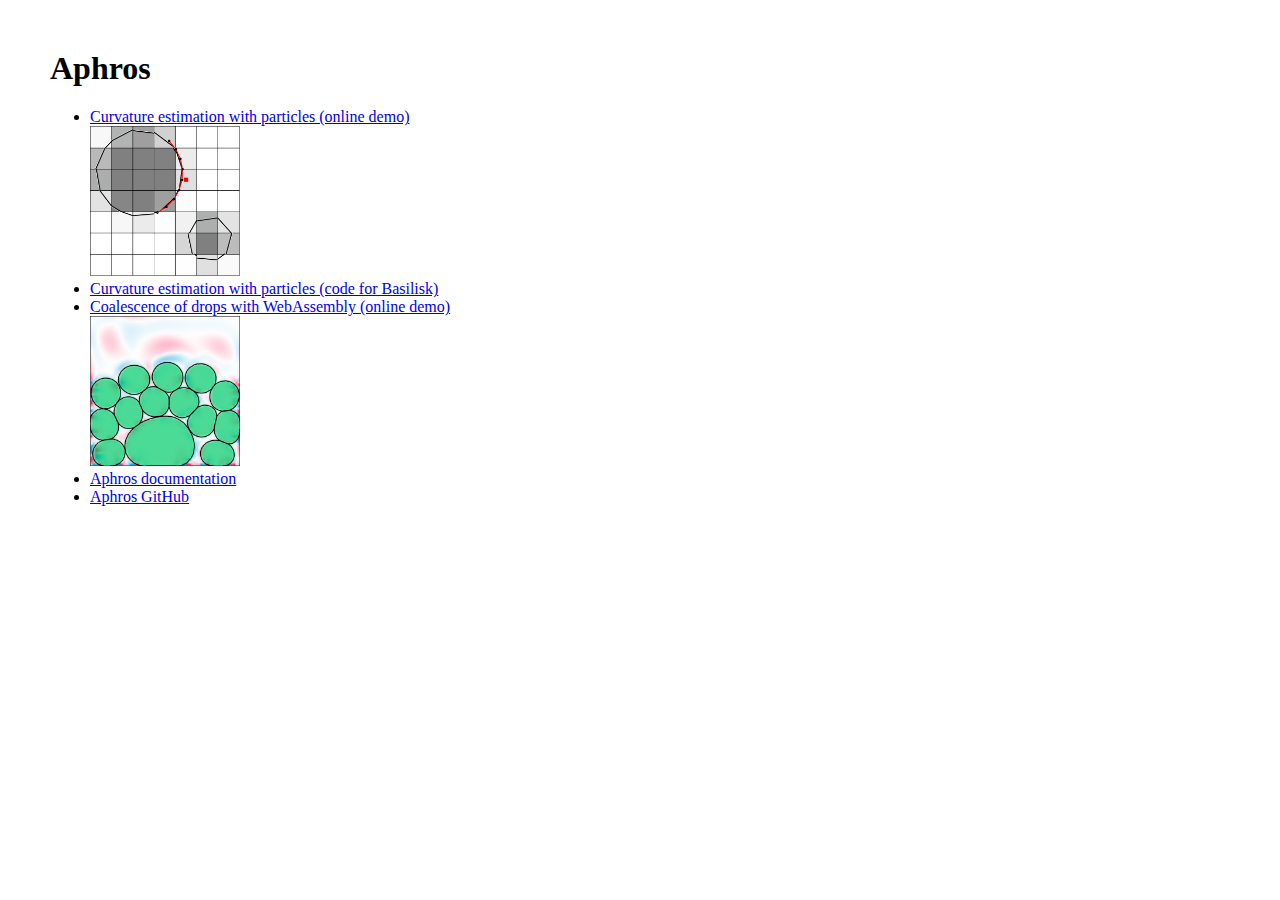
<file: index.html>
<!DOCTYPE HTML>
<html>
  <head>
    <meta charset="utf-8"/>
    <meta name="viewport" content="width=device-width, initial-scale=1.0, user-scalable=yes" />
    <link rel="canonical" href="https://cselab.github.io/aphros/index.html" />
    <style>
      body {
        margin: 50px;
      }
    </style>
  </head>
  <body>
    <h1>Aphros</h1>

    <ul>
      <li>
        <a href="curv.html">
          Curvature estimation with particles (online demo)<br>
          <img src="images/curv.png" height=150>
        </a>
      </li>
      <li>
        <a href="basilisk_partstr.zip">
          Curvature estimation with particles (code for Basilisk)
        </a>
      </li>
      <li>
        <a href="wasm/hydro.html">
          Coalescence of drops with WebAssembly (online demo)<br>
          <img src="images/hydro.png" height=150>
        </a>
      </li>
      <li>
        <a href="doc/index.html">Aphros documentation</a>
      </li>
      <li>
        <a href="https://github.com/cselab/aphros">Aphros GitHub</a>
      </li>
    </ul>
  </body>
</html>
</file>
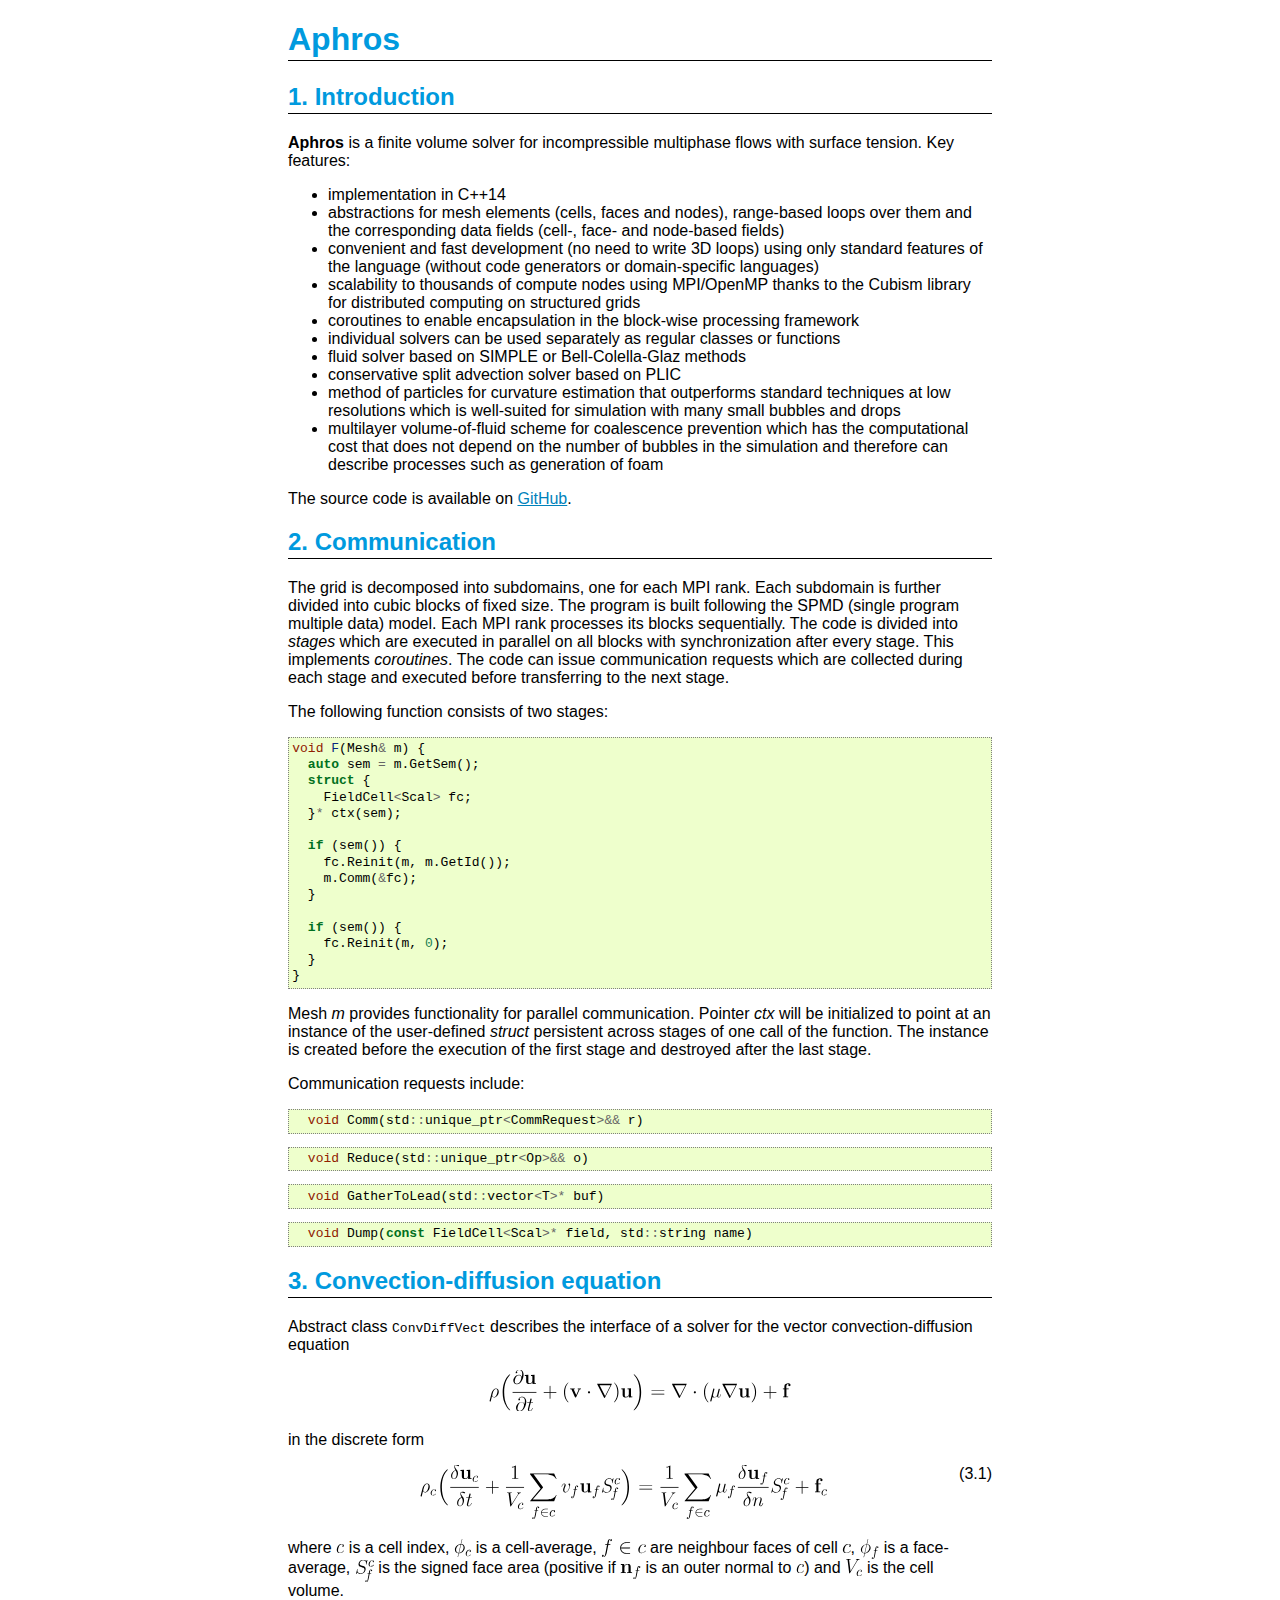
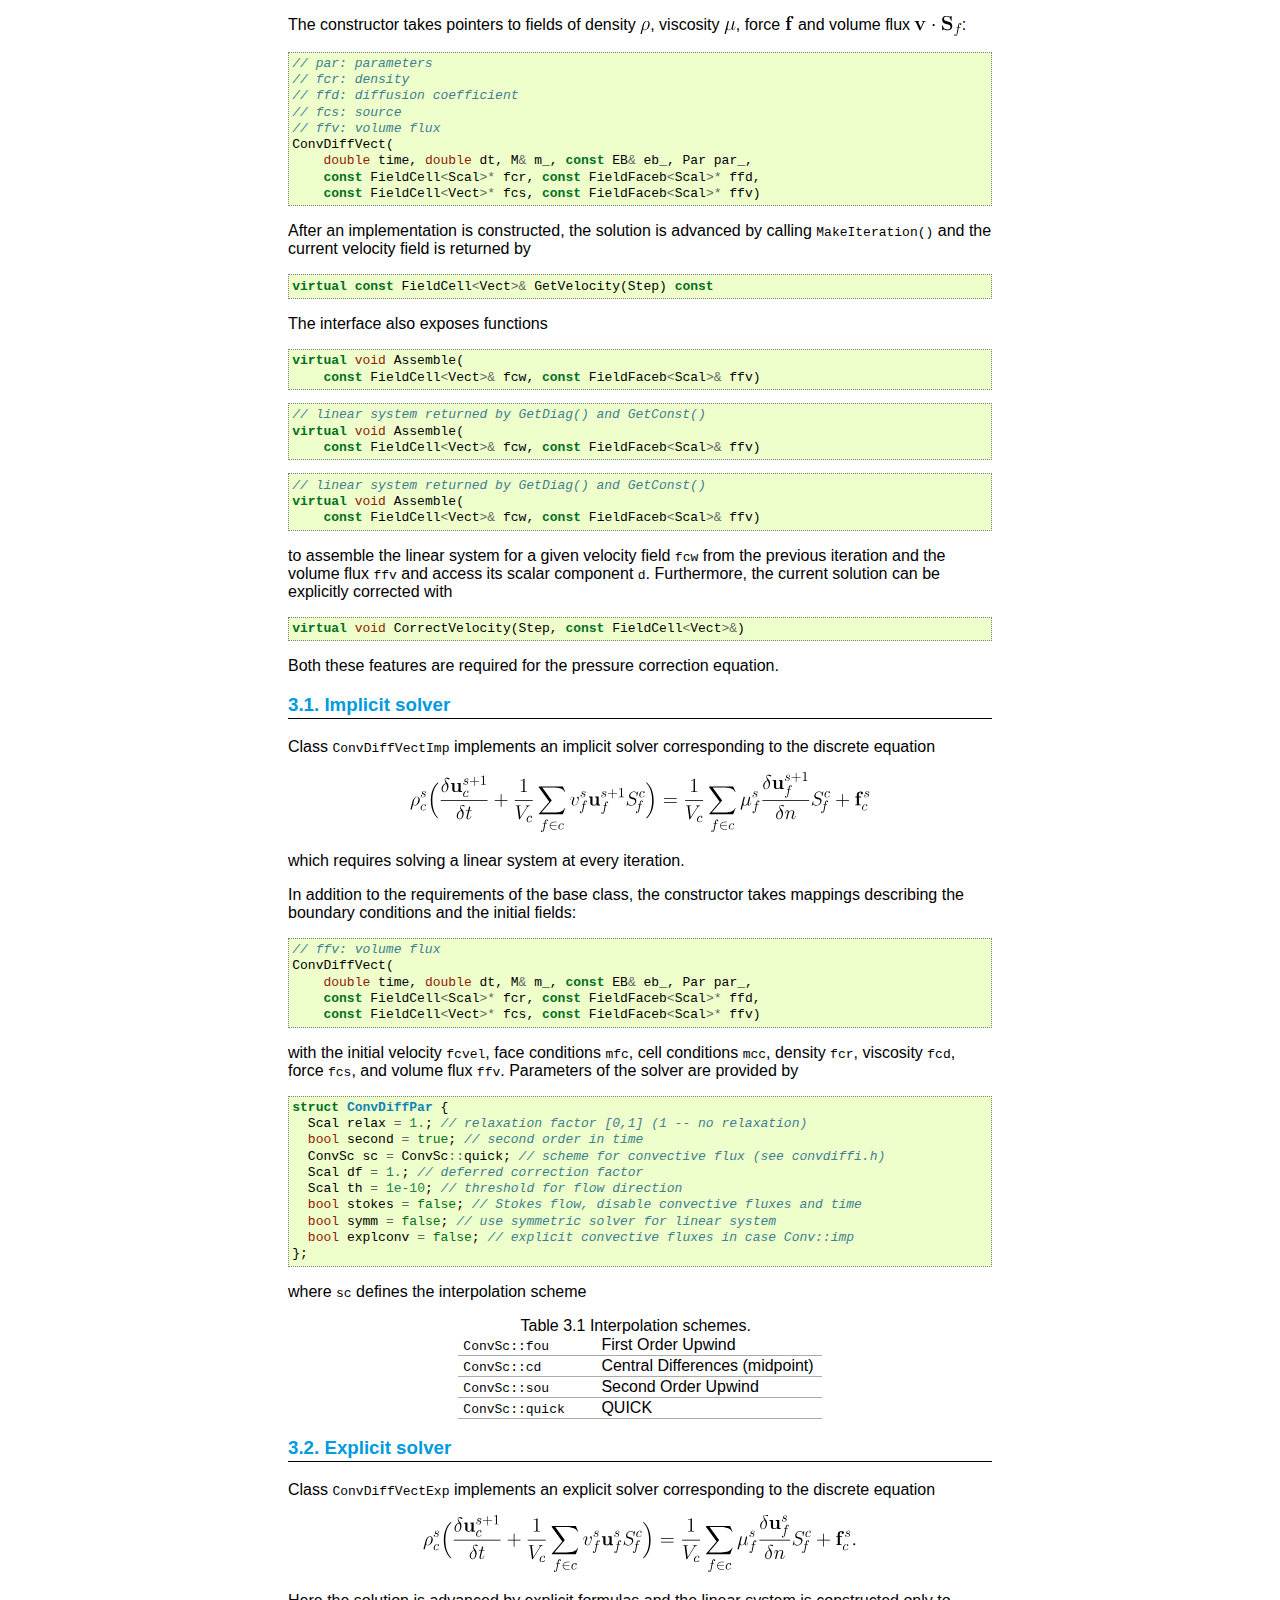
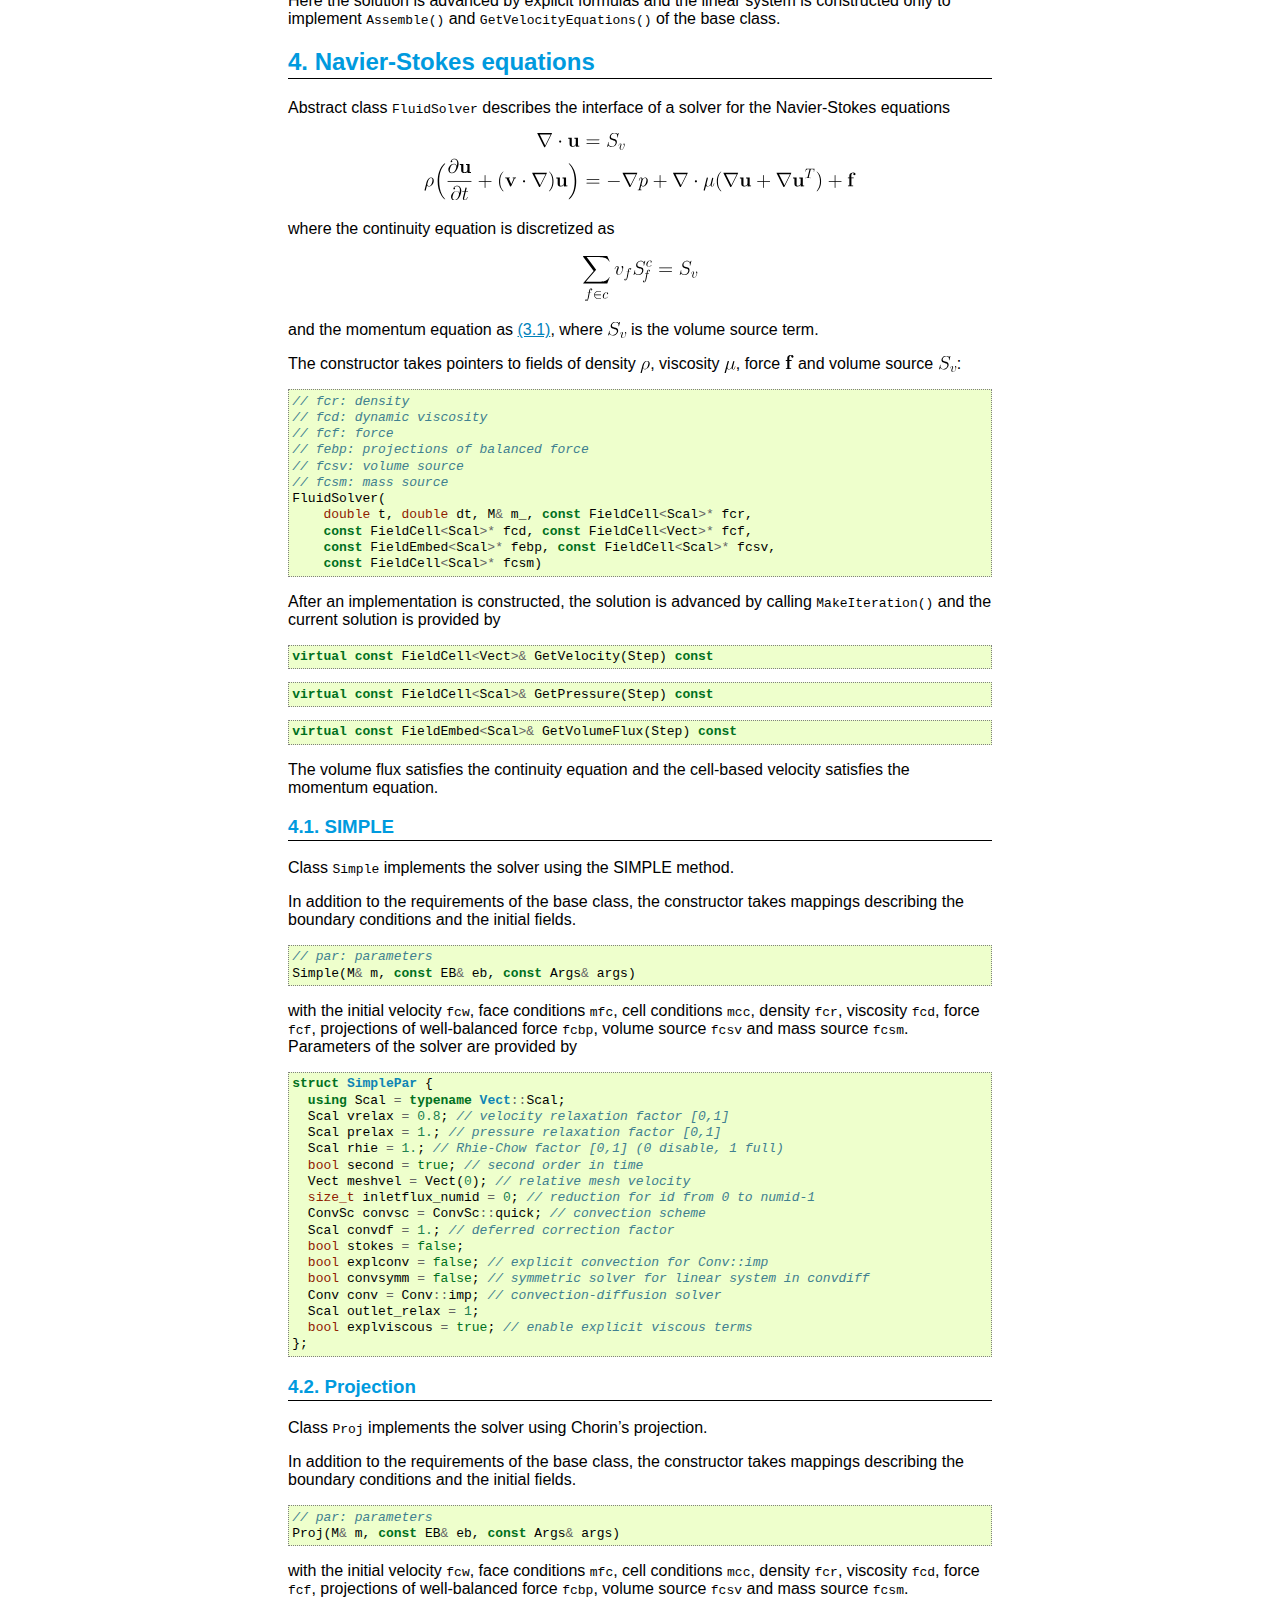
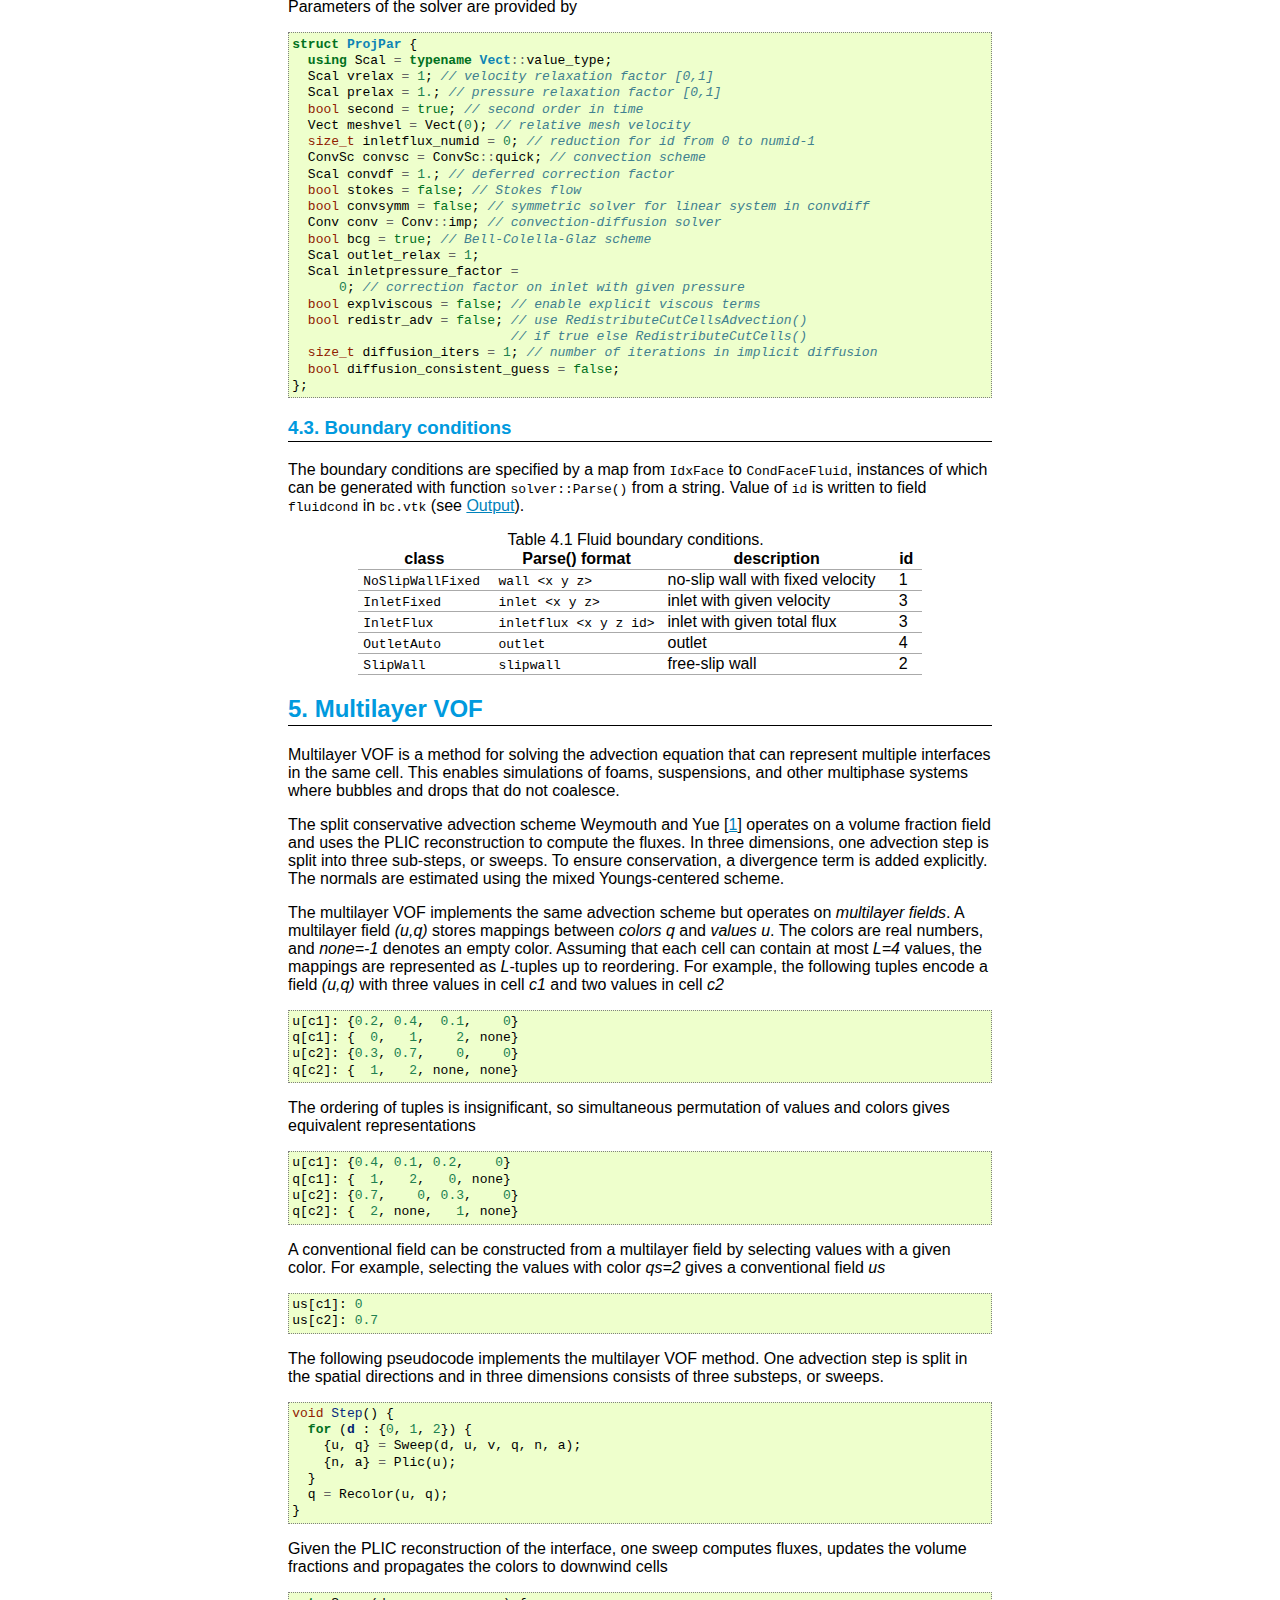
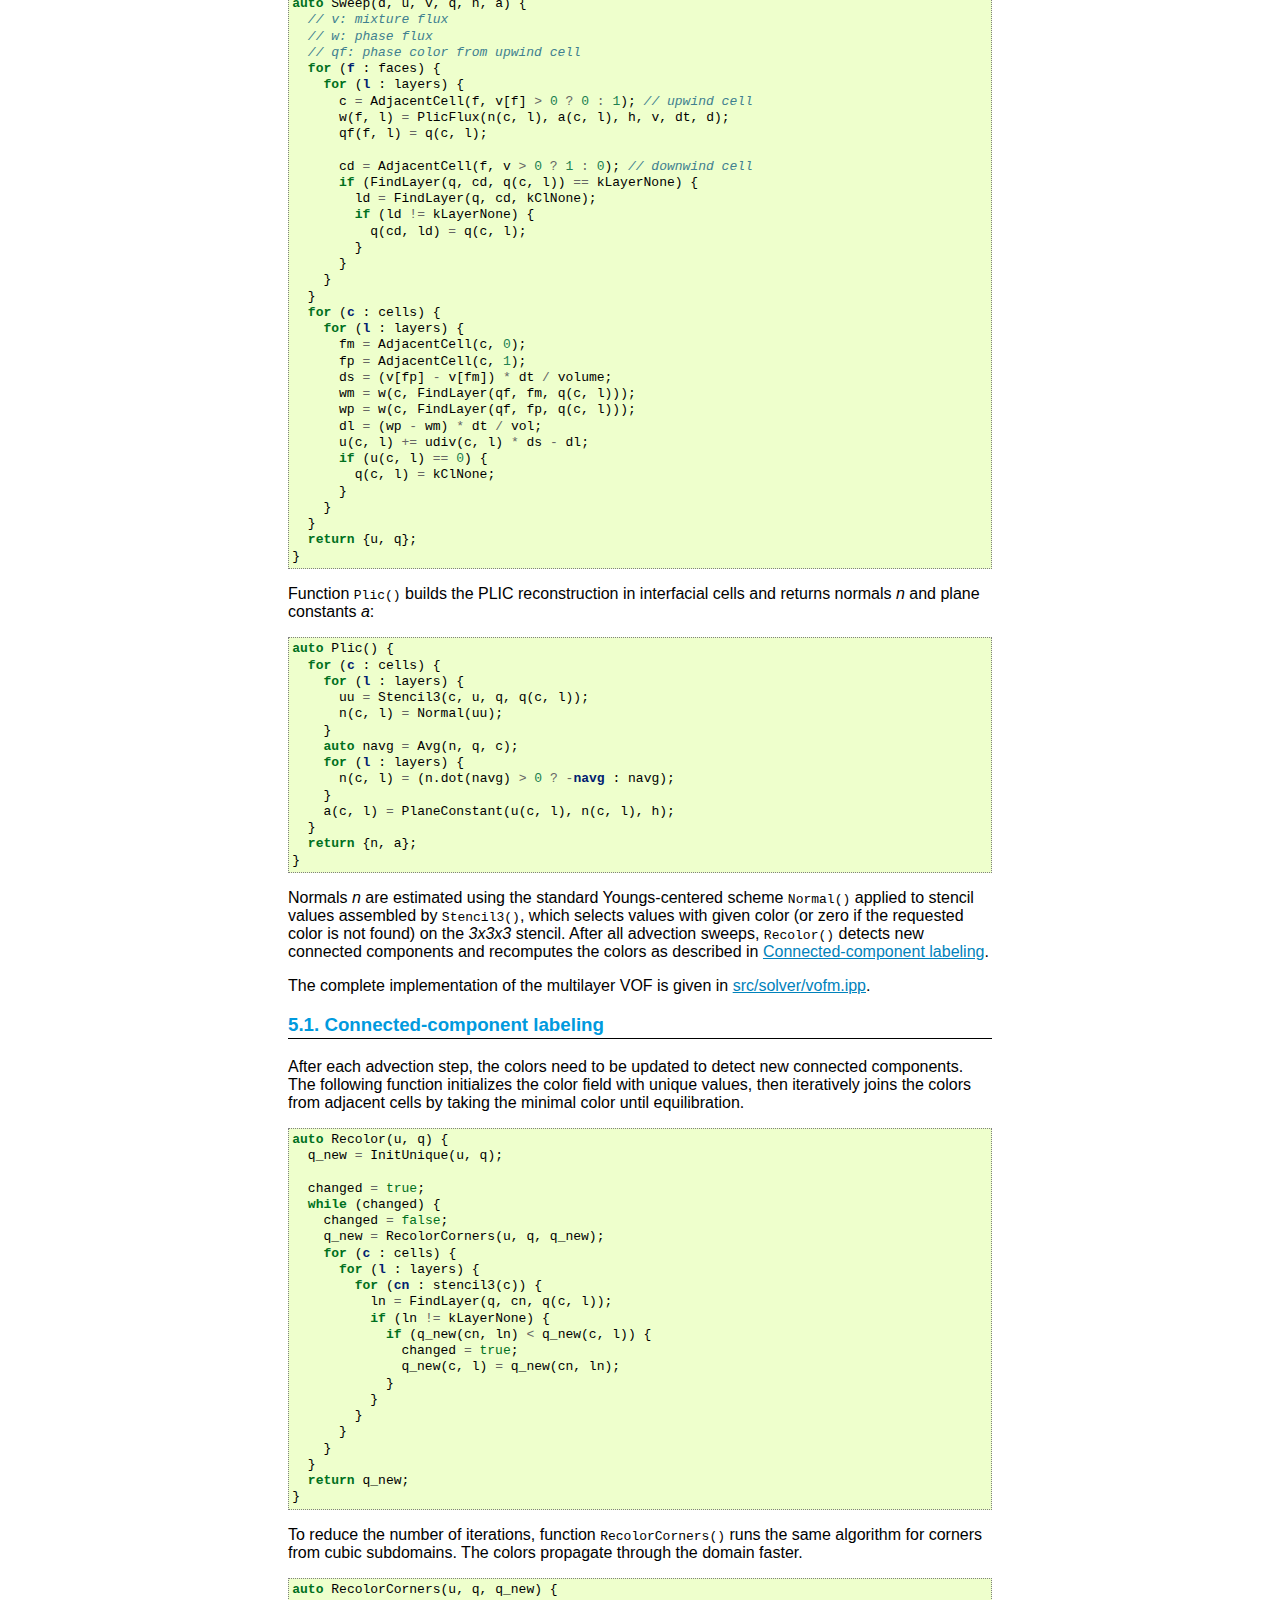
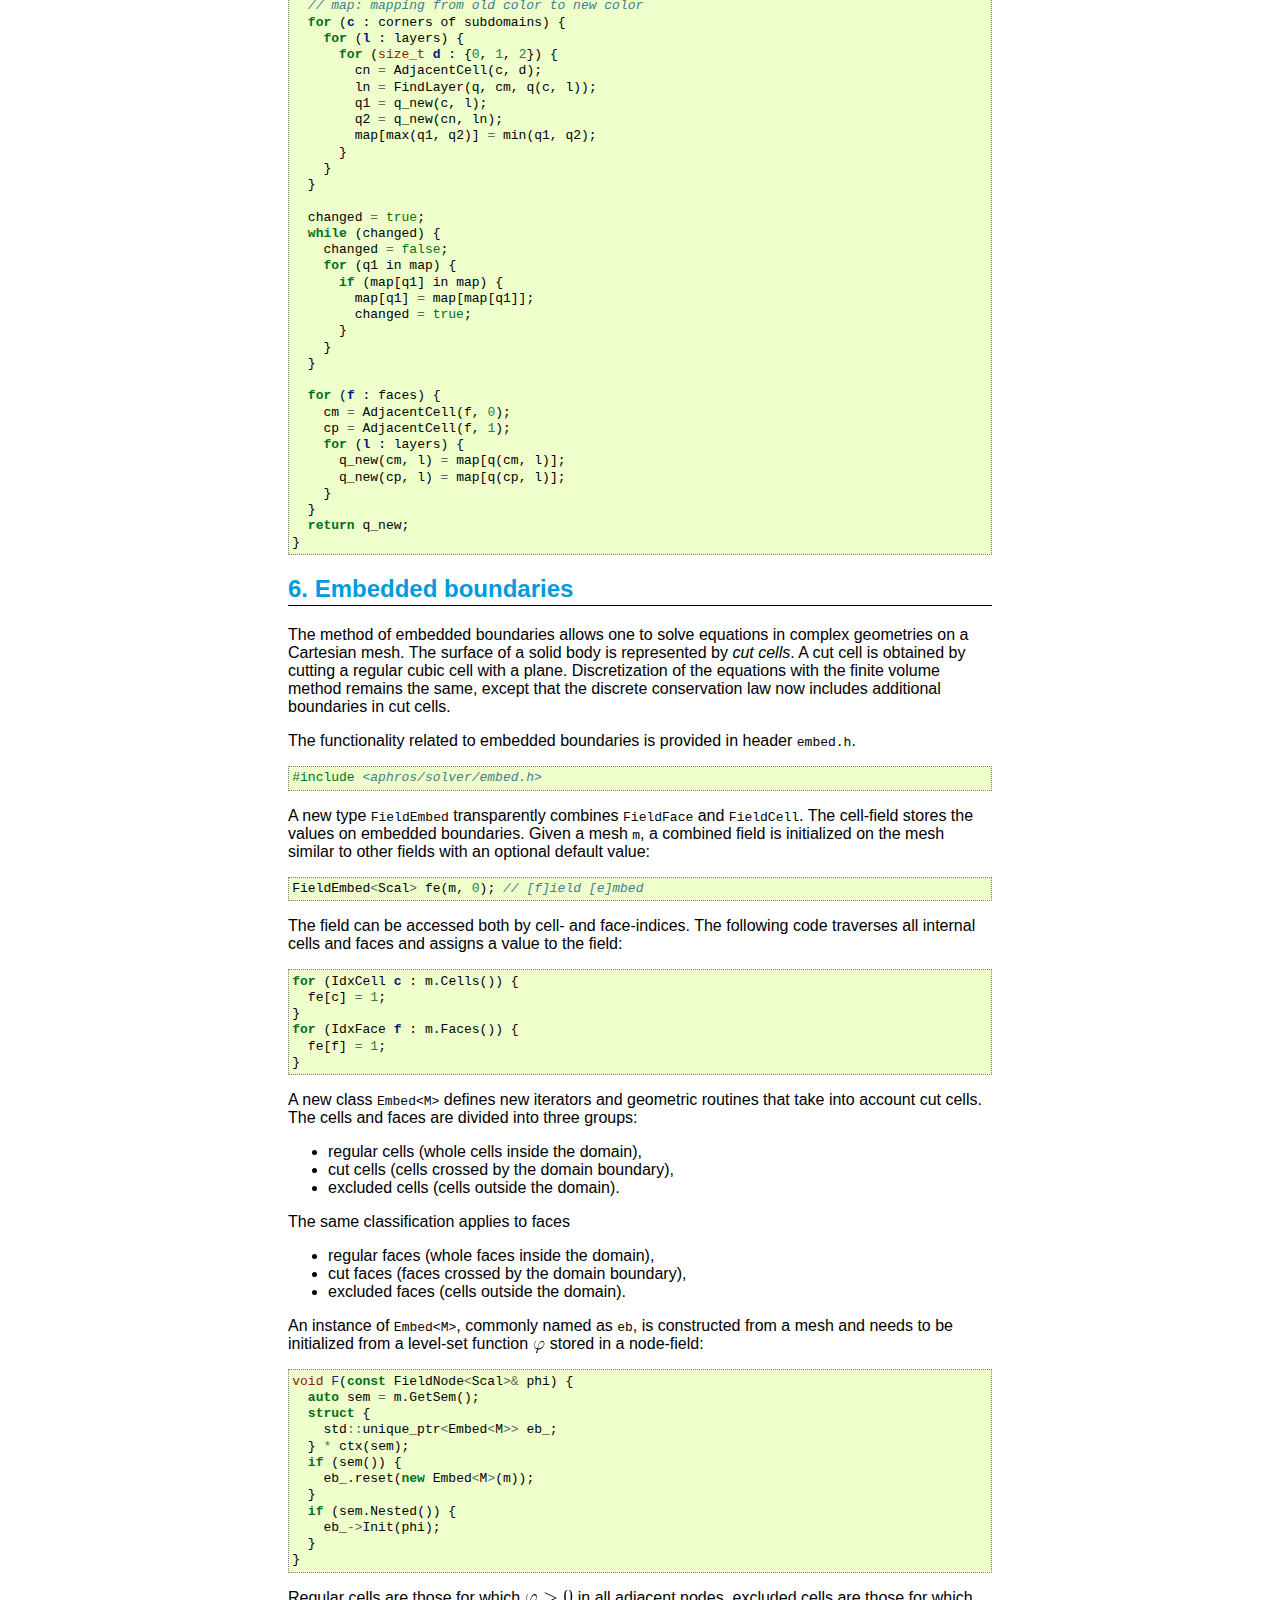
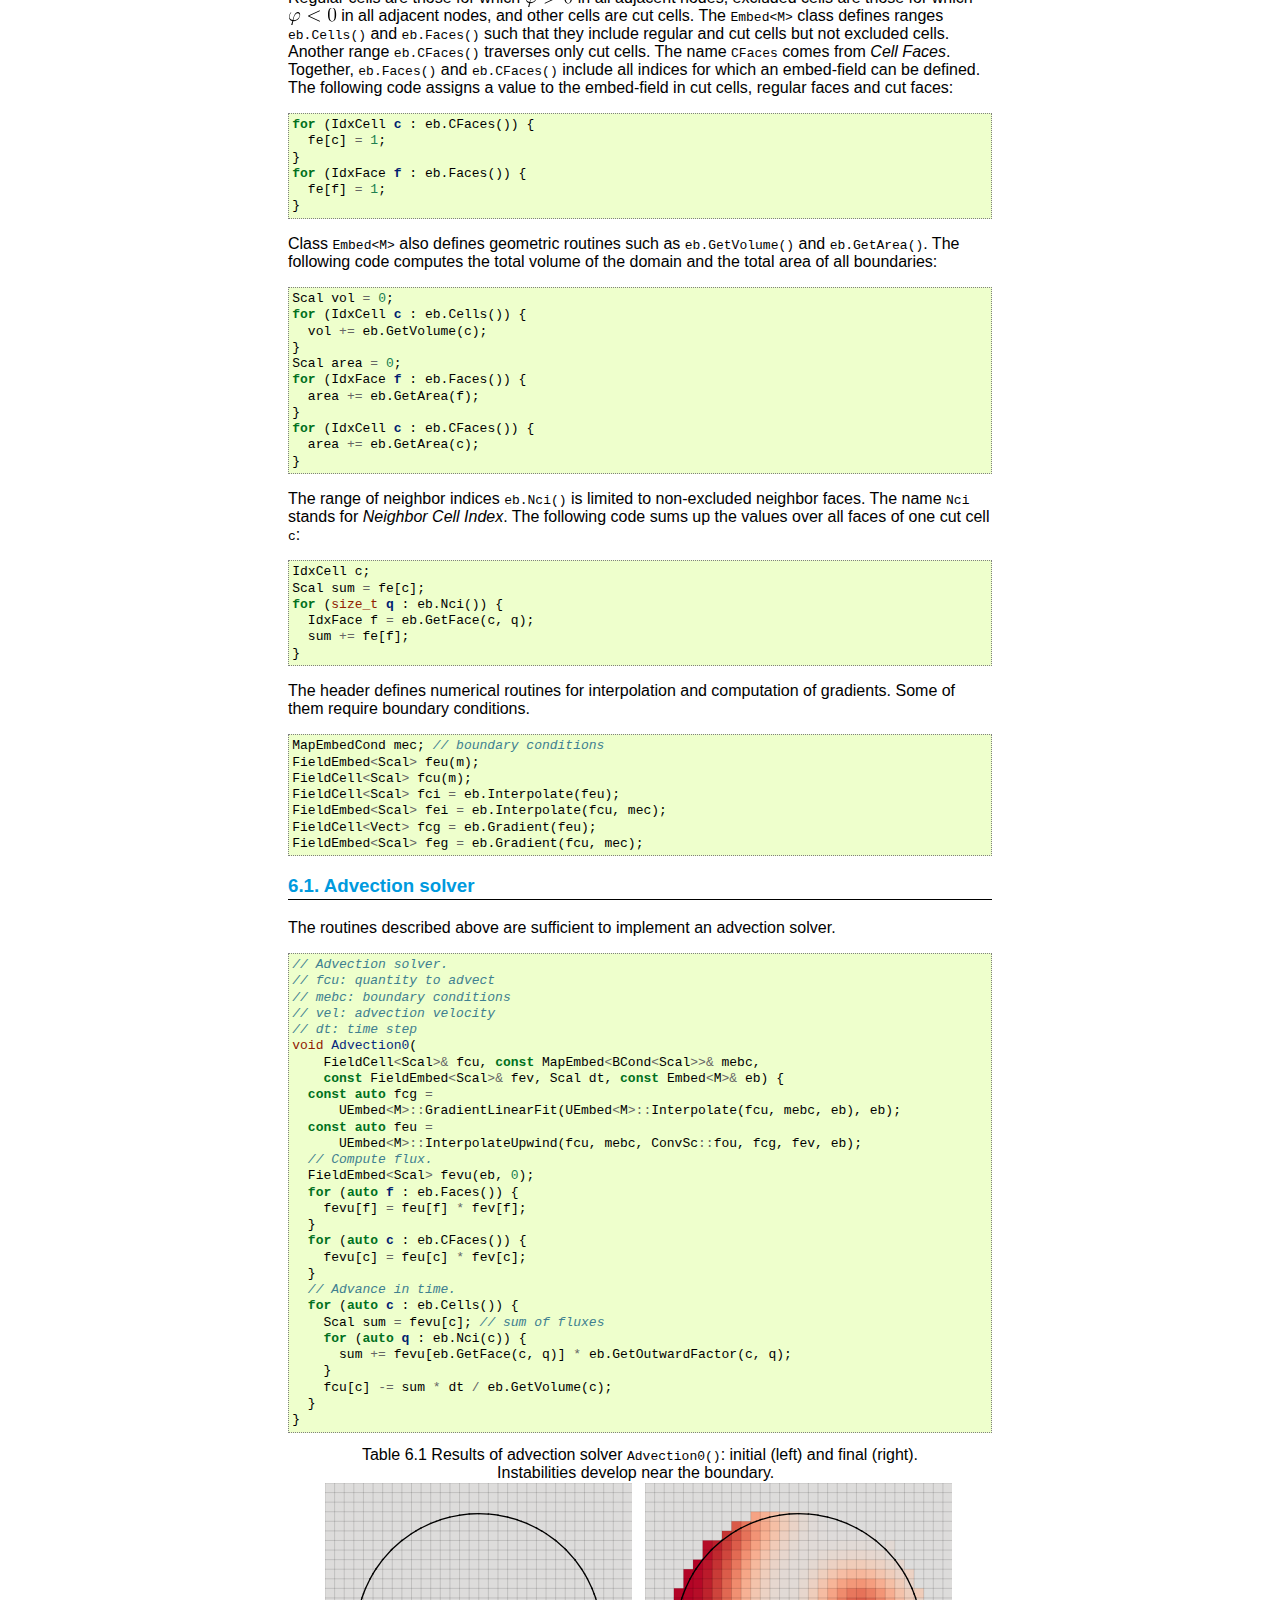
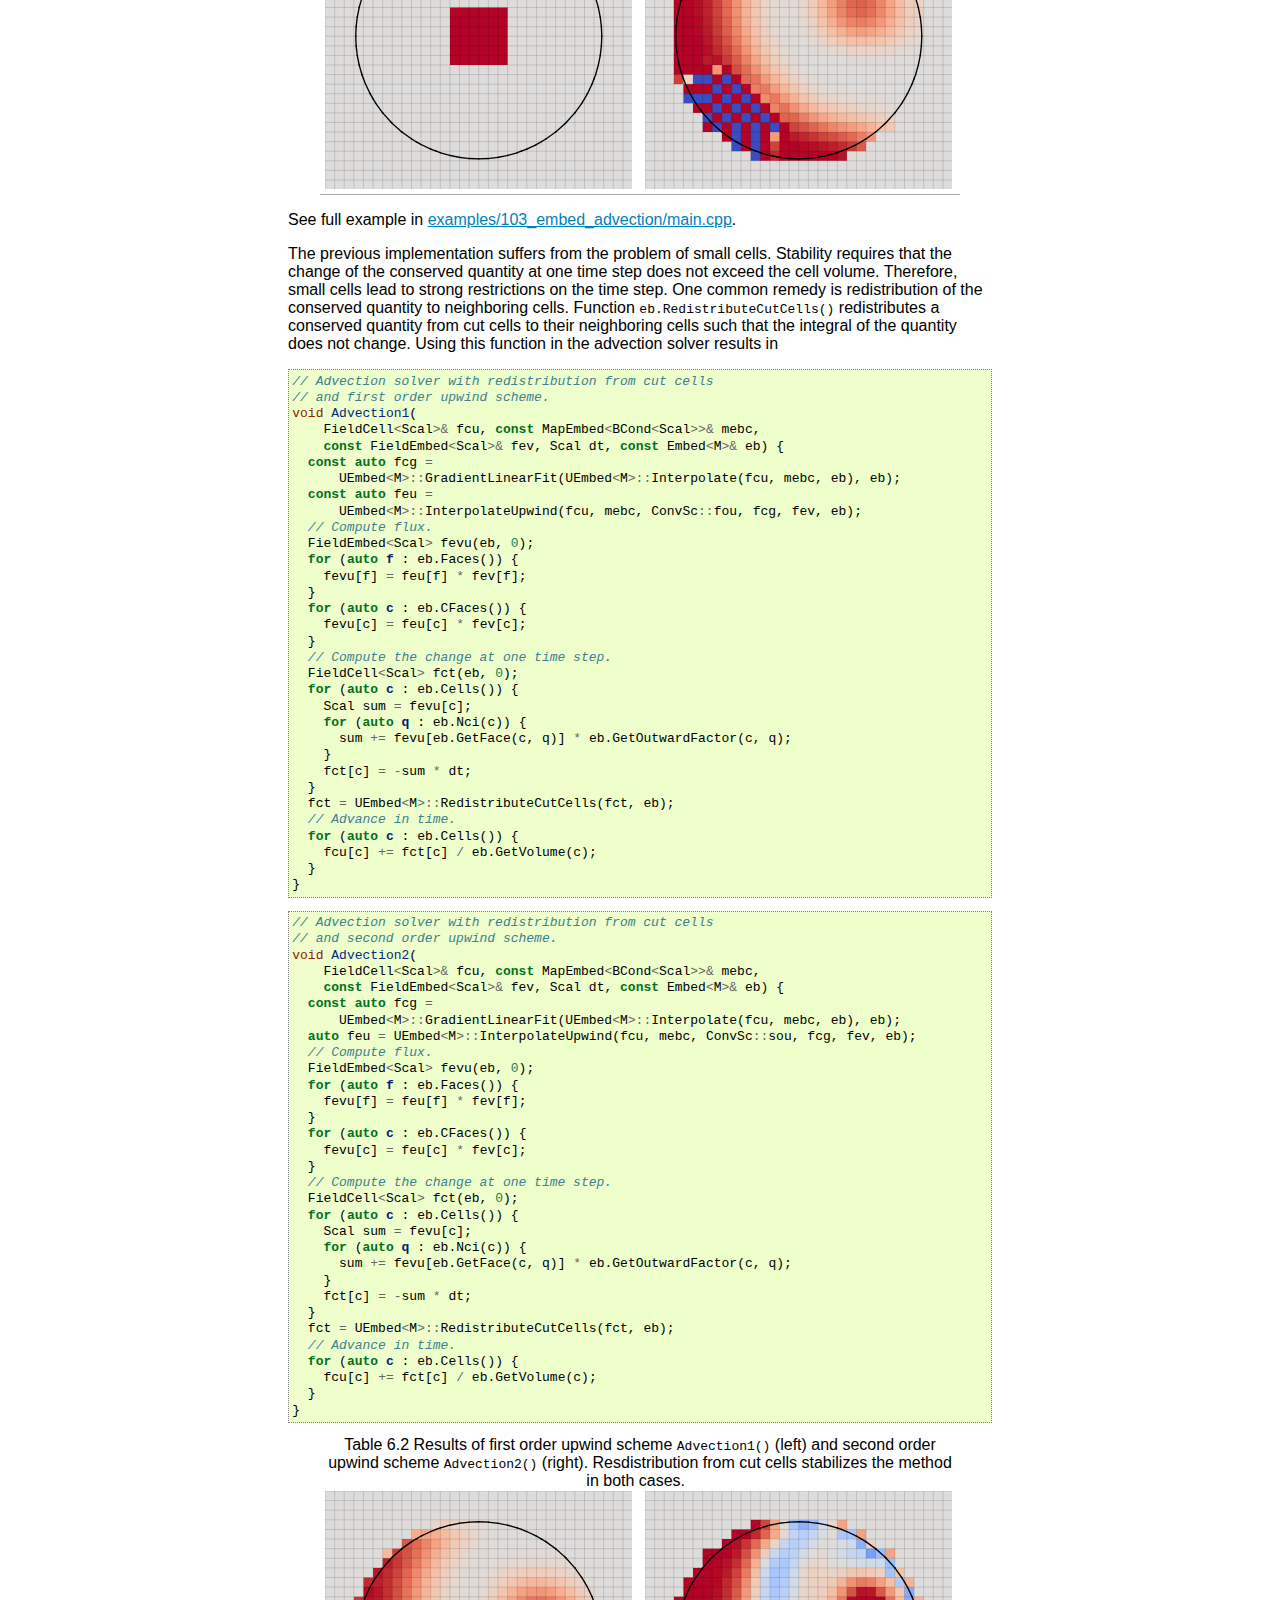
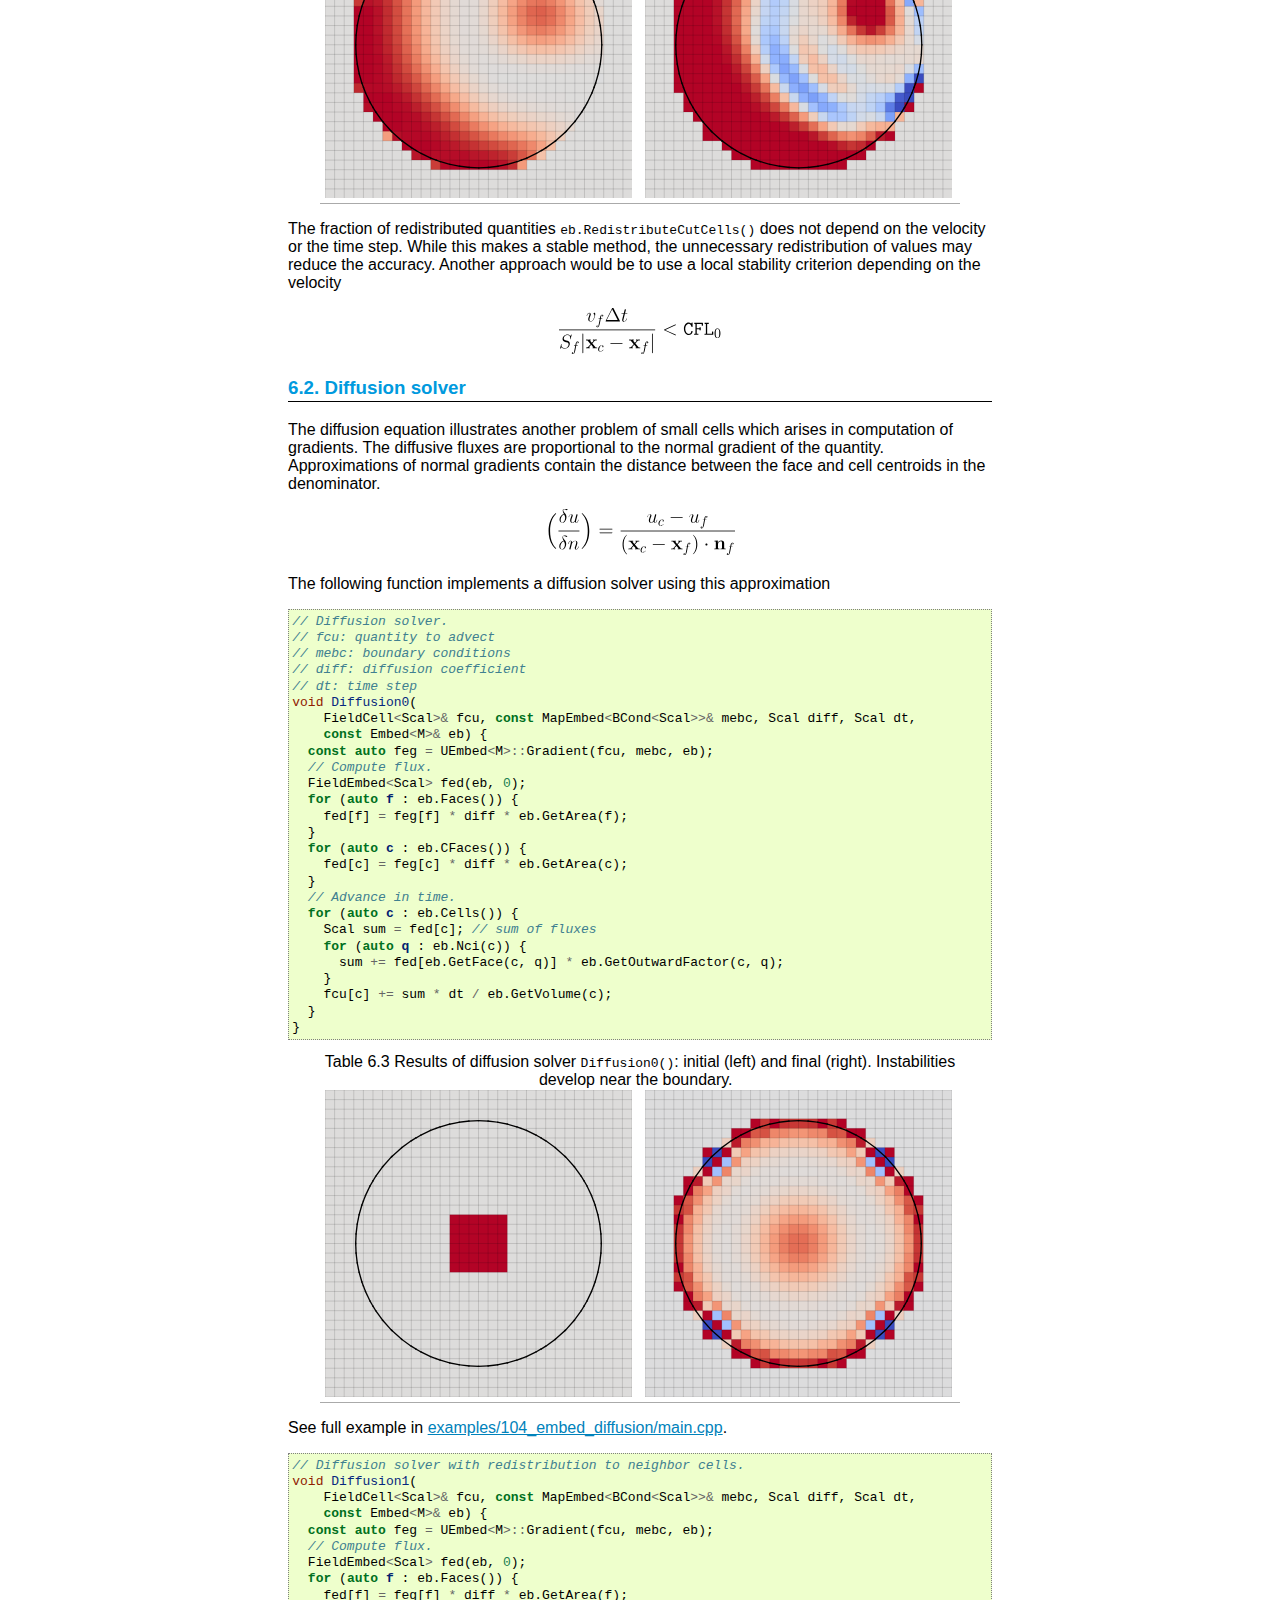
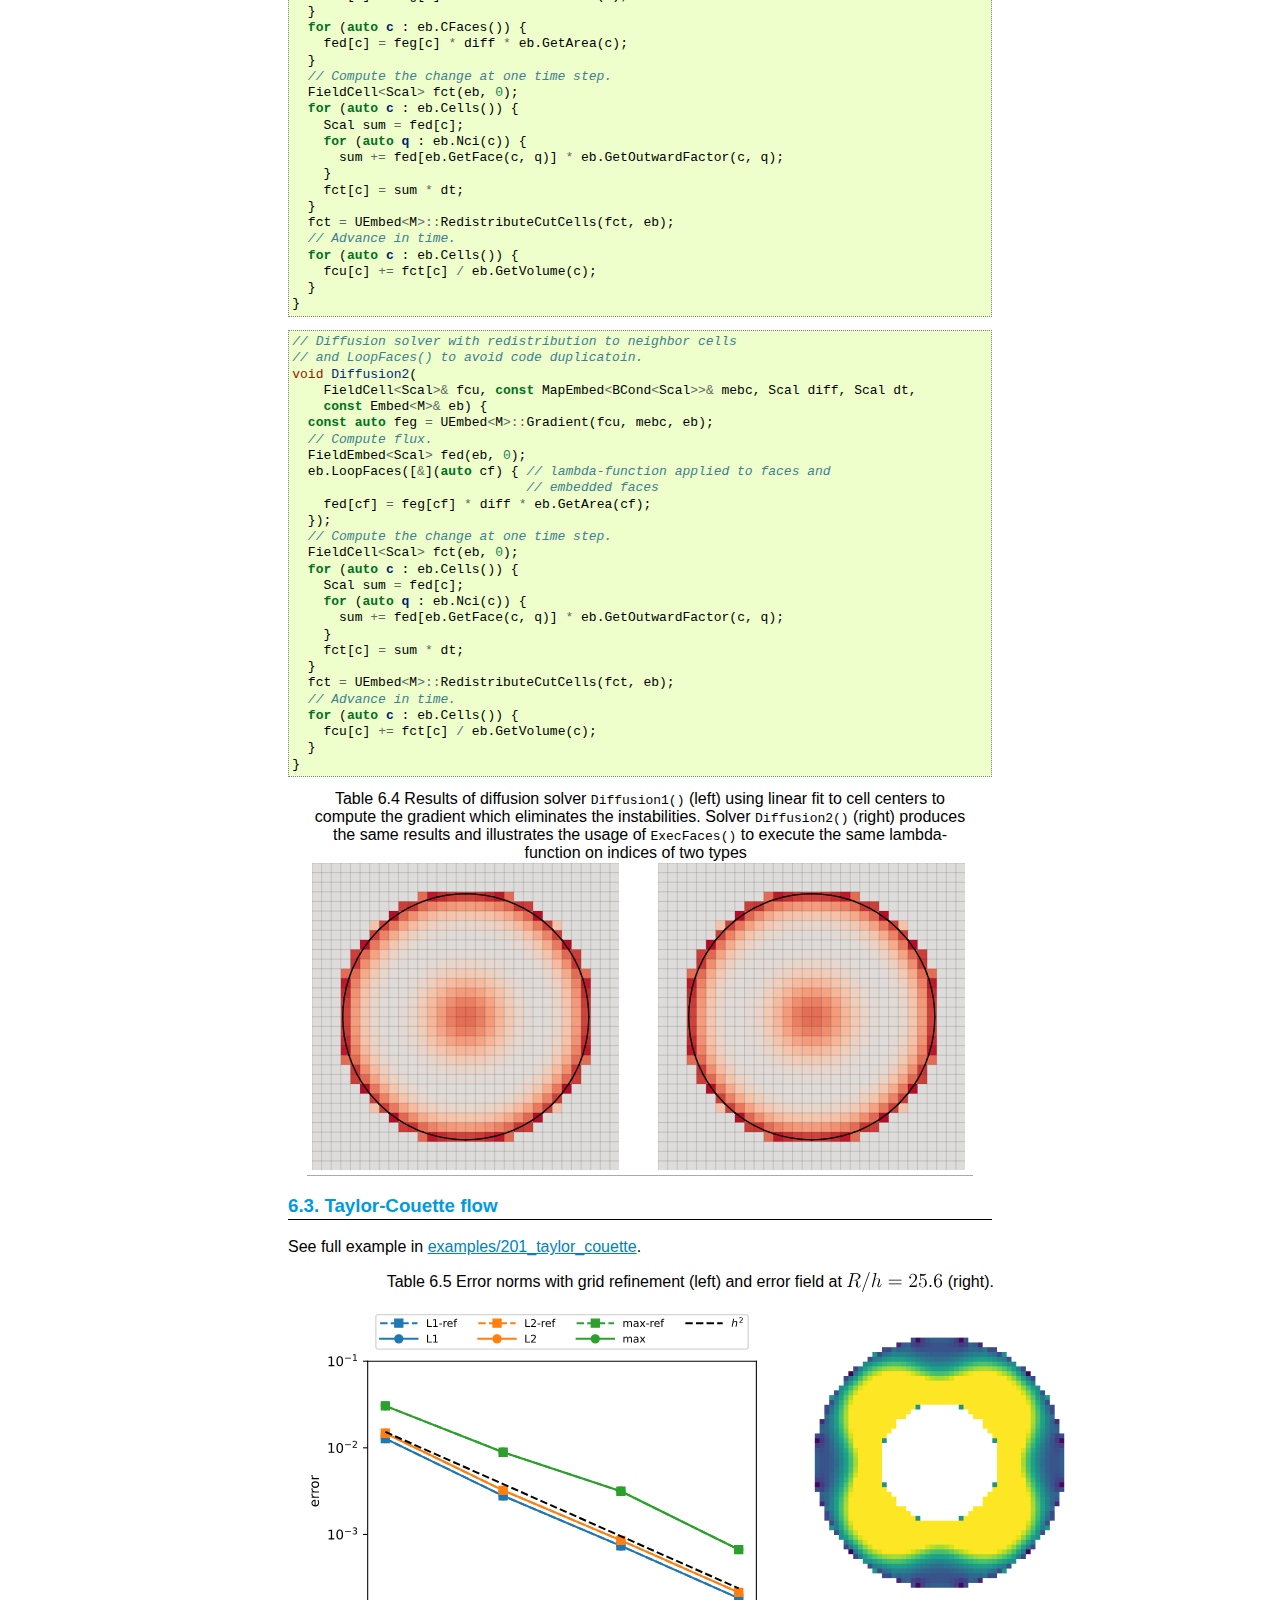
<file: doc/index.html>
<!DOCTYPE html>

<html lang="en" xmlns="http://www.w3.org/1999/xhtml">
  <head>
    <meta charset="utf-8" />
    <meta name="viewport" content="width=device-width, initial-scale=1.0, user-scalable=yes" />
    <title>Aphros 0.1.2 documentation</title>
    <link rel="stylesheet" href="_static/pygments.css" type="text/css" />
    <link rel="stylesheet" href="_static/basic.css" type="text/css" />
    <link rel="stylesheet" type="text/css" href="_static/pygments.css" />
    <link rel="stylesheet" type="text/css" href="_static/basic.css" />
  </head>

<body>
  
  <div class="section" id="aphros">
<h1>Aphros<a class="headerlink" href="#aphros" title="Permalink to this headline">¶</a></h1>
<div class="toctree-wrapper compound">
<span id="document-intro"></span><div class="section" id="introduction">
<h2><span class="section-number">1. </span>Introduction<a class="headerlink" href="#introduction" title="Permalink to this headline">¶</a></h2>
<p><strong>Aphros</strong> is a finite volume solver for incompressible multiphase flows with
surface tension. Key features:</p>
<ul class="simple">
<li><p>implementation in C++14</p></li>
<li><p>abstractions for mesh elements (cells, faces and nodes),
range-based loops over them
and the corresponding data fields (cell-, face- and node-based fields)</p></li>
<li><p>convenient and fast development (no need to write 3D loops)
using only standard features of the language
(without code generators or domain-specific languages)</p></li>
<li><p>scalability to thousands of compute nodes using MPI/OpenMP
thanks to the Cubism library for distributed computing on structured grids</p></li>
<li><p>coroutines to enable encapsulation in the block-wise processing framework</p></li>
<li><p>individual solvers can be used separately as regular classes or functions</p></li>
<li><p>fluid solver based on SIMPLE or Bell-Colella-Glaz methods</p></li>
<li><p>conservative split advection solver based on PLIC</p></li>
<li><p>method of particles for curvature estimation that outperforms
standard techniques at low resolutions
which is well-suited for simulation with many small bubbles and drops</p></li>
<li><p>multilayer volume-of-fluid scheme for coalescence prevention
which has the computational cost that does not depend on the number
of bubbles in the simulation and therefore
can describe processes such as generation of foam</p></li>
</ul>
<p>The source code is available on <a class="reference external" href="https://github.com/cselab/aphros">GitHub</a>.</p>
</div>
<span id="document-comm"></span><div class="section" id="communication">
<span id="s-comm"></span><h2><span class="section-number">2. </span>Communication<a class="headerlink" href="#communication" title="Permalink to this headline">¶</a></h2>
<p>The grid is decomposed into subdomains, one for each MPI rank.
Each subdomain is further divided into cubic blocks of fixed size.
The program is built following the SPMD (single program multiple data) model.
Each MPI rank processes its blocks sequentially.
The code is divided into <em>stages</em>
which are executed in parallel on all blocks
with synchronization after every stage.
This implements <em>coroutines</em>.
The code can issue communication requests
which are collected during each stage
and executed before transferring to the next stage.</p>
<p>The following function consists of two stages:</p>
<div class="highlight-cpp notranslate"><div class="highlight"><pre><span></span><span class="kt">void</span> <span class="nf">F</span><span class="p">(</span><span class="n">Mesh</span><span class="o">&amp;</span> <span class="n">m</span><span class="p">)</span> <span class="p">{</span>
  <span class="k">auto</span> <span class="n">sem</span> <span class="o">=</span> <span class="n">m</span><span class="p">.</span><span class="n">GetSem</span><span class="p">();</span>
  <span class="k">struct</span> <span class="p">{</span>
    <span class="n">FieldCell</span><span class="o">&lt;</span><span class="n">Scal</span><span class="o">&gt;</span> <span class="n">fc</span><span class="p">;</span>
  <span class="p">}</span><span class="o">*</span> <span class="n">ctx</span><span class="p">(</span><span class="n">sem</span><span class="p">);</span>

  <span class="k">if</span> <span class="p">(</span><span class="n">sem</span><span class="p">())</span> <span class="p">{</span>
    <span class="n">fc</span><span class="p">.</span><span class="n">Reinit</span><span class="p">(</span><span class="n">m</span><span class="p">,</span> <span class="n">m</span><span class="p">.</span><span class="n">GetId</span><span class="p">());</span>
    <span class="n">m</span><span class="p">.</span><span class="n">Comm</span><span class="p">(</span><span class="o">&amp;</span><span class="n">fc</span><span class="p">);</span>
  <span class="p">}</span>

  <span class="k">if</span> <span class="p">(</span><span class="n">sem</span><span class="p">())</span> <span class="p">{</span>
    <span class="n">fc</span><span class="p">.</span><span class="n">Reinit</span><span class="p">(</span><span class="n">m</span><span class="p">,</span> <span class="mi">0</span><span class="p">);</span>
  <span class="p">}</span>
<span class="p">}</span>
</pre></div>
</div>
<p>Mesh <cite>m</cite> provides functionality for parallel communication.
Pointer <cite>ctx</cite> will be initialized to point at an instance
of the user-defined <cite>struct</cite> persistent across stages
of one call of the function.
The instance is created before the execution of the first stage
and destroyed after the last stage.</p>
<p>Communication requests include:</p>
<div class="highlight-cpp notranslate"><div class="highlight"><pre><span></span>  <span class="kt">void</span> <span class="n">Comm</span><span class="p">(</span><span class="n">std</span><span class="o">::</span><span class="n">unique_ptr</span><span class="o">&lt;</span><span class="n">CommRequest</span><span class="o">&gt;&amp;&amp;</span> <span class="n">r</span><span class="p">)</span>
</pre></div>
</div>
<div class="highlight-cpp notranslate"><div class="highlight"><pre><span></span>  <span class="kt">void</span> <span class="n">Reduce</span><span class="p">(</span><span class="n">std</span><span class="o">::</span><span class="n">unique_ptr</span><span class="o">&lt;</span><span class="n">Op</span><span class="o">&gt;&amp;&amp;</span> <span class="n">o</span><span class="p">)</span>
</pre></div>
</div>
<div class="highlight-cpp notranslate"><div class="highlight"><pre><span></span>  <span class="kt">void</span> <span class="n">GatherToLead</span><span class="p">(</span><span class="n">std</span><span class="o">::</span><span class="n">vector</span><span class="o">&lt;</span><span class="n">T</span><span class="o">&gt;*</span> <span class="n">buf</span><span class="p">)</span>
</pre></div>
</div>
<div class="highlight-cpp notranslate"><div class="highlight"><pre><span></span>  <span class="kt">void</span> <span class="n">Dump</span><span class="p">(</span><span class="k">const</span> <span class="n">FieldCell</span><span class="o">&lt;</span><span class="n">Scal</span><span class="o">&gt;*</span> <span class="n">field</span><span class="p">,</span> <span class="n">std</span><span class="o">::</span><span class="n">string</span> <span class="n">name</span><span class="p">)</span>
</pre></div>
</div>
</div>
<span id="document-convdiff"></span><div class="section" id="convection-diffusion-equation">
<span id="s-convdiff"></span><h2><span class="section-number">3. </span>Convection-diffusion equation<a class="headerlink" href="#convection-diffusion-equation" title="Permalink to this headline">¶</a></h2>
<p>Abstract class <code class="docutils literal notranslate"><span class="pre">ConvDiffVect</span></code> describes the interface
of a solver for the vector convection-diffusion equation</p>
<div class="math">
<p><img src="_images/math/411eacddfb096a19ce9fcebf7e3b15fb1974bf92.svg" alt="\rho \Big(
\frac{\partial \mathbf{u}}{\partial t}
+ (\mathbf{v}\cdot\nabla) \mathbf{u}
\Big)
= \nabla \cdot (\mu \nabla \mathbf{u})
+ \mathbf{f}"/></p>
</div><p>in the discrete form</p>
<div class="math" id="equation-e-momentum">
<p><span class="eqno">(3.1)<a class="headerlink" href="#equation-e-momentum" title="Permalink to this equation">¶</a></span><img src="_images/math/0f93facf5b44568d71ef4da031d12521dda135e8.svg" alt="\rho_c \Big(
\frac{\delta \mathbf{u}_c}{\delta t}
+ \frac{1}{V_c}\sum_{f\in c} v_f \mathbf{u}_f S^c_{\!f}
\Big)
= \frac{1}{V_c}\sum_{f\in c} \mu_f
  \frac{\delta \mathbf{u}_f}{\delta n} S^c_{\!f}
+ \mathbf{f}_c"/></p>
</div><p>where <img class="math" src="_images/math/c638da8edb6ea1a653ade24e1409935eca6a1521.svg" alt="c" style="vertical-align: 0px"/> is a cell index,
<img class="math" src="_images/math/094bd97918d7c5d512e1cef3860853479e1ede35.svg" alt="\phi_c" style="vertical-align: -4px"/> is a cell-average,
<img class="math" src="_images/math/bea1295cdbb6955826a09b2733b95dacd4bcacee.svg" alt="f\in c" style="vertical-align: -4px"/> are neighbour faces of cell <img class="math" src="_images/math/c638da8edb6ea1a653ade24e1409935eca6a1521.svg" alt="c" style="vertical-align: 0px"/>,
<img class="math" src="_images/math/f8ca91f214fad6effa57d0d20e84c87cfd98193d.svg" alt="\phi_f" style="vertical-align: -6px"/> is a face-average,
<img class="math" src="_images/math/3fcf89a142bda32d674fd6dc581a9bc8a78019ca.svg" alt="S^c_{\!f}" style="vertical-align: -9px"/> is the signed face area
(positive if <img class="math" src="_images/math/64d4bdeef60a070469a0751f01649948f10230d8.svg" alt="\mathbf{n}_f" style="vertical-align: -6px"/> is an outer normal to <img class="math" src="_images/math/c638da8edb6ea1a653ade24e1409935eca6a1521.svg" alt="c" style="vertical-align: 0px"/>)
and <img class="math" src="_images/math/ecfeec93a62e6cd13a536d2d9cc5d030fc64cd36.svg" alt="V_c" style="vertical-align: -3px"/> is the cell volume.</p>
<p>The constructor takes pointers to fields
of density <img class="math" src="_images/math/c0b7d0efa01d88ed6cee9d05c7eb34ab94673410.svg" alt="\rho" style="vertical-align: -4px"/>,
viscosity <img class="math" src="_images/math/9f098d39174fed0d9a72b2b71a93a15d7206caed.svg" alt="\mu" style="vertical-align: -4px"/>,
force <img class="math" src="_images/math/2e98bd810f8898db9973d1651402fcfc80b7ee26.svg" alt="\mathbf{f}" style="vertical-align: 0px"/>
and volume flux <img class="math" src="_images/math/ca0027a941a14f7ca9bceafdb3c555cfb4212487.svg" alt="\mathbf{v} \cdot \mathbf{S}_f" style="vertical-align: -6px"/>:</p>
<div class="highlight-cpp notranslate"><div class="highlight"><pre><span></span><span class="c1">// par: parameters</span>
<span class="c1">// fcr: density</span>
<span class="c1">// ffd: diffusion coefficient</span>
<span class="c1">// fcs: source</span>
<span class="c1">// ffv: volume flux</span>
<span class="n">ConvDiffVect</span><span class="p">(</span>
    <span class="kt">double</span> <span class="n">time</span><span class="p">,</span> <span class="kt">double</span> <span class="n">dt</span><span class="p">,</span> <span class="n">M</span><span class="o">&amp;</span> <span class="n">m_</span><span class="p">,</span> <span class="k">const</span> <span class="n">EB</span><span class="o">&amp;</span> <span class="n">eb_</span><span class="p">,</span> <span class="n">Par</span> <span class="n">par_</span><span class="p">,</span>
    <span class="k">const</span> <span class="n">FieldCell</span><span class="o">&lt;</span><span class="n">Scal</span><span class="o">&gt;*</span> <span class="n">fcr</span><span class="p">,</span> <span class="k">const</span> <span class="n">FieldFaceb</span><span class="o">&lt;</span><span class="n">Scal</span><span class="o">&gt;*</span> <span class="n">ffd</span><span class="p">,</span>
    <span class="k">const</span> <span class="n">FieldCell</span><span class="o">&lt;</span><span class="n">Vect</span><span class="o">&gt;*</span> <span class="n">fcs</span><span class="p">,</span> <span class="k">const</span> <span class="n">FieldFaceb</span><span class="o">&lt;</span><span class="n">Scal</span><span class="o">&gt;*</span> <span class="n">ffv</span><span class="p">)</span>
</pre></div>
</div>
<p>After an implementation is constructed, the solution
is advanced by calling <code class="docutils literal notranslate"><span class="pre">MakeIteration()</span></code>
and the current velocity field is returned by</p>
<div class="highlight-cpp notranslate"><div class="highlight"><pre><span></span><span class="k">virtual</span> <span class="k">const</span> <span class="n">FieldCell</span><span class="o">&lt;</span><span class="n">Vect</span><span class="o">&gt;&amp;</span> <span class="n">GetVelocity</span><span class="p">(</span><span class="n">Step</span><span class="p">)</span> <span class="k">const</span>
</pre></div>
</div>
<p>The interface also exposes functions</p>
<div class="highlight-cpp notranslate"><div class="highlight"><pre><span></span><span class="k">virtual</span> <span class="kt">void</span> <span class="n">Assemble</span><span class="p">(</span>
    <span class="k">const</span> <span class="n">FieldCell</span><span class="o">&lt;</span><span class="n">Vect</span><span class="o">&gt;&amp;</span> <span class="n">fcw</span><span class="p">,</span> <span class="k">const</span> <span class="n">FieldFaceb</span><span class="o">&lt;</span><span class="n">Scal</span><span class="o">&gt;&amp;</span> <span class="n">ffv</span><span class="p">)</span>
</pre></div>
</div>
<div class="highlight-cpp notranslate"><div class="highlight"><pre><span></span><span class="c1">// linear system returned by GetDiag() and GetConst()</span>
<span class="k">virtual</span> <span class="kt">void</span> <span class="n">Assemble</span><span class="p">(</span>
    <span class="k">const</span> <span class="n">FieldCell</span><span class="o">&lt;</span><span class="n">Vect</span><span class="o">&gt;&amp;</span> <span class="n">fcw</span><span class="p">,</span> <span class="k">const</span> <span class="n">FieldFaceb</span><span class="o">&lt;</span><span class="n">Scal</span><span class="o">&gt;&amp;</span> <span class="n">ffv</span><span class="p">)</span>
</pre></div>
</div>
<div class="highlight-cpp notranslate"><div class="highlight"><pre><span></span><span class="c1">// linear system returned by GetDiag() and GetConst()</span>
<span class="k">virtual</span> <span class="kt">void</span> <span class="n">Assemble</span><span class="p">(</span>
    <span class="k">const</span> <span class="n">FieldCell</span><span class="o">&lt;</span><span class="n">Vect</span><span class="o">&gt;&amp;</span> <span class="n">fcw</span><span class="p">,</span> <span class="k">const</span> <span class="n">FieldFaceb</span><span class="o">&lt;</span><span class="n">Scal</span><span class="o">&gt;&amp;</span> <span class="n">ffv</span><span class="p">)</span>
</pre></div>
</div>
<p>to assemble the linear system for a given velocity field
<code class="docutils literal notranslate"><span class="pre">fcw</span></code> from the previous iteration and the volume flux <code class="docutils literal notranslate"><span class="pre">ffv</span></code>
and access its scalar component <code class="docutils literal notranslate"><span class="pre">d</span></code>.
Furthermore, the current solution can be explicitly corrected
with</p>
<div class="highlight-cpp notranslate"><div class="highlight"><pre><span></span><span class="k">virtual</span> <span class="kt">void</span> <span class="n">CorrectVelocity</span><span class="p">(</span><span class="n">Step</span><span class="p">,</span> <span class="k">const</span> <span class="n">FieldCell</span><span class="o">&lt;</span><span class="n">Vect</span><span class="o">&gt;&amp;</span><span class="p">)</span>
</pre></div>
</div>
<p>Both these features are required for the pressure correction equation.</p>
<div class="section" id="implicit-solver">
<h3><span class="section-number">3.1. </span>Implicit solver<a class="headerlink" href="#implicit-solver" title="Permalink to this headline">¶</a></h3>
<p>Class <code class="docutils literal notranslate"><span class="pre">ConvDiffVectImp</span></code> implements an implicit solver
corresponding to the discrete equation</p>
<div class="math">
<p><img src="_images/math/f203a2984d0c4ec05322e233a36cde34a3ed33d0.svg" alt="\rho_c^s \Big(
\frac{\delta \mathbf{u}_c^{s+1}}{\delta t}
+ \frac{1}{V_c}\sum_{f\in c} v_f^s \mathbf{u}_f^{s+1} S^c_{\!f}
\Big)
= \frac{1}{V_c}\sum_{f\in c} \mu_f^s
  \frac{\delta \mathbf{u}_f^{s+1}}{\delta n} S^c_{\!f}
+ \mathbf{f}_c^s"/></p>
</div><p>which requires solving a linear system at every iteration.</p>
<p>In addition to the requirements of the base class,
the constructor takes mappings describing the boundary
conditions and the initial fields:</p>
<div class="highlight-cpp notranslate"><div class="highlight"><pre><span></span><span class="c1">// ffv: volume flux</span>
<span class="n">ConvDiffVect</span><span class="p">(</span>
    <span class="kt">double</span> <span class="n">time</span><span class="p">,</span> <span class="kt">double</span> <span class="n">dt</span><span class="p">,</span> <span class="n">M</span><span class="o">&amp;</span> <span class="n">m_</span><span class="p">,</span> <span class="k">const</span> <span class="n">EB</span><span class="o">&amp;</span> <span class="n">eb_</span><span class="p">,</span> <span class="n">Par</span> <span class="n">par_</span><span class="p">,</span>
    <span class="k">const</span> <span class="n">FieldCell</span><span class="o">&lt;</span><span class="n">Scal</span><span class="o">&gt;*</span> <span class="n">fcr</span><span class="p">,</span> <span class="k">const</span> <span class="n">FieldFaceb</span><span class="o">&lt;</span><span class="n">Scal</span><span class="o">&gt;*</span> <span class="n">ffd</span><span class="p">,</span>
    <span class="k">const</span> <span class="n">FieldCell</span><span class="o">&lt;</span><span class="n">Vect</span><span class="o">&gt;*</span> <span class="n">fcs</span><span class="p">,</span> <span class="k">const</span> <span class="n">FieldFaceb</span><span class="o">&lt;</span><span class="n">Scal</span><span class="o">&gt;*</span> <span class="n">ffv</span><span class="p">)</span>
</pre></div>
</div>
<p>with the initial velocity <code class="docutils literal notranslate"><span class="pre">fcvel</span></code>,
face conditions <code class="docutils literal notranslate"><span class="pre">mfc</span></code>,
cell conditions <code class="docutils literal notranslate"><span class="pre">mcc</span></code>,
density <code class="docutils literal notranslate"><span class="pre">fcr</span></code>,
viscosity <code class="docutils literal notranslate"><span class="pre">fcd</span></code>,
force <code class="docutils literal notranslate"><span class="pre">fcs</span></code>,
and volume flux <code class="docutils literal notranslate"><span class="pre">ffv</span></code>.
Parameters of the solver are provided by</p>
<div class="highlight-cpp notranslate"><div class="highlight"><pre><span></span><span class="k">struct</span> <span class="nc">ConvDiffPar</span> <span class="p">{</span>
  <span class="n">Scal</span> <span class="n">relax</span> <span class="o">=</span> <span class="mf">1.</span><span class="p">;</span> <span class="c1">// relaxation factor [0,1] (1 -- no relaxation)</span>
  <span class="kt">bool</span> <span class="n">second</span> <span class="o">=</span> <span class="nb">true</span><span class="p">;</span> <span class="c1">// second order in time</span>
  <span class="n">ConvSc</span> <span class="n">sc</span> <span class="o">=</span> <span class="n">ConvSc</span><span class="o">::</span><span class="n">quick</span><span class="p">;</span> <span class="c1">// scheme for convective flux (see convdiffi.h)</span>
  <span class="n">Scal</span> <span class="n">df</span> <span class="o">=</span> <span class="mf">1.</span><span class="p">;</span> <span class="c1">// deferred correction factor</span>
  <span class="n">Scal</span> <span class="n">th</span> <span class="o">=</span> <span class="mf">1e-10</span><span class="p">;</span> <span class="c1">// threshold for flow direction</span>
  <span class="kt">bool</span> <span class="n">stokes</span> <span class="o">=</span> <span class="nb">false</span><span class="p">;</span> <span class="c1">// Stokes flow, disable convective fluxes and time</span>
  <span class="kt">bool</span> <span class="n">symm</span> <span class="o">=</span> <span class="nb">false</span><span class="p">;</span> <span class="c1">// use symmetric solver for linear system</span>
  <span class="kt">bool</span> <span class="n">explconv</span> <span class="o">=</span> <span class="nb">false</span><span class="p">;</span> <span class="c1">// explicit convective fluxes in case Conv::imp</span>
<span class="p">};</span>
</pre></div>
</div>
<p>where <code class="docutils literal notranslate"><span class="pre">sc</span></code> defines the interpolation scheme</p>
<table class="docutils align-default" id="t-interp-schemes">
<caption><span class="caption-number">Table 3.1 </span><span class="caption-text">Interpolation schemes.</span><a class="headerlink" href="#t-interp-schemes" title="Permalink to this table">¶</a></caption>
<colgroup>
<col style="width: 38%" />
<col style="width: 62%" />
</colgroup>
<tbody>
<tr class="row-odd"><td><p><code class="docutils literal notranslate"><span class="pre">ConvSc::fou</span></code></p></td>
<td><p>First Order Upwind</p></td>
</tr>
<tr class="row-even"><td><p><code class="docutils literal notranslate"><span class="pre">ConvSc::cd</span></code></p></td>
<td><p>Central Differences (midpoint)</p></td>
</tr>
<tr class="row-odd"><td><p><code class="docutils literal notranslate"><span class="pre">ConvSc::sou</span></code></p></td>
<td><p>Second Order Upwind</p></td>
</tr>
<tr class="row-even"><td><p><code class="docutils literal notranslate"><span class="pre">ConvSc::quick</span></code></p></td>
<td><p>QUICK</p></td>
</tr>
</tbody>
</table>
</div>
<div class="section" id="explicit-solver">
<h3><span class="section-number">3.2. </span>Explicit solver<a class="headerlink" href="#explicit-solver" title="Permalink to this headline">¶</a></h3>
<p>Class <code class="docutils literal notranslate"><span class="pre">ConvDiffVectExp</span></code> implements an explicit solver
corresponding to the discrete equation</p>
<div class="math">
<p><img src="_images/math/04291abdba4a8e16d9b9d9b25e4c2945de9fb79e.svg" alt="\rho_c^s \Big(
\frac{\delta \mathbf{u}_c^{s+1}}{\delta t}
+ \frac{1}{V_c}\sum_{f\in c} v_f^s \mathbf{u}_f^{s} S^c_{\!f}
\Big)
= \frac{1}{V_c}\sum_{f\in c} \mu_f^s
  \frac{\delta \mathbf{u}_f^{s}}{\delta n} S^c_{\!f}
+ \mathbf{f}_c^s."/></p>
</div><p>Here the solution is advanced by explicit formulas
and the linear system is constructed
only to implement <code class="docutils literal notranslate"><span class="pre">Assemble()</span></code> and
<code class="docutils literal notranslate"><span class="pre">GetVelocityEquations()</span></code> of the base class.</p>
</div>
</div>
<span id="document-fluid"></span><div class="section" id="navier-stokes-equations">
<span id="s-fluid"></span><h2><span class="section-number">4. </span>Navier-Stokes equations<a class="headerlink" href="#navier-stokes-equations" title="Permalink to this headline">¶</a></h2>
<p>Abstract class <code class="docutils literal notranslate"><span class="pre">FluidSolver</span></code> describes the interface
of a solver for the Navier-Stokes equations</p>
<div class="math">
<p><img src="_images/math/ea1b7dfa3d8a6f657f1cc3685676a79e84ce2b7e.svg" alt="\nabla \cdot \mathbf{u} &amp;= S_v
\\
\rho \Big(
\frac{\partial \mathbf{u}}{\partial t}
+ (\mathbf{v}\cdot\nabla) \mathbf{u}
\Big)
&amp;=  -\nabla p + \nabla \cdot \mu (\nabla \mathbf{u} + \nabla \mathbf{u}^T)
+ \mathbf{f}"/></p>
</div><p>where the continuity equation is discretized as</p>
<div class="math">
<p><img src="_images/math/9063ce8ec2a9b835dec9899873a09df4346a04a2.svg" alt="\sum_{f\in c} v_f S^c_{\!f} = S_v"/></p>
</div><p>and the momentum equation as <a class="reference internal" href="index.html#equation-e-momentum">(3.1)</a>,
where <img class="math" src="_images/math/932fc7f28603339d20b577290dd0b5cc5f94eb4f.svg" alt="S_v" style="vertical-align: -3px"/> is the volume source term.</p>
<p>The constructor takes pointers to fields
of density <img class="math" src="_images/math/c0b7d0efa01d88ed6cee9d05c7eb34ab94673410.svg" alt="\rho" style="vertical-align: -4px"/>,
viscosity <img class="math" src="_images/math/9f098d39174fed0d9a72b2b71a93a15d7206caed.svg" alt="\mu" style="vertical-align: -4px"/>,
force <img class="math" src="_images/math/2e98bd810f8898db9973d1651402fcfc80b7ee26.svg" alt="\mathbf{f}" style="vertical-align: 0px"/>
and volume source <img class="math" src="_images/math/932fc7f28603339d20b577290dd0b5cc5f94eb4f.svg" alt="S_v" style="vertical-align: -3px"/>:</p>
<div class="highlight-cpp notranslate"><div class="highlight"><pre><span></span><span class="c1">// fcr: density</span>
<span class="c1">// fcd: dynamic viscosity</span>
<span class="c1">// fcf: force</span>
<span class="c1">// febp: projections of balanced force</span>
<span class="c1">// fcsv: volume source</span>
<span class="c1">// fcsm: mass source</span>
<span class="n">FluidSolver</span><span class="p">(</span>
    <span class="kt">double</span> <span class="n">t</span><span class="p">,</span> <span class="kt">double</span> <span class="n">dt</span><span class="p">,</span> <span class="n">M</span><span class="o">&amp;</span> <span class="n">m_</span><span class="p">,</span> <span class="k">const</span> <span class="n">FieldCell</span><span class="o">&lt;</span><span class="n">Scal</span><span class="o">&gt;*</span> <span class="n">fcr</span><span class="p">,</span>
    <span class="k">const</span> <span class="n">FieldCell</span><span class="o">&lt;</span><span class="n">Scal</span><span class="o">&gt;*</span> <span class="n">fcd</span><span class="p">,</span> <span class="k">const</span> <span class="n">FieldCell</span><span class="o">&lt;</span><span class="n">Vect</span><span class="o">&gt;*</span> <span class="n">fcf</span><span class="p">,</span>
    <span class="k">const</span> <span class="n">FieldEmbed</span><span class="o">&lt;</span><span class="n">Scal</span><span class="o">&gt;*</span> <span class="n">febp</span><span class="p">,</span> <span class="k">const</span> <span class="n">FieldCell</span><span class="o">&lt;</span><span class="n">Scal</span><span class="o">&gt;*</span> <span class="n">fcsv</span><span class="p">,</span>
    <span class="k">const</span> <span class="n">FieldCell</span><span class="o">&lt;</span><span class="n">Scal</span><span class="o">&gt;*</span> <span class="n">fcsm</span><span class="p">)</span>
</pre></div>
</div>
<p>After an implementation is constructed, the solution
is advanced by calling <code class="docutils literal notranslate"><span class="pre">MakeIteration()</span></code>
and the current solution is provided by</p>
<div class="highlight-cpp notranslate"><div class="highlight"><pre><span></span><span class="k">virtual</span> <span class="k">const</span> <span class="n">FieldCell</span><span class="o">&lt;</span><span class="n">Vect</span><span class="o">&gt;&amp;</span> <span class="n">GetVelocity</span><span class="p">(</span><span class="n">Step</span><span class="p">)</span> <span class="k">const</span>
</pre></div>
</div>
<div class="highlight-cpp notranslate"><div class="highlight"><pre><span></span><span class="k">virtual</span> <span class="k">const</span> <span class="n">FieldCell</span><span class="o">&lt;</span><span class="n">Scal</span><span class="o">&gt;&amp;</span> <span class="n">GetPressure</span><span class="p">(</span><span class="n">Step</span><span class="p">)</span> <span class="k">const</span>
</pre></div>
</div>
<div class="highlight-cpp notranslate"><div class="highlight"><pre><span></span><span class="k">virtual</span> <span class="k">const</span> <span class="n">FieldEmbed</span><span class="o">&lt;</span><span class="n">Scal</span><span class="o">&gt;&amp;</span> <span class="n">GetVolumeFlux</span><span class="p">(</span><span class="n">Step</span><span class="p">)</span> <span class="k">const</span>
</pre></div>
</div>
<p>The volume flux satisfies the continuity equation
and the cell-based velocity satisfies the momentum equation.</p>
<div class="section" id="simple">
<h3><span class="section-number">4.1. </span>SIMPLE<a class="headerlink" href="#simple" title="Permalink to this headline">¶</a></h3>
<p>Class <code class="docutils literal notranslate"><span class="pre">Simple</span></code> implements the solver using the SIMPLE method.</p>
<p>In addition to the requirements of the base class,
the constructor takes mappings describing the boundary
conditions and the initial fields.</p>
<div class="highlight-cpp notranslate"><div class="highlight"><pre><span></span><span class="c1">// par: parameters</span>
<span class="n">Simple</span><span class="p">(</span><span class="n">M</span><span class="o">&amp;</span> <span class="n">m</span><span class="p">,</span> <span class="k">const</span> <span class="n">EB</span><span class="o">&amp;</span> <span class="n">eb</span><span class="p">,</span> <span class="k">const</span> <span class="n">Args</span><span class="o">&amp;</span> <span class="n">args</span><span class="p">)</span>
</pre></div>
</div>
<p>with the initial velocity <code class="docutils literal notranslate"><span class="pre">fcw</span></code>,
face conditions <code class="docutils literal notranslate"><span class="pre">mfc</span></code>,
cell conditions <code class="docutils literal notranslate"><span class="pre">mcc</span></code>,
density <code class="docutils literal notranslate"><span class="pre">fcr</span></code>,
viscosity <code class="docutils literal notranslate"><span class="pre">fcd</span></code>,
force <code class="docutils literal notranslate"><span class="pre">fcf</span></code>,
projections of well-balanced force <code class="docutils literal notranslate"><span class="pre">fcbp</span></code>,
volume source <code class="docutils literal notranslate"><span class="pre">fcsv</span></code> and mass source <code class="docutils literal notranslate"><span class="pre">fcsm</span></code>.
Parameters of the solver are provided by</p>
<div class="highlight-cpp notranslate"><div class="highlight"><pre><span></span><span class="k">struct</span> <span class="nc">SimplePar</span> <span class="p">{</span>
  <span class="k">using</span> <span class="n">Scal</span> <span class="o">=</span> <span class="k">typename</span> <span class="nc">Vect</span><span class="o">::</span><span class="n">Scal</span><span class="p">;</span>
  <span class="n">Scal</span> <span class="n">vrelax</span> <span class="o">=</span> <span class="mf">0.8</span><span class="p">;</span> <span class="c1">// velocity relaxation factor [0,1]</span>
  <span class="n">Scal</span> <span class="n">prelax</span> <span class="o">=</span> <span class="mf">1.</span><span class="p">;</span> <span class="c1">// pressure relaxation factor [0,1]</span>
  <span class="n">Scal</span> <span class="n">rhie</span> <span class="o">=</span> <span class="mf">1.</span><span class="p">;</span> <span class="c1">// Rhie-Chow factor [0,1] (0 disable, 1 full)</span>
  <span class="kt">bool</span> <span class="n">second</span> <span class="o">=</span> <span class="nb">true</span><span class="p">;</span> <span class="c1">// second order in time</span>
  <span class="n">Vect</span> <span class="n">meshvel</span> <span class="o">=</span> <span class="n">Vect</span><span class="p">(</span><span class="mi">0</span><span class="p">);</span> <span class="c1">// relative mesh velocity</span>
  <span class="kt">size_t</span> <span class="n">inletflux_numid</span> <span class="o">=</span> <span class="mi">0</span><span class="p">;</span> <span class="c1">// reduction for id from 0 to numid-1</span>
  <span class="n">ConvSc</span> <span class="n">convsc</span> <span class="o">=</span> <span class="n">ConvSc</span><span class="o">::</span><span class="n">quick</span><span class="p">;</span> <span class="c1">// convection scheme</span>
  <span class="n">Scal</span> <span class="n">convdf</span> <span class="o">=</span> <span class="mf">1.</span><span class="p">;</span> <span class="c1">// deferred correction factor</span>
  <span class="kt">bool</span> <span class="n">stokes</span> <span class="o">=</span> <span class="nb">false</span><span class="p">;</span>
  <span class="kt">bool</span> <span class="n">explconv</span> <span class="o">=</span> <span class="nb">false</span><span class="p">;</span> <span class="c1">// explicit convection for Conv::imp</span>
  <span class="kt">bool</span> <span class="n">convsymm</span> <span class="o">=</span> <span class="nb">false</span><span class="p">;</span> <span class="c1">// symmetric solver for linear system in convdiff</span>
  <span class="n">Conv</span> <span class="n">conv</span> <span class="o">=</span> <span class="n">Conv</span><span class="o">::</span><span class="n">imp</span><span class="p">;</span> <span class="c1">// convection-diffusion solver</span>
  <span class="n">Scal</span> <span class="n">outlet_relax</span> <span class="o">=</span> <span class="mi">1</span><span class="p">;</span>
  <span class="kt">bool</span> <span class="n">explviscous</span> <span class="o">=</span> <span class="nb">true</span><span class="p">;</span> <span class="c1">// enable explicit viscous terms</span>
<span class="p">};</span>
</pre></div>
</div>
</div>
<div class="section" id="projection">
<h3><span class="section-number">4.2. </span>Projection<a class="headerlink" href="#projection" title="Permalink to this headline">¶</a></h3>
<p>Class <code class="docutils literal notranslate"><span class="pre">Proj</span></code> implements the solver using Chorin’s projection.</p>
<p>In addition to the requirements of the base class,
the constructor takes mappings describing the boundary
conditions and the initial fields.</p>
<div class="highlight-cpp notranslate"><div class="highlight"><pre><span></span><span class="c1">// par: parameters</span>
<span class="n">Proj</span><span class="p">(</span><span class="n">M</span><span class="o">&amp;</span> <span class="n">m</span><span class="p">,</span> <span class="k">const</span> <span class="n">EB</span><span class="o">&amp;</span> <span class="n">eb</span><span class="p">,</span> <span class="k">const</span> <span class="n">Args</span><span class="o">&amp;</span> <span class="n">args</span><span class="p">)</span>
</pre></div>
</div>
<p>with the initial velocity <code class="docutils literal notranslate"><span class="pre">fcw</span></code>,
face conditions <code class="docutils literal notranslate"><span class="pre">mfc</span></code>,
cell conditions <code class="docutils literal notranslate"><span class="pre">mcc</span></code>,
density <code class="docutils literal notranslate"><span class="pre">fcr</span></code>,
viscosity <code class="docutils literal notranslate"><span class="pre">fcd</span></code>,
force <code class="docutils literal notranslate"><span class="pre">fcf</span></code>,
projections of well-balanced force <code class="docutils literal notranslate"><span class="pre">fcbp</span></code>,
volume source <code class="docutils literal notranslate"><span class="pre">fcsv</span></code> and mass source <code class="docutils literal notranslate"><span class="pre">fcsm</span></code>.
Parameters of the solver are provided by</p>
<div class="highlight-cpp notranslate"><div class="highlight"><pre><span></span><span class="k">struct</span> <span class="nc">ProjPar</span> <span class="p">{</span>
  <span class="k">using</span> <span class="n">Scal</span> <span class="o">=</span> <span class="k">typename</span> <span class="nc">Vect</span><span class="o">::</span><span class="n">value_type</span><span class="p">;</span>
  <span class="n">Scal</span> <span class="n">vrelax</span> <span class="o">=</span> <span class="mi">1</span><span class="p">;</span> <span class="c1">// velocity relaxation factor [0,1]</span>
  <span class="n">Scal</span> <span class="n">prelax</span> <span class="o">=</span> <span class="mf">1.</span><span class="p">;</span> <span class="c1">// pressure relaxation factor [0,1]</span>
  <span class="kt">bool</span> <span class="n">second</span> <span class="o">=</span> <span class="nb">true</span><span class="p">;</span> <span class="c1">// second order in time</span>
  <span class="n">Vect</span> <span class="n">meshvel</span> <span class="o">=</span> <span class="n">Vect</span><span class="p">(</span><span class="mi">0</span><span class="p">);</span> <span class="c1">// relative mesh velocity</span>
  <span class="kt">size_t</span> <span class="n">inletflux_numid</span> <span class="o">=</span> <span class="mi">0</span><span class="p">;</span> <span class="c1">// reduction for id from 0 to numid-1</span>
  <span class="n">ConvSc</span> <span class="n">convsc</span> <span class="o">=</span> <span class="n">ConvSc</span><span class="o">::</span><span class="n">quick</span><span class="p">;</span> <span class="c1">// convection scheme</span>
  <span class="n">Scal</span> <span class="n">convdf</span> <span class="o">=</span> <span class="mf">1.</span><span class="p">;</span> <span class="c1">// deferred correction factor</span>
  <span class="kt">bool</span> <span class="n">stokes</span> <span class="o">=</span> <span class="nb">false</span><span class="p">;</span> <span class="c1">// Stokes flow</span>
  <span class="kt">bool</span> <span class="n">convsymm</span> <span class="o">=</span> <span class="nb">false</span><span class="p">;</span> <span class="c1">// symmetric solver for linear system in convdiff</span>
  <span class="n">Conv</span> <span class="n">conv</span> <span class="o">=</span> <span class="n">Conv</span><span class="o">::</span><span class="n">imp</span><span class="p">;</span> <span class="c1">// convection-diffusion solver</span>
  <span class="kt">bool</span> <span class="n">bcg</span> <span class="o">=</span> <span class="nb">true</span><span class="p">;</span> <span class="c1">// Bell-Colella-Glaz scheme</span>
  <span class="n">Scal</span> <span class="n">outlet_relax</span> <span class="o">=</span> <span class="mi">1</span><span class="p">;</span>
  <span class="n">Scal</span> <span class="n">inletpressure_factor</span> <span class="o">=</span>
      <span class="mi">0</span><span class="p">;</span> <span class="c1">// correction factor on inlet with given pressure</span>
  <span class="kt">bool</span> <span class="n">explviscous</span> <span class="o">=</span> <span class="nb">false</span><span class="p">;</span> <span class="c1">// enable explicit viscous terms</span>
  <span class="kt">bool</span> <span class="n">redistr_adv</span> <span class="o">=</span> <span class="nb">false</span><span class="p">;</span> <span class="c1">// use RedistributeCutCellsAdvection()</span>
                            <span class="c1">// if true else RedistributeCutCells()</span>
  <span class="kt">size_t</span> <span class="n">diffusion_iters</span> <span class="o">=</span> <span class="mi">1</span><span class="p">;</span> <span class="c1">// number of iterations in implicit diffusion</span>
  <span class="kt">bool</span> <span class="n">diffusion_consistent_guess</span> <span class="o">=</span> <span class="nb">false</span><span class="p">;</span>
<span class="p">};</span>
</pre></div>
</div>
</div>
<div class="section" id="boundary-conditions">
<h3><span class="section-number">4.3. </span>Boundary conditions<a class="headerlink" href="#boundary-conditions" title="Permalink to this headline">¶</a></h3>
<p>The boundary conditions are specified by a map
from <code class="docutils literal notranslate"><span class="pre">IdxFace</span></code> to <code class="docutils literal notranslate"><span class="pre">CondFaceFluid</span></code>,
instances of which can be generated with function <code class="docutils literal notranslate"><span class="pre">solver::Parse()</span></code>
from a string.
Value of <code class="docutils literal notranslate"><span class="pre">id</span></code> is written to field <code class="docutils literal notranslate"><span class="pre">fluidcond</span></code> in <code class="docutils literal notranslate"><span class="pre">bc.vtk</span></code>
(see <a class="reference internal" href="index.html#s-output"><span class="std std-ref">Output</span></a>).</p>
<table class="docutils align-default" id="t-fluid-boundary">
<caption><span class="caption-number">Table 4.1 </span><span class="caption-text">Fluid boundary conditions.</span><a class="headerlink" href="#t-fluid-boundary" title="Permalink to this table">¶</a></caption>
<colgroup>
<col style="width: 24%" />
<col style="width: 30%" />
<col style="width: 41%" />
<col style="width: 5%" />
</colgroup>
<thead>
<tr class="row-odd"><th class="head"><p>class</p></th>
<th class="head"><p>Parse() format</p></th>
<th class="head"><p>description</p></th>
<th class="head"><p>id</p></th>
</tr>
</thead>
<tbody>
<tr class="row-even"><td><p><code class="docutils literal notranslate"><span class="pre">NoSlipWallFixed</span></code></p></td>
<td><p><code class="docutils literal notranslate"><span class="pre">wall</span> <span class="pre">&lt;x</span> <span class="pre">y</span> <span class="pre">z&gt;</span></code></p></td>
<td><p>no-slip wall with fixed velocity</p></td>
<td><p>1</p></td>
</tr>
<tr class="row-odd"><td><p><code class="docutils literal notranslate"><span class="pre">InletFixed</span></code></p></td>
<td><p><code class="docutils literal notranslate"><span class="pre">inlet</span> <span class="pre">&lt;x</span> <span class="pre">y</span> <span class="pre">z&gt;</span></code></p></td>
<td><p>inlet with given velocity</p></td>
<td><p>3</p></td>
</tr>
<tr class="row-even"><td><p><code class="docutils literal notranslate"><span class="pre">InletFlux</span></code></p></td>
<td><p><code class="docutils literal notranslate"><span class="pre">inletflux</span> <span class="pre">&lt;x</span> <span class="pre">y</span> <span class="pre">z</span> <span class="pre">id&gt;</span></code></p></td>
<td><p>inlet with given total flux</p></td>
<td><p>3</p></td>
</tr>
<tr class="row-odd"><td><p><code class="docutils literal notranslate"><span class="pre">OutletAuto</span></code></p></td>
<td><p><code class="docutils literal notranslate"><span class="pre">outlet</span></code></p></td>
<td><p>outlet</p></td>
<td><p>4</p></td>
</tr>
<tr class="row-even"><td><p><code class="docutils literal notranslate"><span class="pre">SlipWall</span></code></p></td>
<td><p><code class="docutils literal notranslate"><span class="pre">slipwall</span></code></p></td>
<td><p>free-slip wall</p></td>
<td><p>2</p></td>
</tr>
</tbody>
</table>
</div>
</div>
<span id="document-vofm"></span><div class="section" id="multilayer-vof">
<span id="s-vofm"></span><h2><span class="section-number">5. </span>Multilayer VOF<a class="headerlink" href="#multilayer-vof" title="Permalink to this headline">¶</a></h2>
<p>Multilayer VOF is a method for solving the advection equation
that can represent multiple interfaces in the same cell.
This enables simulations of foams, suspensions,
and other multiphase systems where bubbles and drops that do not coalesce.</p>
<p>The split conservative advection scheme <span id="id1">Weymouth and Yue [<a class="reference internal" href="index.html#id2" title="Gabriel D Weymouth and Dick K-P Yue. Conservative volume-of-fluid method for free-surface simulations on cartesian-grids. Journal of Computational Physics, 229(8):2853–2865, 2010.">1</a>]</span> operates on a volume
fraction field and uses the PLIC reconstruction to compute the fluxes.
In three dimensions, one advection step is split into three sub-steps, or
sweeps. To ensure conservation, a divergence term is added explicitly.
The normals are estimated using the mixed Youngs-centered scheme.</p>
<p>The multilayer VOF implements the same advection scheme
but operates on <em>multilayer fields</em>.
A multilayer field <em>(u,q)</em> stores mappings between <em>colors</em> <em>q</em> and <em>values</em> <em>u</em>.
The colors are real numbers, and <em>none=-1</em> denotes an empty color.
Assuming that each cell can contain at most <em>L=4</em> values,
the mappings are represented as <em>L</em>-tuples up to reordering.
For example, the following tuples encode a field <em>(u,q)</em>
with three values in cell <em>c1</em> and two values in cell <em>c2</em></p>
<div class="highlight-default notranslate"><div class="highlight"><pre><span></span><span class="n">u</span><span class="p">[</span><span class="n">c1</span><span class="p">]:</span> <span class="p">{</span><span class="mf">0.2</span><span class="p">,</span> <span class="mf">0.4</span><span class="p">,</span>  <span class="mf">0.1</span><span class="p">,</span>    <span class="mi">0</span><span class="p">}</span>
<span class="n">q</span><span class="p">[</span><span class="n">c1</span><span class="p">]:</span> <span class="p">{</span>  <span class="mi">0</span><span class="p">,</span>   <span class="mi">1</span><span class="p">,</span>    <span class="mi">2</span><span class="p">,</span> <span class="n">none</span><span class="p">}</span>
<span class="n">u</span><span class="p">[</span><span class="n">c2</span><span class="p">]:</span> <span class="p">{</span><span class="mf">0.3</span><span class="p">,</span> <span class="mf">0.7</span><span class="p">,</span>    <span class="mi">0</span><span class="p">,</span>    <span class="mi">0</span><span class="p">}</span>
<span class="n">q</span><span class="p">[</span><span class="n">c2</span><span class="p">]:</span> <span class="p">{</span>  <span class="mi">1</span><span class="p">,</span>   <span class="mi">2</span><span class="p">,</span> <span class="n">none</span><span class="p">,</span> <span class="n">none</span><span class="p">}</span>
</pre></div>
</div>
<p>The ordering of tuples is insignificant, so simultaneous permutation
of values and colors gives equivalent representations</p>
<div class="highlight-default notranslate"><div class="highlight"><pre><span></span><span class="n">u</span><span class="p">[</span><span class="n">c1</span><span class="p">]:</span> <span class="p">{</span><span class="mf">0.4</span><span class="p">,</span> <span class="mf">0.1</span><span class="p">,</span> <span class="mf">0.2</span><span class="p">,</span>    <span class="mi">0</span><span class="p">}</span>
<span class="n">q</span><span class="p">[</span><span class="n">c1</span><span class="p">]:</span> <span class="p">{</span>  <span class="mi">1</span><span class="p">,</span>   <span class="mi">2</span><span class="p">,</span>   <span class="mi">0</span><span class="p">,</span> <span class="n">none</span><span class="p">}</span>
<span class="n">u</span><span class="p">[</span><span class="n">c2</span><span class="p">]:</span> <span class="p">{</span><span class="mf">0.7</span><span class="p">,</span>    <span class="mi">0</span><span class="p">,</span> <span class="mf">0.3</span><span class="p">,</span>    <span class="mi">0</span><span class="p">}</span>
<span class="n">q</span><span class="p">[</span><span class="n">c2</span><span class="p">]:</span> <span class="p">{</span>  <span class="mi">2</span><span class="p">,</span> <span class="n">none</span><span class="p">,</span>   <span class="mi">1</span><span class="p">,</span> <span class="n">none</span><span class="p">}</span>
</pre></div>
</div>
<p>A conventional field can be constructed from a multilayer field
by selecting values with a given color.
For example, selecting the values with color <em>qs=2</em> gives a conventional field
<em>us</em></p>
<div class="highlight-default notranslate"><div class="highlight"><pre><span></span><span class="n">us</span><span class="p">[</span><span class="n">c1</span><span class="p">]:</span> <span class="mi">0</span>
<span class="n">us</span><span class="p">[</span><span class="n">c2</span><span class="p">]:</span> <span class="mf">0.7</span>
</pre></div>
</div>
<p>The following pseudocode implements the multilayer VOF method.
One advection step is split in the spatial directions
and in three dimensions consists of three substeps, or sweeps.</p>
<div class="highlight-cpp notranslate"><div class="highlight"><pre><span></span><span class="kt">void</span> <span class="nf">Step</span><span class="p">()</span> <span class="p">{</span>
  <span class="k">for</span> <span class="p">(</span><span class="nl">d</span> <span class="p">:</span> <span class="p">{</span><span class="mi">0</span><span class="p">,</span> <span class="mi">1</span><span class="p">,</span> <span class="mi">2</span><span class="p">})</span> <span class="p">{</span>
    <span class="p">{</span><span class="n">u</span><span class="p">,</span> <span class="n">q</span><span class="p">}</span> <span class="o">=</span> <span class="n">Sweep</span><span class="p">(</span><span class="n">d</span><span class="p">,</span> <span class="n">u</span><span class="p">,</span> <span class="n">v</span><span class="p">,</span> <span class="n">q</span><span class="p">,</span> <span class="n">n</span><span class="p">,</span> <span class="n">a</span><span class="p">);</span>
    <span class="p">{</span><span class="n">n</span><span class="p">,</span> <span class="n">a</span><span class="p">}</span> <span class="o">=</span> <span class="n">Plic</span><span class="p">(</span><span class="n">u</span><span class="p">);</span>
  <span class="p">}</span>
  <span class="n">q</span> <span class="o">=</span> <span class="n">Recolor</span><span class="p">(</span><span class="n">u</span><span class="p">,</span> <span class="n">q</span><span class="p">);</span>
<span class="p">}</span>
</pre></div>
</div>
<p>Given the PLIC reconstruction of the interface,
one sweep computes fluxes, updates the volume fractions
and propagates the colors to downwind cells</p>
<div class="highlight-cpp notranslate"><div class="highlight"><pre><span></span><span class="k">auto</span> <span class="n">Sweep</span><span class="p">(</span><span class="n">d</span><span class="p">,</span> <span class="n">u</span><span class="p">,</span> <span class="n">v</span><span class="p">,</span> <span class="n">q</span><span class="p">,</span> <span class="n">n</span><span class="p">,</span> <span class="n">a</span><span class="p">)</span> <span class="p">{</span>
  <span class="c1">// v: mixture flux</span>
  <span class="c1">// w: phase flux</span>
  <span class="c1">// qf: phase color from upwind cell</span>
  <span class="k">for</span> <span class="p">(</span><span class="nl">f</span> <span class="p">:</span> <span class="n">faces</span><span class="p">)</span> <span class="p">{</span>
    <span class="k">for</span> <span class="p">(</span><span class="nl">l</span> <span class="p">:</span> <span class="n">layers</span><span class="p">)</span> <span class="p">{</span>
      <span class="n">c</span> <span class="o">=</span> <span class="n">AdjacentCell</span><span class="p">(</span><span class="n">f</span><span class="p">,</span> <span class="n">v</span><span class="p">[</span><span class="n">f</span><span class="p">]</span> <span class="o">&gt;</span> <span class="mi">0</span> <span class="o">?</span> <span class="mi">0</span> <span class="o">:</span> <span class="mi">1</span><span class="p">);</span> <span class="c1">// upwind cell</span>
      <span class="n">w</span><span class="p">(</span><span class="n">f</span><span class="p">,</span> <span class="n">l</span><span class="p">)</span> <span class="o">=</span> <span class="n">PlicFlux</span><span class="p">(</span><span class="n">n</span><span class="p">(</span><span class="n">c</span><span class="p">,</span> <span class="n">l</span><span class="p">),</span> <span class="n">a</span><span class="p">(</span><span class="n">c</span><span class="p">,</span> <span class="n">l</span><span class="p">),</span> <span class="n">h</span><span class="p">,</span> <span class="n">v</span><span class="p">,</span> <span class="n">dt</span><span class="p">,</span> <span class="n">d</span><span class="p">);</span>
      <span class="n">qf</span><span class="p">(</span><span class="n">f</span><span class="p">,</span> <span class="n">l</span><span class="p">)</span> <span class="o">=</span> <span class="n">q</span><span class="p">(</span><span class="n">c</span><span class="p">,</span> <span class="n">l</span><span class="p">);</span>

      <span class="n">cd</span> <span class="o">=</span> <span class="n">AdjacentCell</span><span class="p">(</span><span class="n">f</span><span class="p">,</span> <span class="n">v</span> <span class="o">&gt;</span> <span class="mi">0</span> <span class="o">?</span> <span class="mi">1</span> <span class="o">:</span> <span class="mi">0</span><span class="p">);</span> <span class="c1">// downwind cell</span>
      <span class="k">if</span> <span class="p">(</span><span class="n">FindLayer</span><span class="p">(</span><span class="n">q</span><span class="p">,</span> <span class="n">cd</span><span class="p">,</span> <span class="n">q</span><span class="p">(</span><span class="n">c</span><span class="p">,</span> <span class="n">l</span><span class="p">))</span> <span class="o">==</span> <span class="n">kLayerNone</span><span class="p">)</span> <span class="p">{</span>
        <span class="n">ld</span> <span class="o">=</span> <span class="n">FindLayer</span><span class="p">(</span><span class="n">q</span><span class="p">,</span> <span class="n">cd</span><span class="p">,</span> <span class="n">kClNone</span><span class="p">);</span>
        <span class="k">if</span> <span class="p">(</span><span class="n">ld</span> <span class="o">!=</span> <span class="n">kLayerNone</span><span class="p">)</span> <span class="p">{</span>
          <span class="n">q</span><span class="p">(</span><span class="n">cd</span><span class="p">,</span> <span class="n">ld</span><span class="p">)</span> <span class="o">=</span> <span class="n">q</span><span class="p">(</span><span class="n">c</span><span class="p">,</span> <span class="n">l</span><span class="p">);</span>
        <span class="p">}</span>
      <span class="p">}</span>
    <span class="p">}</span>
  <span class="p">}</span>
  <span class="k">for</span> <span class="p">(</span><span class="nl">c</span> <span class="p">:</span> <span class="n">cells</span><span class="p">)</span> <span class="p">{</span>
    <span class="k">for</span> <span class="p">(</span><span class="nl">l</span> <span class="p">:</span> <span class="n">layers</span><span class="p">)</span> <span class="p">{</span>
      <span class="n">fm</span> <span class="o">=</span> <span class="n">AdjacentCell</span><span class="p">(</span><span class="n">c</span><span class="p">,</span> <span class="mi">0</span><span class="p">);</span>
      <span class="n">fp</span> <span class="o">=</span> <span class="n">AdjacentCell</span><span class="p">(</span><span class="n">c</span><span class="p">,</span> <span class="mi">1</span><span class="p">);</span>
      <span class="n">ds</span> <span class="o">=</span> <span class="p">(</span><span class="n">v</span><span class="p">[</span><span class="n">fp</span><span class="p">]</span> <span class="o">-</span> <span class="n">v</span><span class="p">[</span><span class="n">fm</span><span class="p">])</span> <span class="o">*</span> <span class="n">dt</span> <span class="o">/</span> <span class="n">volume</span><span class="p">;</span>
      <span class="n">wm</span> <span class="o">=</span> <span class="n">w</span><span class="p">(</span><span class="n">c</span><span class="p">,</span> <span class="n">FindLayer</span><span class="p">(</span><span class="n">qf</span><span class="p">,</span> <span class="n">fm</span><span class="p">,</span> <span class="n">q</span><span class="p">(</span><span class="n">c</span><span class="p">,</span> <span class="n">l</span><span class="p">)));</span>
      <span class="n">wp</span> <span class="o">=</span> <span class="n">w</span><span class="p">(</span><span class="n">c</span><span class="p">,</span> <span class="n">FindLayer</span><span class="p">(</span><span class="n">qf</span><span class="p">,</span> <span class="n">fp</span><span class="p">,</span> <span class="n">q</span><span class="p">(</span><span class="n">c</span><span class="p">,</span> <span class="n">l</span><span class="p">)));</span>
      <span class="n">dl</span> <span class="o">=</span> <span class="p">(</span><span class="n">wp</span> <span class="o">-</span> <span class="n">wm</span><span class="p">)</span> <span class="o">*</span> <span class="n">dt</span> <span class="o">/</span> <span class="n">vol</span><span class="p">;</span>
      <span class="n">u</span><span class="p">(</span><span class="n">c</span><span class="p">,</span> <span class="n">l</span><span class="p">)</span> <span class="o">+=</span> <span class="n">udiv</span><span class="p">(</span><span class="n">c</span><span class="p">,</span> <span class="n">l</span><span class="p">)</span> <span class="o">*</span> <span class="n">ds</span> <span class="o">-</span> <span class="n">dl</span><span class="p">;</span>
      <span class="k">if</span> <span class="p">(</span><span class="n">u</span><span class="p">(</span><span class="n">c</span><span class="p">,</span> <span class="n">l</span><span class="p">)</span> <span class="o">==</span> <span class="mi">0</span><span class="p">)</span> <span class="p">{</span>
        <span class="n">q</span><span class="p">(</span><span class="n">c</span><span class="p">,</span> <span class="n">l</span><span class="p">)</span> <span class="o">=</span> <span class="n">kClNone</span><span class="p">;</span>
      <span class="p">}</span>
    <span class="p">}</span>
  <span class="p">}</span>
  <span class="k">return</span> <span class="p">{</span><span class="n">u</span><span class="p">,</span> <span class="n">q</span><span class="p">};</span>
<span class="p">}</span>
</pre></div>
</div>
<p>Function <code class="docutils literal notranslate"><span class="pre">Plic()</span></code> builds the PLIC reconstruction in interfacial cells
and returns normals <em>n</em> and plane constants <em>a</em>:</p>
<div class="highlight-cpp notranslate"><div class="highlight"><pre><span></span><span class="k">auto</span> <span class="n">Plic</span><span class="p">()</span> <span class="p">{</span>
  <span class="k">for</span> <span class="p">(</span><span class="nl">c</span> <span class="p">:</span> <span class="n">cells</span><span class="p">)</span> <span class="p">{</span>
    <span class="k">for</span> <span class="p">(</span><span class="nl">l</span> <span class="p">:</span> <span class="n">layers</span><span class="p">)</span> <span class="p">{</span>
      <span class="n">uu</span> <span class="o">=</span> <span class="n">Stencil3</span><span class="p">(</span><span class="n">c</span><span class="p">,</span> <span class="n">u</span><span class="p">,</span> <span class="n">q</span><span class="p">,</span> <span class="n">q</span><span class="p">(</span><span class="n">c</span><span class="p">,</span> <span class="n">l</span><span class="p">));</span>
      <span class="n">n</span><span class="p">(</span><span class="n">c</span><span class="p">,</span> <span class="n">l</span><span class="p">)</span> <span class="o">=</span> <span class="n">Normal</span><span class="p">(</span><span class="n">uu</span><span class="p">);</span>
    <span class="p">}</span>
    <span class="k">auto</span> <span class="n">navg</span> <span class="o">=</span> <span class="n">Avg</span><span class="p">(</span><span class="n">n</span><span class="p">,</span> <span class="n">q</span><span class="p">,</span> <span class="n">c</span><span class="p">);</span>
    <span class="k">for</span> <span class="p">(</span><span class="nl">l</span> <span class="p">:</span> <span class="n">layers</span><span class="p">)</span> <span class="p">{</span>
      <span class="n">n</span><span class="p">(</span><span class="n">c</span><span class="p">,</span> <span class="n">l</span><span class="p">)</span> <span class="o">=</span> <span class="p">(</span><span class="n">n</span><span class="p">.</span><span class="n">dot</span><span class="p">(</span><span class="n">navg</span><span class="p">)</span> <span class="o">&gt;</span> <span class="mi">0</span> <span class="o">?</span> <span class="o">-</span><span class="nl">navg</span> <span class="p">:</span> <span class="n">navg</span><span class="p">);</span>
    <span class="p">}</span>
    <span class="n">a</span><span class="p">(</span><span class="n">c</span><span class="p">,</span> <span class="n">l</span><span class="p">)</span> <span class="o">=</span> <span class="n">PlaneConstant</span><span class="p">(</span><span class="n">u</span><span class="p">(</span><span class="n">c</span><span class="p">,</span> <span class="n">l</span><span class="p">),</span> <span class="n">n</span><span class="p">(</span><span class="n">c</span><span class="p">,</span> <span class="n">l</span><span class="p">),</span> <span class="n">h</span><span class="p">);</span>
  <span class="p">}</span>
  <span class="k">return</span> <span class="p">{</span><span class="n">n</span><span class="p">,</span> <span class="n">a</span><span class="p">};</span>
<span class="p">}</span>
</pre></div>
</div>
<p>Normals <em>n</em> are estimated using the standard Youngs-centered scheme <code class="docutils literal notranslate"><span class="pre">Normal()</span></code>
applied to stencil values assembled by <code class="docutils literal notranslate"><span class="pre">Stencil3()</span></code>,
which selects values with given color (or zero if the requested color is not
found) on the <em>3x3x3</em> stencil.
After all advection sweeps,
<code class="docutils literal notranslate"><span class="pre">Recolor()</span></code> detects new connected components
and recomputes the colors as described in <a class="reference internal" href="#s-vofm-recolor"><span class="std std-ref">Connected-component labeling</span></a>.</p>
<p>The complete implementation of the multilayer VOF
is given in <a class="reference external" href="https://github.com/cselab/aphros/blob/master/src/solver/vofm.ipp">src/solver/vofm.ipp</a>.</p>
<div class="section" id="connected-component-labeling">
<span id="s-vofm-recolor"></span><h3><span class="section-number">5.1. </span>Connected-component labeling<a class="headerlink" href="#connected-component-labeling" title="Permalink to this headline">¶</a></h3>
<p>After each advection step, the colors need to be updated to detect new
connected components.  The following function initializes the color field with
unique values, then iteratively joins the colors from adjacent cells by taking
the minimal color until equilibration.</p>
<div class="highlight-cpp notranslate"><div class="highlight"><pre><span></span><span class="k">auto</span> <span class="n">Recolor</span><span class="p">(</span><span class="n">u</span><span class="p">,</span> <span class="n">q</span><span class="p">)</span> <span class="p">{</span>
  <span class="n">q_new</span> <span class="o">=</span> <span class="n">InitUnique</span><span class="p">(</span><span class="n">u</span><span class="p">,</span> <span class="n">q</span><span class="p">);</span>

  <span class="n">changed</span> <span class="o">=</span> <span class="nb">true</span><span class="p">;</span>
  <span class="k">while</span> <span class="p">(</span><span class="n">changed</span><span class="p">)</span> <span class="p">{</span>
    <span class="n">changed</span> <span class="o">=</span> <span class="nb">false</span><span class="p">;</span>
    <span class="n">q_new</span> <span class="o">=</span> <span class="n">RecolorCorners</span><span class="p">(</span><span class="n">u</span><span class="p">,</span> <span class="n">q</span><span class="p">,</span> <span class="n">q_new</span><span class="p">);</span>
    <span class="k">for</span> <span class="p">(</span><span class="nl">c</span> <span class="p">:</span> <span class="n">cells</span><span class="p">)</span> <span class="p">{</span>
      <span class="k">for</span> <span class="p">(</span><span class="nl">l</span> <span class="p">:</span> <span class="n">layers</span><span class="p">)</span> <span class="p">{</span>
        <span class="k">for</span> <span class="p">(</span><span class="nl">cn</span> <span class="p">:</span> <span class="n">stencil3</span><span class="p">(</span><span class="n">c</span><span class="p">))</span> <span class="p">{</span>
          <span class="n">ln</span> <span class="o">=</span> <span class="n">FindLayer</span><span class="p">(</span><span class="n">q</span><span class="p">,</span> <span class="n">cn</span><span class="p">,</span> <span class="n">q</span><span class="p">(</span><span class="n">c</span><span class="p">,</span> <span class="n">l</span><span class="p">));</span>
          <span class="k">if</span> <span class="p">(</span><span class="n">ln</span> <span class="o">!=</span> <span class="n">kLayerNone</span><span class="p">)</span> <span class="p">{</span>
            <span class="k">if</span> <span class="p">(</span><span class="n">q_new</span><span class="p">(</span><span class="n">cn</span><span class="p">,</span> <span class="n">ln</span><span class="p">)</span> <span class="o">&lt;</span> <span class="n">q_new</span><span class="p">(</span><span class="n">c</span><span class="p">,</span> <span class="n">l</span><span class="p">))</span> <span class="p">{</span>
              <span class="n">changed</span> <span class="o">=</span> <span class="nb">true</span><span class="p">;</span>
              <span class="n">q_new</span><span class="p">(</span><span class="n">c</span><span class="p">,</span> <span class="n">l</span><span class="p">)</span> <span class="o">=</span> <span class="n">q_new</span><span class="p">(</span><span class="n">cn</span><span class="p">,</span> <span class="n">ln</span><span class="p">);</span>
            <span class="p">}</span>
          <span class="p">}</span>
        <span class="p">}</span>
      <span class="p">}</span>
    <span class="p">}</span>
  <span class="p">}</span>
  <span class="k">return</span> <span class="n">q_new</span><span class="p">;</span>
<span class="p">}</span>
</pre></div>
</div>
<p>To reduce the number of iterations, function <code class="docutils literal notranslate"><span class="pre">RecolorCorners()</span></code>
runs the same algorithm for corners from cubic subdomains.
The colors propagate through the domain faster.</p>
<div class="highlight-cpp notranslate"><div class="highlight"><pre><span></span><span class="k">auto</span> <span class="n">RecolorCorners</span><span class="p">(</span><span class="n">u</span><span class="p">,</span> <span class="n">q</span><span class="p">,</span> <span class="n">q_new</span><span class="p">)</span> <span class="p">{</span>
  <span class="c1">// map: mapping from old color to new color</span>
  <span class="k">for</span> <span class="p">(</span><span class="nl">c</span> <span class="p">:</span> <span class="n">corners</span> <span class="n">of</span> <span class="n">subdomains</span><span class="p">)</span> <span class="p">{</span>
    <span class="k">for</span> <span class="p">(</span><span class="nl">l</span> <span class="p">:</span> <span class="n">layers</span><span class="p">)</span> <span class="p">{</span>
      <span class="k">for</span> <span class="p">(</span><span class="kt">size_t</span> <span class="nl">d</span> <span class="p">:</span> <span class="p">{</span><span class="mi">0</span><span class="p">,</span> <span class="mi">1</span><span class="p">,</span> <span class="mi">2</span><span class="p">})</span> <span class="p">{</span>
        <span class="n">cn</span> <span class="o">=</span> <span class="n">AdjacentCell</span><span class="p">(</span><span class="n">c</span><span class="p">,</span> <span class="n">d</span><span class="p">);</span>
        <span class="n">ln</span> <span class="o">=</span> <span class="n">FindLayer</span><span class="p">(</span><span class="n">q</span><span class="p">,</span> <span class="n">cm</span><span class="p">,</span> <span class="n">q</span><span class="p">(</span><span class="n">c</span><span class="p">,</span> <span class="n">l</span><span class="p">));</span>
        <span class="n">q1</span> <span class="o">=</span> <span class="n">q_new</span><span class="p">(</span><span class="n">c</span><span class="p">,</span> <span class="n">l</span><span class="p">);</span>
        <span class="n">q2</span> <span class="o">=</span> <span class="n">q_new</span><span class="p">(</span><span class="n">cn</span><span class="p">,</span> <span class="n">ln</span><span class="p">);</span>
        <span class="n">map</span><span class="p">[</span><span class="n">max</span><span class="p">(</span><span class="n">q1</span><span class="p">,</span> <span class="n">q2</span><span class="p">)]</span> <span class="o">=</span> <span class="n">min</span><span class="p">(</span><span class="n">q1</span><span class="p">,</span> <span class="n">q2</span><span class="p">);</span>
      <span class="p">}</span>
    <span class="p">}</span>
  <span class="p">}</span>

  <span class="n">changed</span> <span class="o">=</span> <span class="nb">true</span><span class="p">;</span>
  <span class="k">while</span> <span class="p">(</span><span class="n">changed</span><span class="p">)</span> <span class="p">{</span>
    <span class="n">changed</span> <span class="o">=</span> <span class="nb">false</span><span class="p">;</span>
    <span class="k">for</span> <span class="p">(</span><span class="n">q1</span> <span class="n">in</span> <span class="n">map</span><span class="p">)</span> <span class="p">{</span>
      <span class="k">if</span> <span class="p">(</span><span class="n">map</span><span class="p">[</span><span class="n">q1</span><span class="p">]</span> <span class="n">in</span> <span class="n">map</span><span class="p">)</span> <span class="p">{</span>
        <span class="n">map</span><span class="p">[</span><span class="n">q1</span><span class="p">]</span> <span class="o">=</span> <span class="n">map</span><span class="p">[</span><span class="n">map</span><span class="p">[</span><span class="n">q1</span><span class="p">]];</span>
        <span class="n">changed</span> <span class="o">=</span> <span class="nb">true</span><span class="p">;</span>
      <span class="p">}</span>
    <span class="p">}</span>
  <span class="p">}</span>

  <span class="k">for</span> <span class="p">(</span><span class="nl">f</span> <span class="p">:</span> <span class="n">faces</span><span class="p">)</span> <span class="p">{</span>
    <span class="n">cm</span> <span class="o">=</span> <span class="n">AdjacentCell</span><span class="p">(</span><span class="n">f</span><span class="p">,</span> <span class="mi">0</span><span class="p">);</span>
    <span class="n">cp</span> <span class="o">=</span> <span class="n">AdjacentCell</span><span class="p">(</span><span class="n">f</span><span class="p">,</span> <span class="mi">1</span><span class="p">);</span>
    <span class="k">for</span> <span class="p">(</span><span class="nl">l</span> <span class="p">:</span> <span class="n">layers</span><span class="p">)</span> <span class="p">{</span>
      <span class="n">q_new</span><span class="p">(</span><span class="n">cm</span><span class="p">,</span> <span class="n">l</span><span class="p">)</span> <span class="o">=</span> <span class="n">map</span><span class="p">[</span><span class="n">q</span><span class="p">(</span><span class="n">cm</span><span class="p">,</span> <span class="n">l</span><span class="p">)];</span>
      <span class="n">q_new</span><span class="p">(</span><span class="n">cp</span><span class="p">,</span> <span class="n">l</span><span class="p">)</span> <span class="o">=</span> <span class="n">map</span><span class="p">[</span><span class="n">q</span><span class="p">(</span><span class="n">cp</span><span class="p">,</span> <span class="n">l</span><span class="p">)];</span>
    <span class="p">}</span>
  <span class="p">}</span>
  <span class="k">return</span> <span class="n">q_new</span><span class="p">;</span>
<span class="p">}</span>
</pre></div>
</div>
</div>
</div>
<span id="document-embed"></span><div class="section" id="embedded-boundaries">
<span id="s-embed"></span><h2><span class="section-number">6. </span>Embedded boundaries<a class="headerlink" href="#embedded-boundaries" title="Permalink to this headline">¶</a></h2>
<p>The method of embedded boundaries allows
one to solve equations in complex geometries on a Cartesian mesh.
The surface of a solid body is represented by <em>cut cells</em>.
A cut cell is obtained by cutting a regular cubic cell with a plane.
Discretization of the equations with the finite volume method
remains the same, except that the discrete conservation law now includes
additional boundaries in cut cells.</p>
<p>The functionality related to embedded boundaries is provided in header
<code class="docutils literal notranslate"><span class="pre">embed.h</span></code>.</p>
<div class="highlight-cpp notranslate"><div class="highlight"><pre><span></span><span class="cp">#include</span> <span class="cpf">&lt;aphros/solver/embed.h&gt;</span><span class="cp"></span>
</pre></div>
</div>
<p>A new type <code class="docutils literal notranslate"><span class="pre">FieldEmbed</span></code> transparently combines <code class="docutils literal notranslate"><span class="pre">FieldFace</span></code> and
<code class="docutils literal notranslate"><span class="pre">FieldCell</span></code>.
The cell-field stores the values on embedded boundaries.
Given a mesh <code class="docutils literal notranslate"><span class="pre">m</span></code>,
a combined field is initialized on the mesh similar to other fields
with an optional default value:</p>
<div class="highlight-cpp notranslate"><div class="highlight"><pre><span></span><span class="n">FieldEmbed</span><span class="o">&lt;</span><span class="n">Scal</span><span class="o">&gt;</span> <span class="n">fe</span><span class="p">(</span><span class="n">m</span><span class="p">,</span> <span class="mi">0</span><span class="p">);</span> <span class="c1">// [f]ield [e]mbed</span>
</pre></div>
</div>
<p>The field can be accessed both by cell- and face-indices.
The following code traverses all internal cells and faces and assigns a
value to the field:</p>
<div class="highlight-cpp notranslate"><div class="highlight"><pre><span></span><span class="k">for</span> <span class="p">(</span><span class="n">IdxCell</span> <span class="nl">c</span> <span class="p">:</span> <span class="n">m</span><span class="p">.</span><span class="n">Cells</span><span class="p">())</span> <span class="p">{</span>
  <span class="n">fe</span><span class="p">[</span><span class="n">c</span><span class="p">]</span> <span class="o">=</span> <span class="mi">1</span><span class="p">;</span>
<span class="p">}</span>
<span class="k">for</span> <span class="p">(</span><span class="n">IdxFace</span> <span class="nl">f</span> <span class="p">:</span> <span class="n">m</span><span class="p">.</span><span class="n">Faces</span><span class="p">())</span> <span class="p">{</span>
  <span class="n">fe</span><span class="p">[</span><span class="n">f</span><span class="p">]</span> <span class="o">=</span> <span class="mi">1</span><span class="p">;</span>
<span class="p">}</span>
</pre></div>
</div>
<p>A new class <code class="docutils literal notranslate"><span class="pre">Embed&lt;M&gt;</span></code> defines
new iterators and geometric routines that take into account cut cells.
The cells and faces are divided into three groups:</p>
<ul class="simple">
<li><p>regular cells (whole cells inside the domain),</p></li>
<li><p>cut cells (cells crossed by the domain boundary),</p></li>
<li><p>excluded cells (cells outside the domain).</p></li>
</ul>
<p>The same classification applies to faces</p>
<ul class="simple">
<li><p>regular faces (whole faces inside the domain),</p></li>
<li><p>cut faces (faces crossed by the domain boundary),</p></li>
<li><p>excluded faces (cells outside the domain).</p></li>
</ul>
<p>An instance of <code class="docutils literal notranslate"><span class="pre">Embed&lt;M&gt;</span></code>, commonly named as <code class="docutils literal notranslate"><span class="pre">eb</span></code>, is constructed from a
mesh and needs to be initialized from a level-set function <img class="math" src="_images/math/8d9b14aeca4e684f95219c829a2852fe7f73e17d.svg" alt="\varphi" style="vertical-align: -4px"/>
stored in a node-field:</p>
<div class="highlight-cpp notranslate"><div class="highlight"><pre><span></span><span class="kt">void</span> <span class="nf">F</span><span class="p">(</span><span class="k">const</span> <span class="n">FieldNode</span><span class="o">&lt;</span><span class="n">Scal</span><span class="o">&gt;&amp;</span> <span class="n">phi</span><span class="p">)</span> <span class="p">{</span>
  <span class="k">auto</span> <span class="n">sem</span> <span class="o">=</span> <span class="n">m</span><span class="p">.</span><span class="n">GetSem</span><span class="p">();</span>
  <span class="k">struct</span> <span class="p">{</span>
    <span class="n">std</span><span class="o">::</span><span class="n">unique_ptr</span><span class="o">&lt;</span><span class="n">Embed</span><span class="o">&lt;</span><span class="n">M</span><span class="o">&gt;&gt;</span> <span class="n">eb_</span><span class="p">;</span>
  <span class="p">}</span> <span class="o">*</span> <span class="n">ctx</span><span class="p">(</span><span class="n">sem</span><span class="p">);</span>
  <span class="k">if</span> <span class="p">(</span><span class="n">sem</span><span class="p">())</span> <span class="p">{</span>
    <span class="n">eb_</span><span class="p">.</span><span class="n">reset</span><span class="p">(</span><span class="k">new</span> <span class="n">Embed</span><span class="o">&lt;</span><span class="n">M</span><span class="o">&gt;</span><span class="p">(</span><span class="n">m</span><span class="p">));</span>
  <span class="p">}</span>
  <span class="k">if</span> <span class="p">(</span><span class="n">sem</span><span class="p">.</span><span class="n">Nested</span><span class="p">())</span> <span class="p">{</span>
    <span class="n">eb_</span><span class="o">-&gt;</span><span class="n">Init</span><span class="p">(</span><span class="n">phi</span><span class="p">);</span>
  <span class="p">}</span>
<span class="p">}</span>
</pre></div>
</div>
<p>Regular cells are those for which <img class="math" src="_images/math/c779d61fc28471b765cbd8c6f8cd3269cf8be077.svg" alt="\varphi&gt;0" style="vertical-align: -4px"/> in all adjacent nodes,
excluded cells are those for which <img class="math" src="_images/math/76f8c51e2d64bec5df42f3de4812fa82666897ff.svg" alt="\varphi&lt;0" style="vertical-align: -4px"/> in all adjacent nodes,
and other cells are cut cells.
The <code class="docutils literal notranslate"><span class="pre">Embed&lt;M&gt;</span></code> class defines ranges <code class="docutils literal notranslate"><span class="pre">eb.Cells()</span></code> and <code class="docutils literal notranslate"><span class="pre">eb.Faces()</span></code>
such that they include regular and cut cells but not excluded cells.
Another range <code class="docutils literal notranslate"><span class="pre">eb.CFaces()</span></code> traverses only cut cells.
The name <code class="docutils literal notranslate"><span class="pre">CFaces</span></code> comes from <em>Cell Faces</em>.
Together, <code class="docutils literal notranslate"><span class="pre">eb.Faces()</span></code> and <code class="docutils literal notranslate"><span class="pre">eb.CFaces()</span></code> include all indices
for which an embed-field can be defined.
The following code assigns a value to the embed-field
in cut cells, regular faces and cut faces:</p>
<div class="highlight-cpp notranslate"><div class="highlight"><pre><span></span><span class="k">for</span> <span class="p">(</span><span class="n">IdxCell</span> <span class="nl">c</span> <span class="p">:</span> <span class="n">eb</span><span class="p">.</span><span class="n">CFaces</span><span class="p">())</span> <span class="p">{</span>
  <span class="n">fe</span><span class="p">[</span><span class="n">c</span><span class="p">]</span> <span class="o">=</span> <span class="mi">1</span><span class="p">;</span>
<span class="p">}</span>
<span class="k">for</span> <span class="p">(</span><span class="n">IdxFace</span> <span class="nl">f</span> <span class="p">:</span> <span class="n">eb</span><span class="p">.</span><span class="n">Faces</span><span class="p">())</span> <span class="p">{</span>
  <span class="n">fe</span><span class="p">[</span><span class="n">f</span><span class="p">]</span> <span class="o">=</span> <span class="mi">1</span><span class="p">;</span>
<span class="p">}</span>
</pre></div>
</div>
<p>Class <code class="docutils literal notranslate"><span class="pre">Embed&lt;M&gt;</span></code> also defines geometric routines
such as <code class="docutils literal notranslate"><span class="pre">eb.GetVolume()</span></code> and <code class="docutils literal notranslate"><span class="pre">eb.GetArea()</span></code>.
The following code computes the total volume of the domain
and the total area of all boundaries:</p>
<div class="highlight-cpp notranslate"><div class="highlight"><pre><span></span><span class="n">Scal</span> <span class="n">vol</span> <span class="o">=</span> <span class="mi">0</span><span class="p">;</span>
<span class="k">for</span> <span class="p">(</span><span class="n">IdxCell</span> <span class="nl">c</span> <span class="p">:</span> <span class="n">eb</span><span class="p">.</span><span class="n">Cells</span><span class="p">())</span> <span class="p">{</span>
  <span class="n">vol</span> <span class="o">+=</span> <span class="n">eb</span><span class="p">.</span><span class="n">GetVolume</span><span class="p">(</span><span class="n">c</span><span class="p">);</span>
<span class="p">}</span>
<span class="n">Scal</span> <span class="n">area</span> <span class="o">=</span> <span class="mi">0</span><span class="p">;</span>
<span class="k">for</span> <span class="p">(</span><span class="n">IdxFace</span> <span class="nl">f</span> <span class="p">:</span> <span class="n">eb</span><span class="p">.</span><span class="n">Faces</span><span class="p">())</span> <span class="p">{</span>
  <span class="n">area</span> <span class="o">+=</span> <span class="n">eb</span><span class="p">.</span><span class="n">GetArea</span><span class="p">(</span><span class="n">f</span><span class="p">);</span>
<span class="p">}</span>
<span class="k">for</span> <span class="p">(</span><span class="n">IdxCell</span> <span class="nl">c</span> <span class="p">:</span> <span class="n">eb</span><span class="p">.</span><span class="n">CFaces</span><span class="p">())</span> <span class="p">{</span>
  <span class="n">area</span> <span class="o">+=</span> <span class="n">eb</span><span class="p">.</span><span class="n">GetArea</span><span class="p">(</span><span class="n">c</span><span class="p">);</span>
<span class="p">}</span>
</pre></div>
</div>
<p>The range of neighbor indices <code class="docutils literal notranslate"><span class="pre">eb.Nci()</span></code> is limited to non-excluded neighbor
faces.  The name <code class="docutils literal notranslate"><span class="pre">Nci</span></code> stands for <em>Neighbor Cell Index</em>.
The following code sums up the values over all faces of one cut cell <code class="docutils literal notranslate"><span class="pre">c</span></code>:</p>
<div class="highlight-cpp notranslate"><div class="highlight"><pre><span></span><span class="n">IdxCell</span> <span class="n">c</span><span class="p">;</span>
<span class="n">Scal</span> <span class="n">sum</span> <span class="o">=</span> <span class="n">fe</span><span class="p">[</span><span class="n">c</span><span class="p">];</span>
<span class="k">for</span> <span class="p">(</span><span class="kt">size_t</span> <span class="nl">q</span> <span class="p">:</span> <span class="n">eb</span><span class="p">.</span><span class="n">Nci</span><span class="p">())</span> <span class="p">{</span>
  <span class="n">IdxFace</span> <span class="n">f</span> <span class="o">=</span> <span class="n">eb</span><span class="p">.</span><span class="n">GetFace</span><span class="p">(</span><span class="n">c</span><span class="p">,</span> <span class="n">q</span><span class="p">);</span>
  <span class="n">sum</span> <span class="o">+=</span> <span class="n">fe</span><span class="p">[</span><span class="n">f</span><span class="p">];</span>
<span class="p">}</span>
</pre></div>
</div>
<p>The header defines numerical routines for interpolation
and computation of gradients. Some of them require boundary conditions.</p>
<div class="highlight-cpp notranslate"><div class="highlight"><pre><span></span><span class="n">MapEmbedCond</span> <span class="n">mec</span><span class="p">;</span> <span class="c1">// boundary conditions</span>
<span class="n">FieldEmbed</span><span class="o">&lt;</span><span class="n">Scal</span><span class="o">&gt;</span> <span class="n">feu</span><span class="p">(</span><span class="n">m</span><span class="p">);</span>
<span class="n">FieldCell</span><span class="o">&lt;</span><span class="n">Scal</span><span class="o">&gt;</span> <span class="n">fcu</span><span class="p">(</span><span class="n">m</span><span class="p">);</span>
<span class="n">FieldCell</span><span class="o">&lt;</span><span class="n">Scal</span><span class="o">&gt;</span> <span class="n">fci</span> <span class="o">=</span> <span class="n">eb</span><span class="p">.</span><span class="n">Interpolate</span><span class="p">(</span><span class="n">feu</span><span class="p">);</span>
<span class="n">FieldEmbed</span><span class="o">&lt;</span><span class="n">Scal</span><span class="o">&gt;</span> <span class="n">fei</span> <span class="o">=</span> <span class="n">eb</span><span class="p">.</span><span class="n">Interpolate</span><span class="p">(</span><span class="n">fcu</span><span class="p">,</span> <span class="n">mec</span><span class="p">);</span>
<span class="n">FieldCell</span><span class="o">&lt;</span><span class="n">Vect</span><span class="o">&gt;</span> <span class="n">fcg</span> <span class="o">=</span> <span class="n">eb</span><span class="p">.</span><span class="n">Gradient</span><span class="p">(</span><span class="n">feu</span><span class="p">);</span>
<span class="n">FieldEmbed</span><span class="o">&lt;</span><span class="n">Scal</span><span class="o">&gt;</span> <span class="n">feg</span> <span class="o">=</span> <span class="n">eb</span><span class="p">.</span><span class="n">Gradient</span><span class="p">(</span><span class="n">fcu</span><span class="p">,</span> <span class="n">mec</span><span class="p">);</span>
</pre></div>
</div>
<div class="section" id="advection-solver">
<span id="s-embed-advection"></span><h3><span class="section-number">6.1. </span>Advection solver<a class="headerlink" href="#advection-solver" title="Permalink to this headline">¶</a></h3>
<p>The routines described above are sufficient to implement an advection solver.</p>
<div class="highlight-cpp notranslate"><div class="highlight"><pre><span></span><span class="c1">// Advection solver.</span>
<span class="c1">// fcu: quantity to advect</span>
<span class="c1">// mebc: boundary conditions</span>
<span class="c1">// vel: advection velocity</span>
<span class="c1">// dt: time step</span>
<span class="kt">void</span> <span class="nf">Advection0</span><span class="p">(</span>
    <span class="n">FieldCell</span><span class="o">&lt;</span><span class="n">Scal</span><span class="o">&gt;&amp;</span> <span class="n">fcu</span><span class="p">,</span> <span class="k">const</span> <span class="n">MapEmbed</span><span class="o">&lt;</span><span class="n">BCond</span><span class="o">&lt;</span><span class="n">Scal</span><span class="o">&gt;&gt;&amp;</span> <span class="n">mebc</span><span class="p">,</span>
    <span class="k">const</span> <span class="n">FieldEmbed</span><span class="o">&lt;</span><span class="n">Scal</span><span class="o">&gt;&amp;</span> <span class="n">fev</span><span class="p">,</span> <span class="n">Scal</span> <span class="n">dt</span><span class="p">,</span> <span class="k">const</span> <span class="n">Embed</span><span class="o">&lt;</span><span class="n">M</span><span class="o">&gt;&amp;</span> <span class="n">eb</span><span class="p">)</span> <span class="p">{</span>
  <span class="k">const</span> <span class="k">auto</span> <span class="n">fcg</span> <span class="o">=</span>
      <span class="n">UEmbed</span><span class="o">&lt;</span><span class="n">M</span><span class="o">&gt;::</span><span class="n">GradientLinearFit</span><span class="p">(</span><span class="n">UEmbed</span><span class="o">&lt;</span><span class="n">M</span><span class="o">&gt;::</span><span class="n">Interpolate</span><span class="p">(</span><span class="n">fcu</span><span class="p">,</span> <span class="n">mebc</span><span class="p">,</span> <span class="n">eb</span><span class="p">),</span> <span class="n">eb</span><span class="p">);</span>
  <span class="k">const</span> <span class="k">auto</span> <span class="n">feu</span> <span class="o">=</span>
      <span class="n">UEmbed</span><span class="o">&lt;</span><span class="n">M</span><span class="o">&gt;::</span><span class="n">InterpolateUpwind</span><span class="p">(</span><span class="n">fcu</span><span class="p">,</span> <span class="n">mebc</span><span class="p">,</span> <span class="n">ConvSc</span><span class="o">::</span><span class="n">fou</span><span class="p">,</span> <span class="n">fcg</span><span class="p">,</span> <span class="n">fev</span><span class="p">,</span> <span class="n">eb</span><span class="p">);</span>
  <span class="c1">// Compute flux.</span>
  <span class="n">FieldEmbed</span><span class="o">&lt;</span><span class="n">Scal</span><span class="o">&gt;</span> <span class="n">fevu</span><span class="p">(</span><span class="n">eb</span><span class="p">,</span> <span class="mi">0</span><span class="p">);</span>
  <span class="k">for</span> <span class="p">(</span><span class="k">auto</span> <span class="nl">f</span> <span class="p">:</span> <span class="n">eb</span><span class="p">.</span><span class="n">Faces</span><span class="p">())</span> <span class="p">{</span>
    <span class="n">fevu</span><span class="p">[</span><span class="n">f</span><span class="p">]</span> <span class="o">=</span> <span class="n">feu</span><span class="p">[</span><span class="n">f</span><span class="p">]</span> <span class="o">*</span> <span class="n">fev</span><span class="p">[</span><span class="n">f</span><span class="p">];</span>
  <span class="p">}</span>
  <span class="k">for</span> <span class="p">(</span><span class="k">auto</span> <span class="nl">c</span> <span class="p">:</span> <span class="n">eb</span><span class="p">.</span><span class="n">CFaces</span><span class="p">())</span> <span class="p">{</span>
    <span class="n">fevu</span><span class="p">[</span><span class="n">c</span><span class="p">]</span> <span class="o">=</span> <span class="n">feu</span><span class="p">[</span><span class="n">c</span><span class="p">]</span> <span class="o">*</span> <span class="n">fev</span><span class="p">[</span><span class="n">c</span><span class="p">];</span>
  <span class="p">}</span>
  <span class="c1">// Advance in time.</span>
  <span class="k">for</span> <span class="p">(</span><span class="k">auto</span> <span class="nl">c</span> <span class="p">:</span> <span class="n">eb</span><span class="p">.</span><span class="n">Cells</span><span class="p">())</span> <span class="p">{</span>
    <span class="n">Scal</span> <span class="n">sum</span> <span class="o">=</span> <span class="n">fevu</span><span class="p">[</span><span class="n">c</span><span class="p">];</span> <span class="c1">// sum of fluxes</span>
    <span class="k">for</span> <span class="p">(</span><span class="k">auto</span> <span class="nl">q</span> <span class="p">:</span> <span class="n">eb</span><span class="p">.</span><span class="n">Nci</span><span class="p">(</span><span class="n">c</span><span class="p">))</span> <span class="p">{</span>
      <span class="n">sum</span> <span class="o">+=</span> <span class="n">fevu</span><span class="p">[</span><span class="n">eb</span><span class="p">.</span><span class="n">GetFace</span><span class="p">(</span><span class="n">c</span><span class="p">,</span> <span class="n">q</span><span class="p">)]</span> <span class="o">*</span> <span class="n">eb</span><span class="p">.</span><span class="n">GetOutwardFactor</span><span class="p">(</span><span class="n">c</span><span class="p">,</span> <span class="n">q</span><span class="p">);</span>
    <span class="p">}</span>
    <span class="n">fcu</span><span class="p">[</span><span class="n">c</span><span class="p">]</span> <span class="o">-=</span> <span class="n">sum</span> <span class="o">*</span> <span class="n">dt</span> <span class="o">/</span> <span class="n">eb</span><span class="p">.</span><span class="n">GetVolume</span><span class="p">(</span><span class="n">c</span><span class="p">);</span>
  <span class="p">}</span>
<span class="p">}</span>
</pre></div>
</div>
<table class="docutils align-center" id="t-results-of-advection">
<caption><span class="caption-number">Table 6.1 </span><span class="caption-text">Results of advection solver <code class="docutils literal notranslate"><span class="pre">Advection0()</span></code>: initial (left) and final (right). Instabilities develop near the boundary.</span><a class="headerlink" href="#t-results-of-advection" title="Permalink to this table">¶</a></caption>
<colgroup>
<col style="width: 50%" />
<col style="width: 50%" />
</colgroup>
<tbody>
<tr class="row-odd"><td><p><img alt="ex103_0_0" src="_images/u_0000.svg" /></p></td>
<td><p><img alt="ex103_0_1" src="_images/u_0001.svg" /></p></td>
</tr>
</tbody>
</table>
<p>See full example in <a class="reference external" href="https://github.com/cselab/aphros/blob/master/examples/103_embed_advection/main.cpp">examples/103_embed_advection/main.cpp</a>.</p>
<p>The previous implementation suffers from the problem of small cells.
Stability requires that the change of the conserved quantity at one time
step does not exceed the cell volume.
Therefore, small cells lead to strong restrictions on the time step.
One common remedy is redistribution of the conserved quantity
to neighboring cells.
Function <code class="docutils literal notranslate"><span class="pre">eb.RedistributeCutCells()</span></code> redistributes a conserved quantity
from cut cells to their neighboring cells such that the integral of the
quantity does not change.
Using this function in the advection solver results in</p>
<div class="highlight-cpp notranslate"><div class="highlight"><pre><span></span><span class="c1">// Advection solver with redistribution from cut cells</span>
<span class="c1">// and first order upwind scheme.</span>
<span class="kt">void</span> <span class="nf">Advection1</span><span class="p">(</span>
    <span class="n">FieldCell</span><span class="o">&lt;</span><span class="n">Scal</span><span class="o">&gt;&amp;</span> <span class="n">fcu</span><span class="p">,</span> <span class="k">const</span> <span class="n">MapEmbed</span><span class="o">&lt;</span><span class="n">BCond</span><span class="o">&lt;</span><span class="n">Scal</span><span class="o">&gt;&gt;&amp;</span> <span class="n">mebc</span><span class="p">,</span>
    <span class="k">const</span> <span class="n">FieldEmbed</span><span class="o">&lt;</span><span class="n">Scal</span><span class="o">&gt;&amp;</span> <span class="n">fev</span><span class="p">,</span> <span class="n">Scal</span> <span class="n">dt</span><span class="p">,</span> <span class="k">const</span> <span class="n">Embed</span><span class="o">&lt;</span><span class="n">M</span><span class="o">&gt;&amp;</span> <span class="n">eb</span><span class="p">)</span> <span class="p">{</span>
  <span class="k">const</span> <span class="k">auto</span> <span class="n">fcg</span> <span class="o">=</span>
      <span class="n">UEmbed</span><span class="o">&lt;</span><span class="n">M</span><span class="o">&gt;::</span><span class="n">GradientLinearFit</span><span class="p">(</span><span class="n">UEmbed</span><span class="o">&lt;</span><span class="n">M</span><span class="o">&gt;::</span><span class="n">Interpolate</span><span class="p">(</span><span class="n">fcu</span><span class="p">,</span> <span class="n">mebc</span><span class="p">,</span> <span class="n">eb</span><span class="p">),</span> <span class="n">eb</span><span class="p">);</span>
  <span class="k">const</span> <span class="k">auto</span> <span class="n">feu</span> <span class="o">=</span>
      <span class="n">UEmbed</span><span class="o">&lt;</span><span class="n">M</span><span class="o">&gt;::</span><span class="n">InterpolateUpwind</span><span class="p">(</span><span class="n">fcu</span><span class="p">,</span> <span class="n">mebc</span><span class="p">,</span> <span class="n">ConvSc</span><span class="o">::</span><span class="n">fou</span><span class="p">,</span> <span class="n">fcg</span><span class="p">,</span> <span class="n">fev</span><span class="p">,</span> <span class="n">eb</span><span class="p">);</span>
  <span class="c1">// Compute flux.</span>
  <span class="n">FieldEmbed</span><span class="o">&lt;</span><span class="n">Scal</span><span class="o">&gt;</span> <span class="n">fevu</span><span class="p">(</span><span class="n">eb</span><span class="p">,</span> <span class="mi">0</span><span class="p">);</span>
  <span class="k">for</span> <span class="p">(</span><span class="k">auto</span> <span class="nl">f</span> <span class="p">:</span> <span class="n">eb</span><span class="p">.</span><span class="n">Faces</span><span class="p">())</span> <span class="p">{</span>
    <span class="n">fevu</span><span class="p">[</span><span class="n">f</span><span class="p">]</span> <span class="o">=</span> <span class="n">feu</span><span class="p">[</span><span class="n">f</span><span class="p">]</span> <span class="o">*</span> <span class="n">fev</span><span class="p">[</span><span class="n">f</span><span class="p">];</span>
  <span class="p">}</span>
  <span class="k">for</span> <span class="p">(</span><span class="k">auto</span> <span class="nl">c</span> <span class="p">:</span> <span class="n">eb</span><span class="p">.</span><span class="n">CFaces</span><span class="p">())</span> <span class="p">{</span>
    <span class="n">fevu</span><span class="p">[</span><span class="n">c</span><span class="p">]</span> <span class="o">=</span> <span class="n">feu</span><span class="p">[</span><span class="n">c</span><span class="p">]</span> <span class="o">*</span> <span class="n">fev</span><span class="p">[</span><span class="n">c</span><span class="p">];</span>
  <span class="p">}</span>
  <span class="c1">// Compute the change at one time step.</span>
  <span class="n">FieldCell</span><span class="o">&lt;</span><span class="n">Scal</span><span class="o">&gt;</span> <span class="n">fct</span><span class="p">(</span><span class="n">eb</span><span class="p">,</span> <span class="mi">0</span><span class="p">);</span>
  <span class="k">for</span> <span class="p">(</span><span class="k">auto</span> <span class="nl">c</span> <span class="p">:</span> <span class="n">eb</span><span class="p">.</span><span class="n">Cells</span><span class="p">())</span> <span class="p">{</span>
    <span class="n">Scal</span> <span class="n">sum</span> <span class="o">=</span> <span class="n">fevu</span><span class="p">[</span><span class="n">c</span><span class="p">];</span>
    <span class="k">for</span> <span class="p">(</span><span class="k">auto</span> <span class="nl">q</span> <span class="p">:</span> <span class="n">eb</span><span class="p">.</span><span class="n">Nci</span><span class="p">(</span><span class="n">c</span><span class="p">))</span> <span class="p">{</span>
      <span class="n">sum</span> <span class="o">+=</span> <span class="n">fevu</span><span class="p">[</span><span class="n">eb</span><span class="p">.</span><span class="n">GetFace</span><span class="p">(</span><span class="n">c</span><span class="p">,</span> <span class="n">q</span><span class="p">)]</span> <span class="o">*</span> <span class="n">eb</span><span class="p">.</span><span class="n">GetOutwardFactor</span><span class="p">(</span><span class="n">c</span><span class="p">,</span> <span class="n">q</span><span class="p">);</span>
    <span class="p">}</span>
    <span class="n">fct</span><span class="p">[</span><span class="n">c</span><span class="p">]</span> <span class="o">=</span> <span class="o">-</span><span class="n">sum</span> <span class="o">*</span> <span class="n">dt</span><span class="p">;</span>
  <span class="p">}</span>
  <span class="n">fct</span> <span class="o">=</span> <span class="n">UEmbed</span><span class="o">&lt;</span><span class="n">M</span><span class="o">&gt;::</span><span class="n">RedistributeCutCells</span><span class="p">(</span><span class="n">fct</span><span class="p">,</span> <span class="n">eb</span><span class="p">);</span>
  <span class="c1">// Advance in time.</span>
  <span class="k">for</span> <span class="p">(</span><span class="k">auto</span> <span class="nl">c</span> <span class="p">:</span> <span class="n">eb</span><span class="p">.</span><span class="n">Cells</span><span class="p">())</span> <span class="p">{</span>
    <span class="n">fcu</span><span class="p">[</span><span class="n">c</span><span class="p">]</span> <span class="o">+=</span> <span class="n">fct</span><span class="p">[</span><span class="n">c</span><span class="p">]</span> <span class="o">/</span> <span class="n">eb</span><span class="p">.</span><span class="n">GetVolume</span><span class="p">(</span><span class="n">c</span><span class="p">);</span>
  <span class="p">}</span>
<span class="p">}</span>
</pre></div>
</div>
<div class="highlight-cpp notranslate"><div class="highlight"><pre><span></span><span class="c1">// Advection solver with redistribution from cut cells</span>
<span class="c1">// and second order upwind scheme.</span>
<span class="kt">void</span> <span class="nf">Advection2</span><span class="p">(</span>
    <span class="n">FieldCell</span><span class="o">&lt;</span><span class="n">Scal</span><span class="o">&gt;&amp;</span> <span class="n">fcu</span><span class="p">,</span> <span class="k">const</span> <span class="n">MapEmbed</span><span class="o">&lt;</span><span class="n">BCond</span><span class="o">&lt;</span><span class="n">Scal</span><span class="o">&gt;&gt;&amp;</span> <span class="n">mebc</span><span class="p">,</span>
    <span class="k">const</span> <span class="n">FieldEmbed</span><span class="o">&lt;</span><span class="n">Scal</span><span class="o">&gt;&amp;</span> <span class="n">fev</span><span class="p">,</span> <span class="n">Scal</span> <span class="n">dt</span><span class="p">,</span> <span class="k">const</span> <span class="n">Embed</span><span class="o">&lt;</span><span class="n">M</span><span class="o">&gt;&amp;</span> <span class="n">eb</span><span class="p">)</span> <span class="p">{</span>
  <span class="k">const</span> <span class="k">auto</span> <span class="n">fcg</span> <span class="o">=</span>
      <span class="n">UEmbed</span><span class="o">&lt;</span><span class="n">M</span><span class="o">&gt;::</span><span class="n">GradientLinearFit</span><span class="p">(</span><span class="n">UEmbed</span><span class="o">&lt;</span><span class="n">M</span><span class="o">&gt;::</span><span class="n">Interpolate</span><span class="p">(</span><span class="n">fcu</span><span class="p">,</span> <span class="n">mebc</span><span class="p">,</span> <span class="n">eb</span><span class="p">),</span> <span class="n">eb</span><span class="p">);</span>
  <span class="k">auto</span> <span class="n">feu</span> <span class="o">=</span> <span class="n">UEmbed</span><span class="o">&lt;</span><span class="n">M</span><span class="o">&gt;::</span><span class="n">InterpolateUpwind</span><span class="p">(</span><span class="n">fcu</span><span class="p">,</span> <span class="n">mebc</span><span class="p">,</span> <span class="n">ConvSc</span><span class="o">::</span><span class="n">sou</span><span class="p">,</span> <span class="n">fcg</span><span class="p">,</span> <span class="n">fev</span><span class="p">,</span> <span class="n">eb</span><span class="p">);</span>
  <span class="c1">// Compute flux.</span>
  <span class="n">FieldEmbed</span><span class="o">&lt;</span><span class="n">Scal</span><span class="o">&gt;</span> <span class="n">fevu</span><span class="p">(</span><span class="n">eb</span><span class="p">,</span> <span class="mi">0</span><span class="p">);</span>
  <span class="k">for</span> <span class="p">(</span><span class="k">auto</span> <span class="nl">f</span> <span class="p">:</span> <span class="n">eb</span><span class="p">.</span><span class="n">Faces</span><span class="p">())</span> <span class="p">{</span>
    <span class="n">fevu</span><span class="p">[</span><span class="n">f</span><span class="p">]</span> <span class="o">=</span> <span class="n">feu</span><span class="p">[</span><span class="n">f</span><span class="p">]</span> <span class="o">*</span> <span class="n">fev</span><span class="p">[</span><span class="n">f</span><span class="p">];</span>
  <span class="p">}</span>
  <span class="k">for</span> <span class="p">(</span><span class="k">auto</span> <span class="nl">c</span> <span class="p">:</span> <span class="n">eb</span><span class="p">.</span><span class="n">CFaces</span><span class="p">())</span> <span class="p">{</span>
    <span class="n">fevu</span><span class="p">[</span><span class="n">c</span><span class="p">]</span> <span class="o">=</span> <span class="n">feu</span><span class="p">[</span><span class="n">c</span><span class="p">]</span> <span class="o">*</span> <span class="n">fev</span><span class="p">[</span><span class="n">c</span><span class="p">];</span>
  <span class="p">}</span>
  <span class="c1">// Compute the change at one time step.</span>
  <span class="n">FieldCell</span><span class="o">&lt;</span><span class="n">Scal</span><span class="o">&gt;</span> <span class="n">fct</span><span class="p">(</span><span class="n">eb</span><span class="p">,</span> <span class="mi">0</span><span class="p">);</span>
  <span class="k">for</span> <span class="p">(</span><span class="k">auto</span> <span class="nl">c</span> <span class="p">:</span> <span class="n">eb</span><span class="p">.</span><span class="n">Cells</span><span class="p">())</span> <span class="p">{</span>
    <span class="n">Scal</span> <span class="n">sum</span> <span class="o">=</span> <span class="n">fevu</span><span class="p">[</span><span class="n">c</span><span class="p">];</span>
    <span class="k">for</span> <span class="p">(</span><span class="k">auto</span> <span class="nl">q</span> <span class="p">:</span> <span class="n">eb</span><span class="p">.</span><span class="n">Nci</span><span class="p">(</span><span class="n">c</span><span class="p">))</span> <span class="p">{</span>
      <span class="n">sum</span> <span class="o">+=</span> <span class="n">fevu</span><span class="p">[</span><span class="n">eb</span><span class="p">.</span><span class="n">GetFace</span><span class="p">(</span><span class="n">c</span><span class="p">,</span> <span class="n">q</span><span class="p">)]</span> <span class="o">*</span> <span class="n">eb</span><span class="p">.</span><span class="n">GetOutwardFactor</span><span class="p">(</span><span class="n">c</span><span class="p">,</span> <span class="n">q</span><span class="p">);</span>
    <span class="p">}</span>
    <span class="n">fct</span><span class="p">[</span><span class="n">c</span><span class="p">]</span> <span class="o">=</span> <span class="o">-</span><span class="n">sum</span> <span class="o">*</span> <span class="n">dt</span><span class="p">;</span>
  <span class="p">}</span>
  <span class="n">fct</span> <span class="o">=</span> <span class="n">UEmbed</span><span class="o">&lt;</span><span class="n">M</span><span class="o">&gt;::</span><span class="n">RedistributeCutCells</span><span class="p">(</span><span class="n">fct</span><span class="p">,</span> <span class="n">eb</span><span class="p">);</span>
  <span class="c1">// Advance in time.</span>
  <span class="k">for</span> <span class="p">(</span><span class="k">auto</span> <span class="nl">c</span> <span class="p">:</span> <span class="n">eb</span><span class="p">.</span><span class="n">Cells</span><span class="p">())</span> <span class="p">{</span>
    <span class="n">fcu</span><span class="p">[</span><span class="n">c</span><span class="p">]</span> <span class="o">+=</span> <span class="n">fct</span><span class="p">[</span><span class="n">c</span><span class="p">]</span> <span class="o">/</span> <span class="n">eb</span><span class="p">.</span><span class="n">GetVolume</span><span class="p">(</span><span class="n">c</span><span class="p">);</span>
  <span class="p">}</span>
<span class="p">}</span>
</pre></div>
</div>
<table class="docutils align-center" id="t-results-of-first0">
<caption><span class="caption-number">Table 6.2 </span><span class="caption-text">Results of first order upwind scheme <code class="docutils literal notranslate"><span class="pre">Advection1()</span></code>
        (left) and second order upwind scheme <code class="docutils literal notranslate"><span class="pre">Advection2()</span></code>
        (right). Resdistribution from cut cells stabilizes the
        method in both cases.</span><a class="headerlink" href="#t-results-of-first0" title="Permalink to this table">¶</a></caption>
<colgroup>
<col style="width: 50%" />
<col style="width: 50%" />
</colgroup>
<tbody>
<tr class="row-odd"><td><p><img alt="ex103_1_1" src="_images/u_00011.svg" /></p></td>
<td><p><img alt="ex103_2_1" src="_images/u_00012.svg" /></p></td>
</tr>
</tbody>
</table>
<p>The fraction of redistributed quantities <code class="docutils literal notranslate"><span class="pre">eb.RedistributeCutCells()</span></code> does not
depend on the velocity or the time step.  While this makes a stable method,
the unnecessary redistribution of values may reduce the accuracy.
Another approach would be to use a local stability criterion
depending on the velocity</p>
<div class="math">
<p><img src="_images/math/be7431c6d27b409ca9ab002347e99b86e9148410.svg" alt="\frac{v_f \Delta t}{S_f |\mathbf{x}_c - \mathbf{x}_f|} &lt; \texttt{CFL}_0"/></p>
</div></div>
<div class="section" id="diffusion-solver">
<h3><span class="section-number">6.2. </span>Diffusion solver<a class="headerlink" href="#diffusion-solver" title="Permalink to this headline">¶</a></h3>
<p>The diffusion equation illustrates another problem of small cells which arises
in computation of gradients.
The diffusive fluxes are proportional to the normal gradient of the quantity.
Approximations of normal gradients contain the distance
between the face and cell centroids in the denominator.</p>
<div class="math">
<p><img src="_images/math/022502aadab0bff92908834a0b99a629390ea505.svg" alt="\Big(\frac{\delta u}{\delta n}\Big) =
\frac{u_c - u_f}{(\mathbf{x}_c - \mathbf{x}_f) \cdot \mathbf{n}_f}"/></p>
</div><p>The following function implements a diffusion solver using this approximation</p>
<div class="highlight-cpp notranslate"><div class="highlight"><pre><span></span><span class="c1">// Diffusion solver.</span>
<span class="c1">// fcu: quantity to advect</span>
<span class="c1">// mebc: boundary conditions</span>
<span class="c1">// diff: diffusion coefficient</span>
<span class="c1">// dt: time step</span>
<span class="kt">void</span> <span class="nf">Diffusion0</span><span class="p">(</span>
    <span class="n">FieldCell</span><span class="o">&lt;</span><span class="n">Scal</span><span class="o">&gt;&amp;</span> <span class="n">fcu</span><span class="p">,</span> <span class="k">const</span> <span class="n">MapEmbed</span><span class="o">&lt;</span><span class="n">BCond</span><span class="o">&lt;</span><span class="n">Scal</span><span class="o">&gt;&gt;&amp;</span> <span class="n">mebc</span><span class="p">,</span> <span class="n">Scal</span> <span class="n">diff</span><span class="p">,</span> <span class="n">Scal</span> <span class="n">dt</span><span class="p">,</span>
    <span class="k">const</span> <span class="n">Embed</span><span class="o">&lt;</span><span class="n">M</span><span class="o">&gt;&amp;</span> <span class="n">eb</span><span class="p">)</span> <span class="p">{</span>
  <span class="k">const</span> <span class="k">auto</span> <span class="n">feg</span> <span class="o">=</span> <span class="n">UEmbed</span><span class="o">&lt;</span><span class="n">M</span><span class="o">&gt;::</span><span class="n">Gradient</span><span class="p">(</span><span class="n">fcu</span><span class="p">,</span> <span class="n">mebc</span><span class="p">,</span> <span class="n">eb</span><span class="p">);</span>
  <span class="c1">// Compute flux.</span>
  <span class="n">FieldEmbed</span><span class="o">&lt;</span><span class="n">Scal</span><span class="o">&gt;</span> <span class="n">fed</span><span class="p">(</span><span class="n">eb</span><span class="p">,</span> <span class="mi">0</span><span class="p">);</span>
  <span class="k">for</span> <span class="p">(</span><span class="k">auto</span> <span class="nl">f</span> <span class="p">:</span> <span class="n">eb</span><span class="p">.</span><span class="n">Faces</span><span class="p">())</span> <span class="p">{</span>
    <span class="n">fed</span><span class="p">[</span><span class="n">f</span><span class="p">]</span> <span class="o">=</span> <span class="n">feg</span><span class="p">[</span><span class="n">f</span><span class="p">]</span> <span class="o">*</span> <span class="n">diff</span> <span class="o">*</span> <span class="n">eb</span><span class="p">.</span><span class="n">GetArea</span><span class="p">(</span><span class="n">f</span><span class="p">);</span>
  <span class="p">}</span>
  <span class="k">for</span> <span class="p">(</span><span class="k">auto</span> <span class="nl">c</span> <span class="p">:</span> <span class="n">eb</span><span class="p">.</span><span class="n">CFaces</span><span class="p">())</span> <span class="p">{</span>
    <span class="n">fed</span><span class="p">[</span><span class="n">c</span><span class="p">]</span> <span class="o">=</span> <span class="n">feg</span><span class="p">[</span><span class="n">c</span><span class="p">]</span> <span class="o">*</span> <span class="n">diff</span> <span class="o">*</span> <span class="n">eb</span><span class="p">.</span><span class="n">GetArea</span><span class="p">(</span><span class="n">c</span><span class="p">);</span>
  <span class="p">}</span>
  <span class="c1">// Advance in time.</span>
  <span class="k">for</span> <span class="p">(</span><span class="k">auto</span> <span class="nl">c</span> <span class="p">:</span> <span class="n">eb</span><span class="p">.</span><span class="n">Cells</span><span class="p">())</span> <span class="p">{</span>
    <span class="n">Scal</span> <span class="n">sum</span> <span class="o">=</span> <span class="n">fed</span><span class="p">[</span><span class="n">c</span><span class="p">];</span> <span class="c1">// sum of fluxes</span>
    <span class="k">for</span> <span class="p">(</span><span class="k">auto</span> <span class="nl">q</span> <span class="p">:</span> <span class="n">eb</span><span class="p">.</span><span class="n">Nci</span><span class="p">(</span><span class="n">c</span><span class="p">))</span> <span class="p">{</span>
      <span class="n">sum</span> <span class="o">+=</span> <span class="n">fed</span><span class="p">[</span><span class="n">eb</span><span class="p">.</span><span class="n">GetFace</span><span class="p">(</span><span class="n">c</span><span class="p">,</span> <span class="n">q</span><span class="p">)]</span> <span class="o">*</span> <span class="n">eb</span><span class="p">.</span><span class="n">GetOutwardFactor</span><span class="p">(</span><span class="n">c</span><span class="p">,</span> <span class="n">q</span><span class="p">);</span>
    <span class="p">}</span>
    <span class="n">fcu</span><span class="p">[</span><span class="n">c</span><span class="p">]</span> <span class="o">+=</span> <span class="n">sum</span> <span class="o">*</span> <span class="n">dt</span> <span class="o">/</span> <span class="n">eb</span><span class="p">.</span><span class="n">GetVolume</span><span class="p">(</span><span class="n">c</span><span class="p">);</span>
  <span class="p">}</span>
<span class="p">}</span>
</pre></div>
</div>
<table class="docutils align-center" id="t-results-of-diffusion0">
<caption><span class="caption-number">Table 6.3 </span><span class="caption-text">Results of diffusion solver <code class="docutils literal notranslate"><span class="pre">Diffusion0()</span></code>: initial
        (left) and final (right). Instabilities develop near the
        boundary.</span><a class="headerlink" href="#t-results-of-diffusion0" title="Permalink to this table">¶</a></caption>
<colgroup>
<col style="width: 50%" />
<col style="width: 50%" />
</colgroup>
<tbody>
<tr class="row-odd"><td><p><img alt="ex104_0_0" src="_images/u_00001.svg" /></p></td>
<td><p><img alt="ex104_0_1" src="_images/u_00013.svg" /></p></td>
</tr>
</tbody>
</table>
<p>See full example in <a class="reference external" href="https://github.com/cselab/aphros/blob/master/examples/104_embed_diffusion/main.cpp">examples/104_embed_diffusion/main.cpp</a>.</p>
<div class="highlight-cpp notranslate"><div class="highlight"><pre><span></span><span class="c1">// Diffusion solver with redistribution to neighbor cells.</span>
<span class="kt">void</span> <span class="nf">Diffusion1</span><span class="p">(</span>
    <span class="n">FieldCell</span><span class="o">&lt;</span><span class="n">Scal</span><span class="o">&gt;&amp;</span> <span class="n">fcu</span><span class="p">,</span> <span class="k">const</span> <span class="n">MapEmbed</span><span class="o">&lt;</span><span class="n">BCond</span><span class="o">&lt;</span><span class="n">Scal</span><span class="o">&gt;&gt;&amp;</span> <span class="n">mebc</span><span class="p">,</span> <span class="n">Scal</span> <span class="n">diff</span><span class="p">,</span> <span class="n">Scal</span> <span class="n">dt</span><span class="p">,</span>
    <span class="k">const</span> <span class="n">Embed</span><span class="o">&lt;</span><span class="n">M</span><span class="o">&gt;&amp;</span> <span class="n">eb</span><span class="p">)</span> <span class="p">{</span>
  <span class="k">const</span> <span class="k">auto</span> <span class="n">feg</span> <span class="o">=</span> <span class="n">UEmbed</span><span class="o">&lt;</span><span class="n">M</span><span class="o">&gt;::</span><span class="n">Gradient</span><span class="p">(</span><span class="n">fcu</span><span class="p">,</span> <span class="n">mebc</span><span class="p">,</span> <span class="n">eb</span><span class="p">);</span>
  <span class="c1">// Compute flux.</span>
  <span class="n">FieldEmbed</span><span class="o">&lt;</span><span class="n">Scal</span><span class="o">&gt;</span> <span class="n">fed</span><span class="p">(</span><span class="n">eb</span><span class="p">,</span> <span class="mi">0</span><span class="p">);</span>
  <span class="k">for</span> <span class="p">(</span><span class="k">auto</span> <span class="nl">f</span> <span class="p">:</span> <span class="n">eb</span><span class="p">.</span><span class="n">Faces</span><span class="p">())</span> <span class="p">{</span>
    <span class="n">fed</span><span class="p">[</span><span class="n">f</span><span class="p">]</span> <span class="o">=</span> <span class="n">feg</span><span class="p">[</span><span class="n">f</span><span class="p">]</span> <span class="o">*</span> <span class="n">diff</span> <span class="o">*</span> <span class="n">eb</span><span class="p">.</span><span class="n">GetArea</span><span class="p">(</span><span class="n">f</span><span class="p">);</span>
  <span class="p">}</span>
  <span class="k">for</span> <span class="p">(</span><span class="k">auto</span> <span class="nl">c</span> <span class="p">:</span> <span class="n">eb</span><span class="p">.</span><span class="n">CFaces</span><span class="p">())</span> <span class="p">{</span>
    <span class="n">fed</span><span class="p">[</span><span class="n">c</span><span class="p">]</span> <span class="o">=</span> <span class="n">feg</span><span class="p">[</span><span class="n">c</span><span class="p">]</span> <span class="o">*</span> <span class="n">diff</span> <span class="o">*</span> <span class="n">eb</span><span class="p">.</span><span class="n">GetArea</span><span class="p">(</span><span class="n">c</span><span class="p">);</span>
  <span class="p">}</span>
  <span class="c1">// Compute the change at one time step.</span>
  <span class="n">FieldCell</span><span class="o">&lt;</span><span class="n">Scal</span><span class="o">&gt;</span> <span class="n">fct</span><span class="p">(</span><span class="n">eb</span><span class="p">,</span> <span class="mi">0</span><span class="p">);</span>
  <span class="k">for</span> <span class="p">(</span><span class="k">auto</span> <span class="nl">c</span> <span class="p">:</span> <span class="n">eb</span><span class="p">.</span><span class="n">Cells</span><span class="p">())</span> <span class="p">{</span>
    <span class="n">Scal</span> <span class="n">sum</span> <span class="o">=</span> <span class="n">fed</span><span class="p">[</span><span class="n">c</span><span class="p">];</span>
    <span class="k">for</span> <span class="p">(</span><span class="k">auto</span> <span class="nl">q</span> <span class="p">:</span> <span class="n">eb</span><span class="p">.</span><span class="n">Nci</span><span class="p">(</span><span class="n">c</span><span class="p">))</span> <span class="p">{</span>
      <span class="n">sum</span> <span class="o">+=</span> <span class="n">fed</span><span class="p">[</span><span class="n">eb</span><span class="p">.</span><span class="n">GetFace</span><span class="p">(</span><span class="n">c</span><span class="p">,</span> <span class="n">q</span><span class="p">)]</span> <span class="o">*</span> <span class="n">eb</span><span class="p">.</span><span class="n">GetOutwardFactor</span><span class="p">(</span><span class="n">c</span><span class="p">,</span> <span class="n">q</span><span class="p">);</span>
    <span class="p">}</span>
    <span class="n">fct</span><span class="p">[</span><span class="n">c</span><span class="p">]</span> <span class="o">=</span> <span class="n">sum</span> <span class="o">*</span> <span class="n">dt</span><span class="p">;</span>
  <span class="p">}</span>
  <span class="n">fct</span> <span class="o">=</span> <span class="n">UEmbed</span><span class="o">&lt;</span><span class="n">M</span><span class="o">&gt;::</span><span class="n">RedistributeCutCells</span><span class="p">(</span><span class="n">fct</span><span class="p">,</span> <span class="n">eb</span><span class="p">);</span>
  <span class="c1">// Advance in time.</span>
  <span class="k">for</span> <span class="p">(</span><span class="k">auto</span> <span class="nl">c</span> <span class="p">:</span> <span class="n">eb</span><span class="p">.</span><span class="n">Cells</span><span class="p">())</span> <span class="p">{</span>
    <span class="n">fcu</span><span class="p">[</span><span class="n">c</span><span class="p">]</span> <span class="o">+=</span> <span class="n">fct</span><span class="p">[</span><span class="n">c</span><span class="p">]</span> <span class="o">/</span> <span class="n">eb</span><span class="p">.</span><span class="n">GetVolume</span><span class="p">(</span><span class="n">c</span><span class="p">);</span>
  <span class="p">}</span>
<span class="p">}</span>
</pre></div>
</div>
<div class="highlight-cpp notranslate"><div class="highlight"><pre><span></span><span class="c1">// Diffusion solver with redistribution to neighbor cells</span>
<span class="c1">// and LoopFaces() to avoid code duplicatoin.</span>
<span class="kt">void</span> <span class="nf">Diffusion2</span><span class="p">(</span>
    <span class="n">FieldCell</span><span class="o">&lt;</span><span class="n">Scal</span><span class="o">&gt;&amp;</span> <span class="n">fcu</span><span class="p">,</span> <span class="k">const</span> <span class="n">MapEmbed</span><span class="o">&lt;</span><span class="n">BCond</span><span class="o">&lt;</span><span class="n">Scal</span><span class="o">&gt;&gt;&amp;</span> <span class="n">mebc</span><span class="p">,</span> <span class="n">Scal</span> <span class="n">diff</span><span class="p">,</span> <span class="n">Scal</span> <span class="n">dt</span><span class="p">,</span>
    <span class="k">const</span> <span class="n">Embed</span><span class="o">&lt;</span><span class="n">M</span><span class="o">&gt;&amp;</span> <span class="n">eb</span><span class="p">)</span> <span class="p">{</span>
  <span class="k">const</span> <span class="k">auto</span> <span class="n">feg</span> <span class="o">=</span> <span class="n">UEmbed</span><span class="o">&lt;</span><span class="n">M</span><span class="o">&gt;::</span><span class="n">Gradient</span><span class="p">(</span><span class="n">fcu</span><span class="p">,</span> <span class="n">mebc</span><span class="p">,</span> <span class="n">eb</span><span class="p">);</span>
  <span class="c1">// Compute flux.</span>
  <span class="n">FieldEmbed</span><span class="o">&lt;</span><span class="n">Scal</span><span class="o">&gt;</span> <span class="n">fed</span><span class="p">(</span><span class="n">eb</span><span class="p">,</span> <span class="mi">0</span><span class="p">);</span>
  <span class="n">eb</span><span class="p">.</span><span class="n">LoopFaces</span><span class="p">([</span><span class="o">&amp;</span><span class="p">](</span><span class="k">auto</span> <span class="n">cf</span><span class="p">)</span> <span class="p">{</span> <span class="c1">// lambda-function applied to faces and</span>
                              <span class="c1">// embedded faces</span>
    <span class="n">fed</span><span class="p">[</span><span class="n">cf</span><span class="p">]</span> <span class="o">=</span> <span class="n">feg</span><span class="p">[</span><span class="n">cf</span><span class="p">]</span> <span class="o">*</span> <span class="n">diff</span> <span class="o">*</span> <span class="n">eb</span><span class="p">.</span><span class="n">GetArea</span><span class="p">(</span><span class="n">cf</span><span class="p">);</span>
  <span class="p">});</span>
  <span class="c1">// Compute the change at one time step.</span>
  <span class="n">FieldCell</span><span class="o">&lt;</span><span class="n">Scal</span><span class="o">&gt;</span> <span class="n">fct</span><span class="p">(</span><span class="n">eb</span><span class="p">,</span> <span class="mi">0</span><span class="p">);</span>
  <span class="k">for</span> <span class="p">(</span><span class="k">auto</span> <span class="nl">c</span> <span class="p">:</span> <span class="n">eb</span><span class="p">.</span><span class="n">Cells</span><span class="p">())</span> <span class="p">{</span>
    <span class="n">Scal</span> <span class="n">sum</span> <span class="o">=</span> <span class="n">fed</span><span class="p">[</span><span class="n">c</span><span class="p">];</span>
    <span class="k">for</span> <span class="p">(</span><span class="k">auto</span> <span class="nl">q</span> <span class="p">:</span> <span class="n">eb</span><span class="p">.</span><span class="n">Nci</span><span class="p">(</span><span class="n">c</span><span class="p">))</span> <span class="p">{</span>
      <span class="n">sum</span> <span class="o">+=</span> <span class="n">fed</span><span class="p">[</span><span class="n">eb</span><span class="p">.</span><span class="n">GetFace</span><span class="p">(</span><span class="n">c</span><span class="p">,</span> <span class="n">q</span><span class="p">)]</span> <span class="o">*</span> <span class="n">eb</span><span class="p">.</span><span class="n">GetOutwardFactor</span><span class="p">(</span><span class="n">c</span><span class="p">,</span> <span class="n">q</span><span class="p">);</span>
    <span class="p">}</span>
    <span class="n">fct</span><span class="p">[</span><span class="n">c</span><span class="p">]</span> <span class="o">=</span> <span class="n">sum</span> <span class="o">*</span> <span class="n">dt</span><span class="p">;</span>
  <span class="p">}</span>
  <span class="n">fct</span> <span class="o">=</span> <span class="n">UEmbed</span><span class="o">&lt;</span><span class="n">M</span><span class="o">&gt;::</span><span class="n">RedistributeCutCells</span><span class="p">(</span><span class="n">fct</span><span class="p">,</span> <span class="n">eb</span><span class="p">);</span>
  <span class="c1">// Advance in time.</span>
  <span class="k">for</span> <span class="p">(</span><span class="k">auto</span> <span class="nl">c</span> <span class="p">:</span> <span class="n">eb</span><span class="p">.</span><span class="n">Cells</span><span class="p">())</span> <span class="p">{</span>
    <span class="n">fcu</span><span class="p">[</span><span class="n">c</span><span class="p">]</span> <span class="o">+=</span> <span class="n">fct</span><span class="p">[</span><span class="n">c</span><span class="p">]</span> <span class="o">/</span> <span class="n">eb</span><span class="p">.</span><span class="n">GetVolume</span><span class="p">(</span><span class="n">c</span><span class="p">);</span>
  <span class="p">}</span>
<span class="p">}</span>
</pre></div>
</div>
<table class="docutils align-center" id="t-results-of-diffusion1">
<caption><span class="caption-number">Table 6.4 </span><span class="caption-text">Results of diffusion solver <code class="docutils literal notranslate"><span class="pre">Diffusion1()</span></code> (left) using
        linear fit to cell centers to compute the gradient which
        eliminates the instabilities.  Solver <code class="docutils literal notranslate"><span class="pre">Diffusion2()</span></code>
        (right) produces the same results and illustrates the usage
        of <code class="docutils literal notranslate"><span class="pre">ExecFaces()</span></code> to execute the same lambda-function on
        indices of two types</span><a class="headerlink" href="#t-results-of-diffusion1" title="Permalink to this table">¶</a></caption>
<colgroup>
<col style="width: 52%" />
<col style="width: 48%" />
</colgroup>
<tbody>
<tr class="row-odd"><td><p><img alt="ex104_1_1" src="_images/u_00014.svg" /></p></td>
<td><p><img alt="ex104_2_1" src="_images/u_00015.svg" /></p></td>
</tr>
</tbody>
</table>
</div>
<div class="section" id="taylor-couette-flow">
<h3><span class="section-number">6.3. </span>Taylor-Couette flow<a class="headerlink" href="#taylor-couette-flow" title="Permalink to this headline">¶</a></h3>
<p>See full example in <a class="reference external" href="https://github.com/cselab/aphros/blob/master/examples/201_taylor_couette">examples/201_taylor_couette</a>.</p>
<table class="docutils align-center" id="t-error-norms">
<caption><span class="caption-number">Table 6.5 </span><span class="caption-text">Error norms with grid refinement (left) and error field at <img class="math" src="_images/math/e0aee9e6904d698bbcbeb4c7cc4dca52d34d67d9.svg" alt="R/h=25.6" style="vertical-align: -5px"/> (right).</span><a class="headerlink" href="#t-error-norms" title="Permalink to this table">¶</a></caption>
<colgroup>
<col style="width: 50%" />
<col style="width: 50%" />
</colgroup>
<tbody>
<tr class="row-odd"><td><p><img alt="ex201_error" src="_images/error.svg" /></p></td>
<td><p><img alt="ex201_field" src="_images/field.svg" /></p></td>
</tr>
</tbody>
</table>
</div>
<div class="section" id="hydrostatic">
<h3><span class="section-number">6.4. </span>Hydrostatic<a class="headerlink" href="#hydrostatic" title="Permalink to this headline">¶</a></h3>
<div class="section" id="single-phase">
<h4><span class="section-number">6.4.1. </span>Single-phase<a class="headerlink" href="#single-phase" title="Permalink to this headline">¶</a></h4>
<p>See full example in <a class="reference external" href="https://github.com/cselab/aphros/blob/master/examples/203_hydrostatic">examples/203_hydrostatic</a>.</p>
<table class="docutils align-center" id="t-pressure">
<caption><span class="caption-number">Table 6.6 </span><span class="caption-text">Pressure (left) and velocity (right).</span><a class="headerlink" href="#t-pressure" title="Permalink to this table">¶</a></caption>
<colgroup>
<col style="width: 50%" />
<col style="width: 50%" />
</colgroup>
<tbody>
<tr class="row-odd"><td><p><img alt="ex203_pressure" src="_images/pressure.svg" /></p></td>
<td><p><img alt="ex203_velocity" src="_images/velocity.svg" /></p></td>
</tr>
</tbody>
</table>
</div>
<div class="section" id="multiphase">
<h4><span class="section-number">6.4.2. </span>Multiphase<a class="headerlink" href="#multiphase" title="Permalink to this headline">¶</a></h4>
<p>See full example in <a class="reference external" href="https://github.com/cselab/aphros/blob/master/examples/203_hydrostatic">examples/203_hydrostatic</a>.</p>
<table class="docutils align-center" id="t-density">
<caption><span class="caption-number">Table 6.7 </span><span class="caption-text">Initial density (top left), final density (top right), pressure (bottom left) and velocity (bottom right).</span><a class="headerlink" href="#t-density" title="Permalink to this table">¶</a></caption>
<colgroup>
<col style="width: 56%" />
<col style="width: 44%" />
</colgroup>
<tbody>
<tr class="row-odd"><td><p><img alt="ex203m_density_init" src="_images/density_init.svg" /></p>
<p><img alt="ex203m_pressure" src="_images/pressure1.svg" /></p>
</td>
<td><p><img alt="ex203m_density" src="_images/density.svg" /></p>
<p><img alt="ex203m_velocity" src="_images/velocity1.svg" /></p>
</td>
</tr>
</tbody>
</table>
<table class="docutils align-center" id="t-evolution">
<caption><span class="caption-number">Table 6.8 </span><span class="caption-text">Evolution of velocity norms.</span><a class="headerlink" href="#t-evolution" title="Permalink to this table">¶</a></caption>
<colgroup>
<col style="width: 100%" />
</colgroup>
<tbody>
<tr class="row-odd"><td><p><img alt="ex203m_history" src="_images/history.svg" /></p></td>
</tr>
</tbody>
</table>
</div>
</div>
</div>
<span id="document-primlist"></span><div class="section" id="geometric-primitives">
<span id="s-primlist"></span><h2><span class="section-number">7. </span>Geometric primitives<a class="headerlink" href="#geometric-primitives" title="Permalink to this headline">¶</a></h2>
<p>Header <code class="docutils literal notranslate"><span class="pre">func/primlist.h</span></code> provides routines to define level-set functions
for a list of geometric primitives such as spheres and boxes.
A primitive is described by</p>
<div class="highlight-cpp notranslate"><div class="highlight"><pre><span></span><span class="k">struct</span> <span class="nc">Primitive</span> <span class="p">{</span>
  <span class="k">using</span> <span class="n">Vect</span> <span class="o">=</span> <span class="n">Vect_</span><span class="p">;</span>
  <span class="k">using</span> <span class="n">Scal</span> <span class="o">=</span> <span class="k">typename</span> <span class="nc">Vect</span><span class="o">::</span><span class="n">Scal</span><span class="p">;</span>
  <span class="k">static</span> <span class="k">constexpr</span> <span class="kt">size_t</span> <span class="n">dim</span> <span class="o">=</span> <span class="n">Vect</span><span class="o">::</span><span class="n">dim</span><span class="p">;</span>

  <span class="n">Primitive</span><span class="p">(</span><span class="n">std</span><span class="o">::</span><span class="n">string</span> <span class="n">name_</span><span class="p">)</span>
      <span class="o">:</span> <span class="n">name</span><span class="p">(</span><span class="n">name_</span><span class="p">),</span> <span class="n">inter</span><span class="p">([](</span><span class="k">const</span> <span class="n">Rect</span><span class="o">&lt;</span><span class="n">Vect</span><span class="o">&gt;&amp;</span><span class="p">)</span> <span class="o">-&gt;</span> <span class="kt">bool</span> <span class="p">{</span> <span class="k">return</span> <span class="nb">true</span><span class="p">;</span> <span class="p">})</span> <span class="p">{}</span>
  <span class="n">Primitive</span><span class="p">()</span> <span class="o">:</span> <span class="n">Primitive</span><span class="p">(</span><span class="s">&quot;&quot;</span><span class="p">)</span> <span class="p">{}</span>
  <span class="k">friend</span> <span class="n">std</span><span class="o">::</span><span class="n">ostream</span><span class="o">&amp;</span> <span class="k">operator</span><span class="o">&lt;&lt;</span><span class="p">(</span><span class="n">std</span><span class="o">::</span><span class="n">ostream</span><span class="o">&amp;</span> <span class="n">o</span><span class="p">,</span> <span class="k">const</span> <span class="n">Primitive</span><span class="o">&lt;</span><span class="n">Vect</span><span class="o">&gt;&amp;</span> <span class="n">p</span><span class="p">)</span> <span class="p">{</span>
    <span class="n">o</span> <span class="o">&lt;&lt;</span> <span class="s">&quot;name=&#39;&quot;</span> <span class="o">&lt;&lt;</span> <span class="n">p</span><span class="p">.</span><span class="n">name</span> <span class="o">&lt;&lt;</span> <span class="s">&quot;&#39;&quot;</span><span class="p">;</span>
    <span class="n">o</span> <span class="o">&lt;&lt;</span> <span class="s">&quot; mod=&#39;&quot;</span> <span class="o">&lt;&lt;</span> <span class="p">(</span><span class="n">p</span><span class="p">.</span><span class="n">mod_minus</span> <span class="o">?</span> <span class="s">&quot;-&quot;</span> <span class="o">:</span> <span class="s">&quot;&quot;</span><span class="p">)</span> <span class="o">&lt;&lt;</span> <span class="p">(</span><span class="n">p</span><span class="p">.</span><span class="n">mod_and</span> <span class="o">?</span> <span class="s">&quot;&amp;&quot;</span> <span class="o">:</span> <span class="s">&quot;&quot;</span><span class="p">)</span> <span class="o">&lt;&lt;</span> <span class="s">&quot;&#39;&quot;</span><span class="p">;</span>
    <span class="k">return</span> <span class="n">o</span><span class="p">;</span>
  <span class="p">}</span>

  <span class="n">std</span><span class="o">::</span><span class="n">string</span> <span class="n">name</span><span class="p">;</span>
  <span class="kt">bool</span> <span class="n">mod_minus</span> <span class="o">=</span> <span class="nb">false</span><span class="p">;</span>
  <span class="kt">bool</span> <span class="n">mod_and</span> <span class="o">=</span> <span class="nb">false</span><span class="p">;</span>
  <span class="n">std</span><span class="o">::</span><span class="n">function</span><span class="o">&lt;</span><span class="n">Scal</span><span class="p">(</span><span class="k">const</span> <span class="n">Vect</span><span class="o">&amp;</span><span class="p">)</span><span class="o">&gt;</span> <span class="n">ls</span><span class="p">;</span> <span class="c1">// level-set</span>
  <span class="n">std</span><span class="o">::</span><span class="n">function</span><span class="o">&lt;</span><span class="kt">bool</span><span class="p">(</span><span class="k">const</span> <span class="n">Rect</span><span class="o">&lt;</span><span class="n">Vect</span><span class="o">&gt;&amp;</span><span class="p">)</span><span class="o">&gt;</span> <span class="n">inter</span><span class="p">;</span> <span class="c1">// true if intersects rectangle</span>
  <span class="n">std</span><span class="o">::</span><span class="n">function</span><span class="o">&lt;</span><span class="n">Vect</span><span class="p">(</span><span class="k">const</span> <span class="n">Vect</span><span class="o">&amp;</span><span class="p">)</span><span class="o">&gt;</span> <span class="n">velocity</span><span class="p">;</span> <span class="c1">// velocity</span>

  <span class="n">Vect</span> <span class="n">c</span><span class="p">;</span> <span class="c1">// center XXX adhoc for GetSphereOverlap</span>
  <span class="n">Vect</span> <span class="n">r</span><span class="p">;</span> <span class="c1">// radius XXX adhoc for GetSphereOverlap</span>
<span class="p">};</span>
</pre></div>
</div>
<p>Function <code class="docutils literal notranslate"><span class="pre">GetPrimitives()</span></code> parses a stream with a list of primitives.</p>
<div class="highlight-cpp notranslate"><div class="highlight"><pre><span></span>  <span class="c1">// Parses a list of primitives in stream buf.</span>
  <span class="c1">// edim: effective dimension, 2 or 3 (ignores z-component if edim=2)</span>
  <span class="k">static</span> <span class="n">std</span><span class="o">::</span><span class="n">vector</span><span class="o">&lt;</span><span class="n">Primitive</span><span class="o">&gt;</span> <span class="n">GetPrimitives</span><span class="p">(</span><span class="n">std</span><span class="o">::</span><span class="n">istream</span><span class="o">&amp;</span> <span class="n">buf</span><span class="p">,</span> <span class="kt">size_t</span> <span class="n">edim</span><span class="p">)</span>
</pre></div>
</div>
<p>Available primitives and their parameters:</p>
<dl class="simple">
<dt><code class="docutils literal notranslate"><span class="pre">sphere</span></code></dt><dd><p>Ellipsoid with principal axes aligned with the coordinate axes.
Parameters:
<code class="docutils literal notranslate"><span class="pre">cx</span> <span class="pre">cy</span> <span class="pre">cz</span></code> (center), <code class="docutils literal notranslate"><span class="pre">rx</span> <span class="pre">ry</span> <span class="pre">rz</span></code> (half-size);</p>
</dd>
<dt><code class="docutils literal notranslate"><span class="pre">box</span></code></dt><dd><p>Rectangular box with sides aligned with the coordinate planes.
Parameters:
<code class="docutils literal notranslate"><span class="pre">cx</span> <span class="pre">cy</span> <span class="pre">cz</span></code> (center), <code class="docutils literal notranslate"><span class="pre">rx</span> <span class="pre">ry</span> <span class="pre">rz</span></code> (half-size);</p>
</dd>
<dt><code class="docutils literal notranslate"><span class="pre">ring</span></code></dt><dd><p>Torus.
Parameters:
<code class="docutils literal notranslate"><span class="pre">cx</span> <span class="pre">cy</span> <span class="pre">cz</span></code> (center), <code class="docutils literal notranslate"><span class="pre">nx</span> <span class="pre">ny</span> <span class="pre">nz</span></code> (normal), <code class="docutils literal notranslate"><span class="pre">r</span></code> (radius), <code class="docutils literal notranslate"><span class="pre">th</span></code> (thickness);</p>
</dd>
<dt><code class="docutils literal notranslate"><span class="pre">smooth_step</span></code></dt><dd><p>Smooth step <span id="id1">Almgren <em>et al.</em> [<a class="reference internal" href="index.html#id3" title="Ann S Almgren, John B Bell, Phillip Colella, and Tyler Marthaler. A cartesian grid projection method for the incompressible euler equations in complex geometries. SIAM Journal on Scientific Computing, 18(5):1289–1309, 1997.">2</a>]</span>.
Parameters:
<code class="docutils literal notranslate"><span class="pre">cx</span> <span class="pre">cy</span> <span class="pre">cz</span></code> (center), <code class="docutils literal notranslate"><span class="pre">nx</span> <span class="pre">ny</span> <span class="pre">nz</span></code> (normal), <code class="docutils literal notranslate"><span class="pre">tx</span> <span class="pre">ty</span> <span class="pre">tz</span></code> (tangent),
<code class="docutils literal notranslate"><span class="pre">ln</span></code> (size along normal), <code class="docutils literal notranslate"><span class="pre">lt</span></code> (size along tangent);</p>
</dd>
<dt><code class="docutils literal notranslate"><span class="pre">cylinder</span></code></dt><dd><p>Right circular cylinder.
Parameters:
<code class="docutils literal notranslate"><span class="pre">cx</span> <span class="pre">cy</span> <span class="pre">cz</span></code> (center), <code class="docutils literal notranslate"><span class="pre">nx</span> <span class="pre">ny</span> <span class="pre">nz</span></code> (normal), <code class="docutils literal notranslate"><span class="pre">r</span></code> (radius),
<code class="docutils literal notranslate"><span class="pre">n0</span> <span class="pre">n1</span></code> (range along normal relative to center);</p>
</dd>
<dt><code class="docutils literal notranslate"><span class="pre">polygon</span></code></dt><dd><p>Cylinder bounded by parallel planes with the plane section specified as a
sequence of non-intersecting polygons.
Parameters:
<code class="docutils literal notranslate"><span class="pre">ox</span> <span class="pre">oy</span> <span class="pre">oz</span></code> (origin), <code class="docutils literal notranslate"><span class="pre">nx</span> <span class="pre">ny</span> <span class="pre">nz</span></code> (normal), <code class="docutils literal notranslate"><span class="pre">ux</span> <span class="pre">uy</span> <span class="pre">uz</span></code>
(direction of 2D x-axis), <code class="docutils literal notranslate"><span class="pre">n0</span> <span class="pre">n1</span></code> (range along normal relative to origin),
<code class="docutils literal notranslate"><span class="pre">scale</span></code> (factor applied to 2D vertices), <code class="docutils literal notranslate"><span class="pre">x</span> <span class="pre">y</span> <span class="pre">...</span></code>
(2D vertices of all polygons, first and last vertices of each polygon must
coincide);</p>
</dd>
<dt><code class="docutils literal notranslate"><span class="pre">ruled</span></code></dt><dd><p>Ruled surface bounded by parallel planes with two plane sections
on the opposite sides specified as two sequences of non-intersecting polygons.
Parameters:
<code class="docutils literal notranslate"><span class="pre">ox</span> <span class="pre">oy</span> <span class="pre">oz</span></code> (origin), <code class="docutils literal notranslate"><span class="pre">nx</span> <span class="pre">ny</span> <span class="pre">nz</span></code> (normal), <code class="docutils literal notranslate"><span class="pre">ux</span> <span class="pre">uy</span> <span class="pre">uz</span></code> (direction of 2D
x-axis), <code class="docutils literal notranslate"><span class="pre">n0</span> <span class="pre">n1</span></code> (range along normal relative to origin, sides 0 and 1),
<code class="docutils literal notranslate"><span class="pre">scale0</span> <span class="pre">scale1</span></code>
(factors applied to 2D vertices on sides 0 and 1), <code class="docutils literal notranslate"><span class="pre">x</span> <span class="pre">y</span> <span class="pre">...</span></code>
(2D vertices of all polygons on side 0, first and last vertices of
each polygon must coincide), <code class="docutils literal notranslate"><span class="pre">x</span> <span class="pre">y</span> <span class="pre">...</span></code> (same but on side 1).</p>
</dd>
</dl>
<p>Each primitive defines a level-set function which is positive inside the body.
By default, the resulting level-set function is composed from the list of
primitives using the union operation (taking the maximum value).
To change the default operation, modifiers can be added
before the name of the primitive:</p>
<ul class="simple">
<li><p><code class="docutils literal notranslate"><span class="pre">-</span></code>: minus, multiply level-set by -1;</p></li>
<li><p><code class="docutils literal notranslate"><span class="pre">&amp;</span></code>: intersection, take the minimum with the current level-set.</p></li>
</ul>
<p>Example of a list of primitives</p>
<div class="highlight-none notranslate"><div class="highlight"><pre><span></span># cx cy cz   rx ry rz
box 0.7 0.3 0.4   0.25 0.2 0.15

&amp;cylinder 0.55 0.25 0.5   0 0 1   0.22   -1 1
&amp;-cylinder 0.7 0.3 0.4   1 0.5 0   0.07   -1 1

# cx cy cz   rx ry rz
sphere 0.3 0.3 0.7   0.25 0.2 0.15

&amp;-box 0.45 0.3 0.7   0.1 0.2 0.03

# cx cy cz nx   ny nz r th
ring 0.3 0.7 0.5   0 1 0.5   0.15  0.05

# cx cy cz   nx ny nz   tx ty tz   ln lt
smooth_step 0.5 0.5 0.1   0 0 1   0 1 0   0.05   0.1

# cx cy cz   tx ty tz   r   t0 t1
cylinder 0.75 0.7 0.3   -2 1 0.5   0.1   -0.2 0.2

-sphere 1 0.2 0   1.3
&amp;-cylinder 0.1 0.8 0.8   -2 1 0.5   0.1   -0.2 0.2
</pre></div>
</div>
<p>(see setup in <a class="reference external" href="https://github.com/cselab/aphros/blob/master/examples/200_primlist">examples/200_primlist</a>)</p>
<a class="reference internal image-reference" href="_images/a_orig.jpg"><img alt="_images/a_orig.jpg" class="align-center" src="_images/a_orig.jpg" style="width: 400px;" /></a>
<p>Parameter <code class="docutils literal notranslate"><span class="pre">list_ls</span></code> in the configuration defines the
method of computing the volume fraction field from the level-set functions</p>
<dl class="simple">
<dt><code class="docutils literal notranslate"><span class="pre">set</span> <span class="pre">int</span> <span class="pre">list_ls</span> <span class="pre">0</span></code></dt><dd><p>step-wise approximation (1 if level-set is positive, 0 otherwise);</p>
</dd>
<dt><code class="docutils literal notranslate"><span class="pre">set</span> <span class="pre">int</span> <span class="pre">list_ls</span> <span class="pre">1</span></code></dt><dd><p>linear approximation with normal and plane constant
computed from the level-set at the cell center,
does not support modifiers;</p>
</dd>
<dt><code class="docutils literal notranslate"><span class="pre">set</span> <span class="pre">int</span> <span class="pre">list_ls</span> <span class="pre">2</span></code></dt><dd><p>using the <code class="docutils literal notranslate"><span class="pre">overlap</span></code> library to compute the exact
volume fraction cut by an ellipsoid (only valid for primitive <code class="docutils literal notranslate"><span class="pre">sphere</span></code>);</p>
</dd>
<dt><code class="docutils literal notranslate"><span class="pre">set</span> <span class="pre">int</span> <span class="pre">list_ls</span> <span class="pre">3</span></code></dt><dd><p>linear approximation with normal and plane constant
computed from the level-set on mesh nodes, supports modifiers.</p>
</dd>
</dl>
</div>
<span id="document-bclist"></span><div class="section" id="boundary-conditions">
<span id="s-bclist"></span><h2><span class="section-number">8. </span>Boundary conditions<a class="headerlink" href="#boundary-conditions" title="Permalink to this headline">¶</a></h2>
<p>Header <code class="docutils literal notranslate"><span class="pre">func/init_u.h</span></code> provides routines to describe boundary
conditions based on primitives.
The list of boundary conditions is a list of code blocks with primitives.</p>
<div class="section" id="code-blocks">
<h3><span class="section-number">8.1. </span>Code blocks<a class="headerlink" href="#code-blocks" title="Permalink to this headline">¶</a></h3>
<p>A code block is described by</p>
<div class="highlight-cpp notranslate"><div class="highlight"><pre><span></span><span class="k">struct</span> <span class="nc">CodeBlock</span> <span class="p">{</span>
  <span class="n">std</span><span class="o">::</span><span class="n">string</span> <span class="n">name</span><span class="p">;</span>
  <span class="n">std</span><span class="o">::</span><span class="n">string</span> <span class="n">content</span><span class="p">;</span>
<span class="p">};</span>
</pre></div>
</div>
<p>and has the following format</p>
<div class="highlight-none notranslate"><div class="highlight"><pre><span></span>NAME {
  CONTENT
}
</pre></div>
</div>
<p>where <code class="docutils literal notranslate"><span class="pre">NAME</span></code> does not contain <code class="docutils literal notranslate"><span class="pre">{</span></code> or <code class="docutils literal notranslate"><span class="pre">}</span></code>
and <code class="docutils literal notranslate"><span class="pre">CONTENT</span></code> may contain only matching <code class="docutils literal notranslate"><span class="pre">{...}</span></code>.</p>
<p>Examples of code blocks</p>
<div class="highlight-none notranslate"><div class="highlight"><pre><span></span>name {
  content
}

name { content }

name with spaces {
  content { inside {inside} braces }
}

</pre></div>
</div>
<p>The following function extracts a list of blocks from a stream</p>
<div class="highlight-cpp notranslate"><div class="highlight"><pre><span></span><span class="c1">// Parses a stream and returns a list of code blocks.</span>
<span class="n">std</span><span class="o">::</span><span class="n">vector</span><span class="o">&lt;</span><span class="n">CodeBlock</span><span class="o">&gt;</span> <span class="n">ParseCodeBlocks</span><span class="p">(</span><span class="n">std</span><span class="o">::</span><span class="n">istream</span><span class="o">&amp;</span> <span class="n">f</span><span class="p">)</span>
</pre></div>
</div>
<p>Leading and trailing whitespaces are stripped.</p>
</div>
<div class="section" id="groups-of-primitives">
<h3><span class="section-number">8.2. </span>Groups of primitives<a class="headerlink" href="#groups-of-primitives" title="Permalink to this headline">¶</a></h3>
<p>Boundary conditions are selected inside groups of primitives
organized as code blocks.
The name of the block is the boundary condition to set
and the content is a list of primitives
describing a single level set function.
Affected are cut cells and faces on the domain boundary.</p>
<div class="highlight-none notranslate"><div class="highlight"><pre><span></span>wall 0 0 0 {
  box 0 0 0 10
}
wall 1 0 0 {
  sphere 0.7 0.5 0.5 0.2
}
slipwall {
  sphere 0.3 0.5 0.5 0.2
}
inlet 1 0 0 {
  sphere 0.5 0.7 0.5 0.2
}
symm {
  sphere 0.5 0.5 0.7 0.2
  sphere 0.5 0.5 0.3 0.2
}
</pre></div>
</div>
<p>The following function parses parses a file
and returns a <code class="docutils literal notranslate"><span class="pre">MapEmbed</span></code> object containing face and cut-cell conditions.</p>
<div class="highlight-cpp notranslate"><div class="highlight"><pre><span></span>    <span class="n">MapEmbed</span><span class="o">&lt;</span><span class="kt">size_t</span><span class="o">&gt;</span><span class="p">,</span> <span class="n">MapEmbed</span><span class="o">&lt;</span><span class="kt">size_t</span><span class="o">&gt;</span><span class="p">,</span> <span class="n">std</span><span class="o">::</span><span class="n">vector</span><span class="o">&lt;</span><span class="n">std</span><span class="o">::</span><span class="n">string</span><span class="o">&gt;&gt;</span>
<span class="n">ParseGroups</span><span class="p">(</span>
    <span class="n">std</span><span class="o">::</span><span class="n">istream</span><span class="o">&amp;</span> <span class="n">fin</span><span class="p">,</span> <span class="k">const</span> <span class="n">MEB</span><span class="o">&amp;</span> <span class="n">eb</span><span class="p">,</span> <span class="k">const</span> <span class="n">FieldCell</span><span class="o">&lt;</span><span class="kt">bool</span><span class="o">&gt;&amp;</span> <span class="n">fc_innermask</span><span class="p">)</span>
</pre></div>
</div>
</div>
</div>
<span id="document-output"></span><div class="section" id="output">
<span id="s-output"></span><h2><span class="section-number">9. </span>Output<a class="headerlink" href="#output" title="Permalink to this headline">¶</a></h2>
<p>Simulations produce output of various types:</p>
<ul class="simple">
<li><p>statistics (stdout)</p></li>
<li><p>fields (HDF5, plain or XML VTK)</p></li>
<li><p>PLIC polygons (polydata legacy VTK)</p></li>
<li><p>marching cubes triangles (polydata legacy VTK)</p></li>
<li><p>boundary conditions (polydata legacy VTK)</p></li>
</ul>
<p>Boundary conditions are written to <code class="docutils literal notranslate"><span class="pre">bc.vtk</span></code> if enabled by <code class="docutils literal notranslate"><span class="pre">set</span> <span class="pre">int</span>
<span class="pre">dumpbc</span> <span class="pre">1</span></code>.  It contains cell fields <code class="docutils literal notranslate"><span class="pre">block</span></code> (block id), <code class="docutils literal notranslate"><span class="pre">cond</span></code>
(conditions for advection) and <code class="docutils literal notranslate"><span class="pre">condfluid</span></code> (conditions for fluid,
see <a class="reference internal" href="index.html#t-fluid-boundary"><span class="std std-ref">Fluid boundary conditions.</span></a>).</p>
<p>The output is implemented in function</p>
<div class="highlight-cpp notranslate"><div class="highlight"><pre><span></span><span class="kt">void</span> <span class="n">DumpBcPoly</span><span class="p">(</span>
    <span class="k">const</span> <span class="n">std</span><span class="o">::</span><span class="n">string</span> <span class="n">filename</span><span class="p">,</span> <span class="k">const</span> <span class="n">MapEmbed</span><span class="o">&lt;</span><span class="kt">size_t</span><span class="o">&gt;&amp;</span> <span class="n">me_group</span><span class="p">,</span>
    <span class="k">const</span> <span class="n">MapEmbed</span><span class="o">&lt;</span><span class="k">typename</span> <span class="nc">MEB</span><span class="o">::</span><span class="n">Scal</span><span class="o">&gt;&amp;</span> <span class="n">me_contang</span><span class="p">,</span> <span class="k">const</span> <span class="n">MEB</span><span class="o">&amp;</span> <span class="n">meb</span><span class="p">,</span>
    <span class="k">typename</span> <span class="nc">MEB</span><span class="o">::</span><span class="n">M</span><span class="o">&amp;</span> <span class="n">m</span><span class="p">)</span>
</pre></div>
</div>
</div>
<span id="document-lib1/index"></span><div class="section" id="tools">
<h2><span class="section-number">10. </span>Tools<a class="headerlink" href="#tools" title="Permalink to this headline">¶</a></h2>
<div class="toctree-wrapper compound">
<span id="document-lib1/ap-cawk"></span><div class="section" id="awk-for-csv-files">
<h3><span class="section-number">10.1. </span>AWK for CSV files<a class="headerlink" href="#awk-for-csv-files" title="Permalink to this headline">¶</a></h3>
<div class="section" id="synopsis">
<h4><span class="section-number">10.1.1. </span>Synopsis<a class="headerlink" href="#synopsis" title="Permalink to this headline">¶</a></h4>
<p>ap.cawk [-v var=value] [‘prog’] [CSV ..]</p>
</div>
<div class="section" id="description">
<h4><span class="section-number">10.1.2. </span>Description<a class="headerlink" href="#description" title="Permalink to this headline">¶</a></h4>
</div>
<div class="section" id="examples">
<h4><span class="section-number">10.1.3. </span>Examples<a class="headerlink" href="#examples" title="Permalink to this headline">¶</a></h4>
<div class="highlight-default notranslate"><div class="highlight"><pre><span></span>$ cat example.csv
x,y
1,10
2,20
$ ap.cawk &#39;{print $x + $y}&#39; example.csv
11
22
</pre></div>
</div>
<div class="highlight-default notranslate"><div class="highlight"><pre><span></span>$ ap.cawk &#39;NR == 2 {print HEADER} {print $x + $y}&#39; q
x,y
11
22
33
</pre></div>
</div>
</div>
<div class="section" id="source">
<h4><span class="section-number">10.1.4. </span>Source<a class="headerlink" href="#source" title="Permalink to this headline">¶</a></h4>
<span class="problematic">deploy/scripts/cawk</span></div>
</div>
<span id="document-lib1/ap-format"></span><div class="section" id="format">
<h3><span class="section-number">10.2. </span>Format<a class="headerlink" href="#format" title="Permalink to this headline">¶</a></h3>
<div class="section" id="synopsis">
<h4><span class="section-number">10.2.1. </span>Synopsis<a class="headerlink" href="#synopsis" title="Permalink to this headline">¶</a></h4>
<p>ap.format [-y]</p>
<p>runs clang-format for all C/C++ files found recursively from current directory.</p>
<dl class="option-list">
<dt><kbd><span class="option">-y</span></kbd></dt>
<dd><p>Force ‘yes’ for all questions</p>
</dd>
</dl>
</div>
<div class="section" id="configuration">
<h4><span class="section-number">10.2.2. </span>Configuration<a class="headerlink" href="#configuration" title="Permalink to this headline">¶</a></h4>
<p>The configuration is based on Google code style with modifications.</p>
<p><a class="reference external" href="https://github.com/cselab/aphros/blob/master/.clang-format">.clang-format</a></p>
</div>
<div class="section" id="source">
<h4><span class="section-number">10.2.3. </span>Source<a class="headerlink" href="#source" title="Permalink to this headline">¶</a></h4>
<p><a class="reference external" href="https://github.com/cselab/aphros/blob/master/deploy/scripts/format">deploy/scripts/format</a></p>
</div>
</div>
<span id="document-lib1/ap-hist"></span><div class="section" id="histogram">
<h3><span class="section-number">10.3. </span>Histogram<a class="headerlink" href="#histogram" title="Permalink to this headline">¶</a></h3>
<div class="section" id="synopsis">
<h4><span class="section-number">10.3.1. </span>Synopsis<a class="headerlink" href="#synopsis" title="Permalink to this headline">¶</a></h4>
<p>ap.hist [–density|–cumulative] [–bins BINS] [–range L R]</p>
<p>print histogram of STDIN as columns [center,density,left,right]</p>
</div>
<div class="section" id="examples">
<h4><span class="section-number">10.3.2. </span>Examples<a class="headerlink" href="#examples" title="Permalink to this headline">¶</a></h4>
<div class="highlight-default notranslate"><div class="highlight"><pre><span></span><span class="n">seq</span> <span class="mi">10</span> <span class="o">|</span> <span class="n">ap</span><span class="o">.</span><span class="n">hist</span> <span class="o">--</span><span class="n">density</span>
<span class="n">seq</span> <span class="mi">10</span> <span class="o">|</span> <span class="n">ap</span><span class="o">.</span><span class="n">hist</span> <span class="o">--</span><span class="n">cumulative</span>
</pre></div>
</div>
</div>
<div class="section" id="source">
<h4><span class="section-number">10.3.3. </span>Source<a class="headerlink" href="#source" title="Permalink to this headline">¶</a></h4>
<p><a class="reference external" href="https://github.com/cselab/aphros/blob/master/deploy/scripts/hist">deploy/scripts/hist</a></p>
</div>
</div>
</div>
</div>
<span id="document-lib3/index"></span><div class="section" id="library">
<h2><span class="section-number">11. </span>Library<a class="headerlink" href="#library" title="Permalink to this headline">¶</a></h2>
<div class="toctree-wrapper compound">
<span id="document-lib3/vof"></span><div class="section" id="vof-advection">
<h3><span class="section-number">11.1. </span>VOF advection<a class="headerlink" href="#vof-advection" title="Permalink to this headline">¶</a></h3>
<div class="section" id="synopsis">
<h4><span class="section-number">11.1.1. </span>Synopsis<a class="headerlink" href="#synopsis" title="Permalink to this headline">¶</a></h4>
<p>Volume-of-fluid advection solver with PLIC reconstruction.</p>
</div>
<div class="section" id="parameters">
<h4><span class="section-number">11.1.2. </span>Parameters<a class="headerlink" href="#parameters" title="Permalink to this headline">¶</a></h4>
<div class="highlight-cpp notranslate"><div class="highlight"><pre><span></span><span class="k">struct</span> <span class="nc">VofPar</span> <span class="p">{</span>
  <span class="k">using</span> <span class="n">Scal</span> <span class="o">=</span> <span class="k">typename</span> <span class="nc">M</span><span class="o">::</span><span class="n">Scal</span><span class="p">;</span>
  <span class="k">using</span> <span class="n">Vect</span> <span class="o">=</span> <span class="k">typename</span> <span class="nc">M</span><span class="o">::</span><span class="n">Vect</span><span class="p">;</span>

  <span class="kt">size_t</span> <span class="n">dim</span> <span class="o">=</span> <span class="mi">3</span><span class="p">;</span> <span class="c1">// dimension (dim=2 assumes zero velocity in z)</span>
  <span class="n">Scal</span> <span class="n">clipth</span> <span class="o">=</span> <span class="mf">1e-10</span><span class="p">;</span> <span class="c1">// vf clipping threshold</span>
  <span class="n">Scal</span> <span class="n">filterth</span> <span class="o">=</span> <span class="mi">0</span><span class="p">;</span> <span class="c1">// orphan filtering threshold</span>
  <span class="kt">bool</span> <span class="n">recolor</span> <span class="o">=</span> <span class="nb">true</span><span class="p">;</span> <span class="c1">// run connected component labeling on every step</span>
  <span class="kt">bool</span> <span class="n">recolor_unionfind</span> <span class="o">=</span> <span class="nb">true</span><span class="p">;</span> <span class="c1">// use union-find algorithm</span>
  <span class="kt">bool</span> <span class="n">recolor_reduce</span> <span class="o">=</span> <span class="nb">true</span><span class="p">;</span> <span class="c1">// reduce set of colors to integers</span>
  <span class="kt">bool</span> <span class="n">recolor_grid</span> <span class="o">=</span> <span class="nb">true</span><span class="p">;</span> <span class="c1">// use grid heuristic</span>
  <span class="n">Scal</span> <span class="n">clfixed</span> <span class="o">=</span> <span class="mi">-1</span><span class="p">;</span> <span class="c1">// if &gt;= 0, value for color at point clfixed_x</span>
  <span class="n">Vect</span> <span class="n">clfixed_x</span> <span class="o">=</span> <span class="n">Vect</span><span class="p">(</span><span class="mf">1e10</span><span class="p">);</span>
  <span class="kt">bool</span> <span class="n">cloverride</span> <span class="o">=</span> <span class="nb">false</span><span class="p">;</span> <span class="c1">// XXX adhoc if clear1&lt;1, override color with 0</span>
  <span class="kt">bool</span> <span class="n">sharpen</span> <span class="o">=</span> <span class="nb">false</span><span class="p">;</span>
  <span class="n">Scal</span> <span class="n">sharpen_cfl</span> <span class="o">=</span> <span class="mf">0.5</span><span class="p">;</span>
  <span class="kt">size_t</span> <span class="n">layers</span> <span class="o">=</span> <span class="mi">4</span><span class="p">;</span>
  <span class="n">Scal</span> <span class="n">avgnorm0</span> <span class="o">=</span> <span class="mi">1</span><span class="p">;</span> <span class="c1">// original normal with sum(u)&lt;avgnorm0</span>
  <span class="n">Scal</span> <span class="n">avgnorm1</span> <span class="o">=</span> <span class="mi">1</span><span class="p">;</span> <span class="c1">// overriden normal with sum(u)&gt;=acgnorm1</span>
  <span class="n">Scal</span> <span class="n">coalth</span> <span class="o">=</span> <span class="mf">1e10</span><span class="p">;</span>
  <span class="kt">int</span> <span class="n">verb</span> <span class="o">=</span> <span class="mi">0</span><span class="p">;</span>
  <span class="kt">bool</span> <span class="n">bcc_reflectpoly</span> <span class="o">=</span> <span class="nb">true</span><span class="p">;</span> <span class="c1">// reflection for DumpPolyMarch</span>
  <span class="n">Scal</span> <span class="n">dumppolymarch_fill</span> <span class="o">=</span> <span class="mi">-1</span><span class="p">;</span> <span class="c1">// fill cells outside</span>
  <span class="kt">bool</span> <span class="n">vtkbin</span> <span class="o">=</span> <span class="nb">true</span><span class="p">;</span>
  <span class="kt">bool</span> <span class="n">vtkmerge</span> <span class="o">=</span> <span class="nb">true</span><span class="p">;</span>
  <span class="kt">bool</span> <span class="n">vtkpoly</span> <span class="o">=</span> <span class="nb">true</span><span class="p">;</span> <span class="c1">// dump vtk polygins instead of lines</span>
  <span class="n">Scal</span> <span class="n">vtkiso</span> <span class="o">=</span> <span class="mf">0.5</span><span class="p">;</span>
  <span class="k">enum</span> <span class="k">class</span> <span class="nc">Scheme</span> <span class="p">{</span> <span class="n">plain</span><span class="p">,</span> <span class="n">aulisa</span><span class="p">,</span> <span class="n">weymouth</span> <span class="p">};</span>
  <span class="n">Scheme</span> <span class="n">scheme</span> <span class="o">=</span> <span class="n">Scheme</span><span class="o">::</span><span class="n">weymouth</span><span class="p">;</span>
  <span class="c1">// Enables extrapolation to halo or cut cells,</span>
  <span class="c1">// required for the contact angle model.</span>
  <span class="c1">// Extrapolate volume fraction to excluded cells before computing normals</span>
  <span class="c1">// Extrapolate volume fraction, plane constant and normals to cut cells</span>
  <span class="c1">// after the advection step.</span>
  <span class="c1">// If embedded boundaries are enabled, supports only periodic condtitions.</span>
  <span class="kt">bool</span> <span class="n">extrapolate_boundaries</span> <span class="o">=</span> <span class="nb">false</span><span class="p">;</span>
  <span class="n">Labeling</span><span class="o">&lt;</span><span class="n">M</span><span class="o">&gt;*</span> <span class="n">labeling</span> <span class="o">=</span> <span class="k">nullptr</span><span class="p">;</span> <span class="c1">// Pointer to implementation of</span>
                                   <span class="c1">// connected component labeling.</span>
                                   <span class="c1">// Defaults to Recolor().</span>
<span class="p">};</span>
</pre></div>
</div>
</div>
<div class="section" id="source">
<h4><span class="section-number">11.1.3. </span>Source<a class="headerlink" href="#source" title="Permalink to this headline">¶</a></h4>
<div class="line-block">
<div class="line"><a class="reference external" href="https://github.com/cselab/aphros/blob/master/src/solver/vof.h">src/solver/vof.h</a></div>
<div class="line"><a class="reference external" href="https://github.com/cselab/aphros/blob/master/src/solver/vof.cpp">src/solver/vof.cpp</a></div>
<div class="line"><a class="reference external" href="https://github.com/cselab/aphros/blob/master/src/solver/vof.ipp">src/solver/vof.ipp</a></div>
</div>
</div>
<div class="section" id="example">
<h4><span class="section-number">11.1.4. </span>Example<a class="headerlink" href="#example" title="Permalink to this headline">¶</a></h4>
<p><a class="reference external" href="https://github.com/cselab/aphros/blob/master/examples/100_advection/main.cpp">examples/100_advection/main.cpp</a></p>
<div class="highlight-cpp notranslate"><div class="highlight"><pre><span></span><span class="c1">// Created by Petr Karnakov on 24.12.2019</span>
<span class="c1">// Copyright 2019 ETH Zurich</span>

<span class="cp">#undef NDEBUG</span>
<span class="cp">#include</span> <span class="cpf">&lt;cassert&gt;</span><span class="cp"></span>
<span class="cp">#include</span> <span class="cpf">&lt;iostream&gt;</span><span class="cp"></span>
<span class="cp">#include</span> <span class="cpf">&lt;memory&gt;</span><span class="cp"></span>
<span class="cp">#include</span> <span class="cpf">&lt;string&gt;</span><span class="cp"></span>

<span class="cp">#include</span> <span class="cpf">&lt;distr/distrbasic.h&gt;</span><span class="cp"></span>
<span class="cp">#include</span> <span class="cpf">&lt;solver/vof.h&gt;</span><span class="cp"></span>

<span class="k">using</span> <span class="n">M</span> <span class="o">=</span> <span class="n">MeshCartesian</span><span class="o">&lt;</span><span class="kt">double</span><span class="p">,</span> <span class="mi">3</span><span class="o">&gt;</span><span class="p">;</span>
<span class="k">using</span> <span class="n">Scal</span> <span class="o">=</span> <span class="k">typename</span> <span class="nc">M</span><span class="o">::</span><span class="n">Scal</span><span class="p">;</span>
<span class="k">using</span> <span class="n">Vect</span> <span class="o">=</span> <span class="k">typename</span> <span class="nc">M</span><span class="o">::</span><span class="n">Vect</span><span class="p">;</span>

<span class="kt">void</span> <span class="nf">Run</span><span class="p">(</span><span class="n">M</span><span class="o">&amp;</span> <span class="n">m</span><span class="p">,</span> <span class="n">Vars</span><span class="o">&amp;</span><span class="p">)</span> <span class="p">{</span>
  <span class="k">auto</span> <span class="n">sem</span> <span class="o">=</span> <span class="n">m</span><span class="p">.</span><span class="n">GetSem</span><span class="p">();</span>

  <span class="k">struct</span> <span class="p">{</span>
    <span class="n">std</span><span class="o">::</span><span class="n">unique_ptr</span><span class="o">&lt;</span><span class="n">Vof</span><span class="o">&lt;</span><span class="n">M</span><span class="o">&gt;&gt;</span> <span class="n">as</span><span class="p">;</span> <span class="c1">// advection solver</span>
    <span class="n">FieldCell</span><span class="o">&lt;</span><span class="n">Scal</span><span class="o">&gt;</span> <span class="n">fc_src</span><span class="p">;</span> <span class="c1">// volume source</span>
    <span class="n">FieldEmbed</span><span class="o">&lt;</span><span class="n">Scal</span><span class="o">&gt;</span> <span class="n">fe_flux</span><span class="p">;</span> <span class="c1">// volume flux</span>
    <span class="n">MapEmbed</span><span class="o">&lt;</span><span class="n">BCondAdvection</span><span class="o">&lt;</span><span class="n">Scal</span><span class="o">&gt;&gt;</span> <span class="n">mf_cond</span><span class="p">;</span> <span class="c1">// face conditions</span>
  <span class="p">}</span> <span class="o">*</span> <span class="n">ctx</span><span class="p">(</span><span class="n">sem</span><span class="p">);</span>

  <span class="k">auto</span><span class="o">&amp;</span> <span class="n">as</span> <span class="o">=</span> <span class="n">ctx</span><span class="o">-&gt;</span><span class="n">as</span><span class="p">;</span>
  <span class="k">const</span> <span class="n">Scal</span> <span class="n">tmax</span> <span class="o">=</span> <span class="mf">1.</span><span class="p">;</span>
  <span class="k">const</span> <span class="n">Vect</span> <span class="n">vel</span><span class="p">(</span><span class="mf">0.5</span><span class="p">,</span> <span class="mf">0.3</span><span class="p">,</span> <span class="mf">0.1</span><span class="p">);</span>
  <span class="k">const</span> <span class="n">Scal</span> <span class="n">cfl</span> <span class="o">=</span> <span class="mf">0.5</span><span class="p">;</span>

  <span class="k">if</span> <span class="p">(</span><span class="n">sem</span><span class="p">(</span><span class="s">&quot;init&quot;</span><span class="p">))</span> <span class="p">{</span>
    <span class="k">auto</span><span class="o">&amp;</span> <span class="n">fc_src</span> <span class="o">=</span> <span class="n">ctx</span><span class="o">-&gt;</span><span class="n">fc_src</span><span class="p">;</span>
    <span class="k">auto</span><span class="o">&amp;</span> <span class="n">fe_flux</span> <span class="o">=</span> <span class="n">ctx</span><span class="o">-&gt;</span><span class="n">fe_flux</span><span class="p">;</span>
    <span class="k">auto</span><span class="o">&amp;</span> <span class="n">mf_cond</span> <span class="o">=</span> <span class="n">ctx</span><span class="o">-&gt;</span><span class="n">mf_cond</span><span class="p">;</span>

    <span class="n">fc_src</span><span class="p">.</span><span class="n">Reinit</span><span class="p">(</span><span class="n">m</span><span class="p">,</span> <span class="mi">0</span><span class="p">);</span>
    <span class="n">fe_flux</span><span class="p">.</span><span class="n">Reinit</span><span class="p">(</span><span class="n">m</span><span class="p">,</span> <span class="mi">0</span><span class="p">);</span>
    <span class="k">for</span> <span class="p">(</span><span class="k">auto</span> <span class="nl">f</span> <span class="p">:</span> <span class="n">m</span><span class="p">.</span><span class="n">Faces</span><span class="p">())</span> <span class="p">{</span>
      <span class="n">fe_flux</span><span class="p">[</span><span class="n">f</span><span class="p">]</span> <span class="o">=</span> <span class="n">vel</span><span class="p">.</span><span class="n">dot</span><span class="p">(</span><span class="n">m</span><span class="p">.</span><span class="n">GetSurface</span><span class="p">(</span><span class="n">f</span><span class="p">));</span>
    <span class="p">}</span>
    <span class="n">FieldCell</span><span class="o">&lt;</span><span class="n">Scal</span><span class="o">&gt;</span> <span class="n">fccl</span><span class="p">(</span><span class="n">m</span><span class="p">,</span> <span class="mi">0</span><span class="p">);</span> <span class="c1">// initial color</span>
    <span class="n">FieldCell</span><span class="o">&lt;</span><span class="n">Scal</span><span class="o">&gt;</span> <span class="n">fcu</span><span class="p">(</span><span class="n">m</span><span class="p">,</span> <span class="mi">0</span><span class="p">);</span> <span class="c1">// initial volume fraction</span>
    <span class="k">for</span> <span class="p">(</span><span class="k">auto</span> <span class="nl">c</span> <span class="p">:</span> <span class="n">m</span><span class="p">.</span><span class="n">Cells</span><span class="p">())</span> <span class="p">{</span>
      <span class="n">fcu</span><span class="p">[</span><span class="n">c</span><span class="p">]</span> <span class="o">=</span> <span class="p">(</span><span class="n">m</span><span class="p">.</span><span class="n">GetCenter</span><span class="p">(</span><span class="n">c</span><span class="p">).</span><span class="n">dist</span><span class="p">(</span><span class="n">Vect</span><span class="p">(</span><span class="mf">0.5</span><span class="p">,</span> <span class="mf">0.5</span><span class="p">,</span> <span class="mf">0.5</span><span class="p">))</span> <span class="o">&lt;</span> <span class="mf">0.2</span><span class="p">);</span>
    <span class="p">}</span>
    <span class="k">const</span> <span class="n">Scal</span> <span class="n">dt</span> <span class="o">=</span> <span class="n">cfl</span> <span class="o">*</span> <span class="n">m</span><span class="p">.</span><span class="n">GetCellSize</span><span class="p">()[</span><span class="mi">0</span><span class="p">]</span> <span class="o">/</span> <span class="n">vel</span><span class="p">.</span><span class="n">norm</span><span class="p">();</span>
    <span class="k">typename</span> <span class="nc">Vof</span><span class="o">&lt;</span><span class="n">M</span><span class="o">&gt;::</span><span class="n">Par</span> <span class="n">p</span><span class="p">;</span>
    <span class="n">as</span><span class="p">.</span><span class="n">reset</span><span class="p">(</span>
        <span class="k">new</span> <span class="n">Vof</span><span class="o">&lt;</span><span class="n">M</span><span class="o">&gt;</span><span class="p">(</span><span class="n">m</span><span class="p">,</span> <span class="n">m</span><span class="p">,</span> <span class="n">fcu</span><span class="p">,</span> <span class="n">fccl</span><span class="p">,</span> <span class="n">mf_cond</span><span class="p">,</span> <span class="o">&amp;</span><span class="n">fe_flux</span><span class="p">,</span> <span class="o">&amp;</span><span class="n">fc_src</span><span class="p">,</span> <span class="mf">0.</span><span class="p">,</span> <span class="n">dt</span><span class="p">,</span> <span class="n">p</span><span class="p">));</span>
  <span class="p">}</span>
  <span class="n">sem</span><span class="p">.</span><span class="n">LoopBegin</span><span class="p">();</span>
  <span class="k">if</span> <span class="p">(</span><span class="n">sem</span><span class="p">.</span><span class="n">Nested</span><span class="p">(</span><span class="s">&quot;start&quot;</span><span class="p">))</span> <span class="p">{</span>
    <span class="n">as</span><span class="o">-&gt;</span><span class="n">StartStep</span><span class="p">();</span>
  <span class="p">}</span>
  <span class="k">if</span> <span class="p">(</span><span class="n">sem</span><span class="p">.</span><span class="n">Nested</span><span class="p">(</span><span class="s">&quot;iter&quot;</span><span class="p">))</span> <span class="p">{</span>
    <span class="n">as</span><span class="o">-&gt;</span><span class="n">MakeIteration</span><span class="p">();</span>
  <span class="p">}</span>
  <span class="k">if</span> <span class="p">(</span><span class="n">sem</span><span class="p">.</span><span class="n">Nested</span><span class="p">(</span><span class="s">&quot;finish&quot;</span><span class="p">))</span> <span class="p">{</span>
    <span class="n">as</span><span class="o">-&gt;</span><span class="n">FinishStep</span><span class="p">();</span>
  <span class="p">}</span>
  <span class="k">if</span> <span class="p">(</span><span class="n">sem</span><span class="p">(</span><span class="s">&quot;checkloop&quot;</span><span class="p">))</span> <span class="p">{</span>
    <span class="k">if</span> <span class="p">(</span><span class="n">as</span><span class="o">-&gt;</span><span class="n">GetTime</span><span class="p">()</span> <span class="o">&gt;=</span> <span class="n">tmax</span><span class="p">)</span> <span class="p">{</span>
      <span class="n">sem</span><span class="p">.</span><span class="n">LoopBreak</span><span class="p">();</span>
    <span class="p">}</span>
  <span class="p">}</span>
  <span class="k">if</span> <span class="p">(</span><span class="n">sem</span><span class="p">(</span><span class="s">&quot;dump&quot;</span><span class="p">))</span> <span class="p">{</span>
    <span class="n">m</span><span class="p">.</span><span class="n">Dump</span><span class="p">(</span><span class="o">&amp;</span><span class="n">as</span><span class="o">-&gt;</span><span class="n">GetField</span><span class="p">(),</span> <span class="s">&quot;u&quot;</span><span class="p">);</span>
  <span class="p">}</span>
  <span class="k">if</span> <span class="p">(</span><span class="n">sem</span><span class="p">())</span> <span class="p">{</span>
  <span class="p">}</span>
  <span class="n">sem</span><span class="p">.</span><span class="n">LoopEnd</span><span class="p">();</span>
<span class="p">}</span>

<span class="kt">int</span> <span class="nf">main</span><span class="p">(</span><span class="kt">int</span> <span class="n">argc</span><span class="p">,</span> <span class="k">const</span> <span class="kt">char</span><span class="o">**</span> <span class="n">argv</span><span class="p">)</span> <span class="p">{</span>
  <span class="n">std</span><span class="o">::</span><span class="n">string</span> <span class="n">conf</span> <span class="o">=</span> <span class="sa">R</span><span class="s">&quot;</span><span class="dl">EOF(</span><span class="s"></span>
<span class="s">set int bx 1</span>
<span class="s">set int by 1</span>
<span class="s">set int bz 1</span>

<span class="s">set int bsx 16</span>
<span class="s">set int bsy 16</span>
<span class="s">set int bsz 16</span>

<span class="s">set int px 1</span>
<span class="s">set int py 1</span>
<span class="s">set int pz 1</span>
<span class="dl">)EOF</span><span class="s">&quot;</span><span class="p">;</span>

  <span class="n">MpiWrapper</span> <span class="n">mpi</span><span class="p">(</span><span class="o">&amp;</span><span class="n">argc</span><span class="p">,</span> <span class="o">&amp;</span><span class="n">argv</span><span class="p">);</span>
  <span class="k">return</span> <span class="n">RunMpiBasicString</span><span class="o">&lt;</span><span class="n">M</span><span class="o">&gt;</span><span class="p">(</span><span class="n">mpi</span><span class="p">,</span> <span class="n">Run</span><span class="p">,</span> <span class="n">conf</span><span class="p">);</span>
<span class="p">}</span>
</pre></div>
</div>
</div>
</div>
</div>
</div>
<span id="document-log/index"></span><div class="section" id="log">
<h2><span class="section-number">12. </span>Log<a class="headerlink" href="#log" title="Permalink to this headline">¶</a></h2>
<div class="toctree-wrapper compound">
<span id="document-log/log"></span><div class="section" id="surface-tension-as-gradient">
<h3><span class="section-number">12.1. </span>Surface tension as gradient<a class="headerlink" href="#surface-tension-as-gradient" title="Permalink to this headline">¶</a></h3>
<p>2018-08-30 22:08:47</p>
<p><strong>Goal</strong>: zero integral of force</p>
<p><strong>What</strong>: surface tension as <img class="math" src="_images/math/b0b3a9ce06f121dd73cc41968b3854443510f587.svg" alt="\nabla (\kappa \alpha)" style="vertical-align: -5px"/> on faces,
curvature in cells copied from neighbour faces if nan.</p>
<p><strong>Result</strong>: instability for test of single drop equilibrium,</p>
<p><strong>Data</strong>: <a class="reference external" href="https://github.com/cselab/aphros/blob/master/doc/sphinx/src/log/log01_grad_ka">doc/sphinx/src/log/log01_grad_ka</a></p>
<ul class="simple">
<li><p><a class="reference external" href="https://github.com/cselab/aphros/blob/master/doc/sphinx/src/log/log01_grad_ka/grad_ka.mp4">doc/sphinx/src/log/log01_grad_ka/grad_ka.mp4</a>: surface tension as
<img class="math" src="_images/math/597b1cd61a59dbdee4a587864615e81b05cee82f.svg" alt="\nabla (\kappa * \alpha)" style="vertical-align: -5px"/></p></li>
<li><p><a class="reference external" href="https://github.com/cselab/aphros/blob/master/doc/sphinx/src/log/log01_grad_ka/k_grad_a.mp4">doc/sphinx/src/log/log01_grad_ka/k_grad_a.mp4</a>: surface tension as
<img class="math" src="_images/math/afcd172b559e52beaecb8144e7cd95fe7cf80183.svg" alt="\kappa \nabla \alpha" style="vertical-align: 0px"/></p></li>
<li><p><a class="reference external" href="https://github.com/cselab/aphros/blob/master/doc/sphinx/src/log/log01_grad_ka/k_grad_a_kmean.mp4">doc/sphinx/src/log/log01_grad_ka/k_grad_a_kmean.mp4</a>: mean
curvature on face if both cells contain interface</p></li>
</ul>
</div>
<div class="section" id="particle-normal-displacement">
<h3><span class="section-number">12.2. </span>Particle normal displacement<a class="headerlink" href="#particle-normal-displacement" title="Permalink to this headline">¶</a></h3>
<p>2018-09-02 09:41:49</p>
<p><strong>Goal</strong>: reduce spurious flow and deformation for single drop
equilibrium</p>
<p><strong>What</strong>: particle strings without normal displacement, position of
central particle fixed at the interface line center</p>
<p><strong>Result</strong>: deformation of the interface greatly reduced, probably due
to stronger coupling or penalization of deformed interfaces</p>
<p><strong>Data</strong>: <a class="reference external" href="https://github.com/cselab/aphros/blob/master/doc/sphinx/src/log/log02_dn">doc/sphinx/src/log/log02_dn</a></p>
<ul class="simple">
<li><p><a class="reference external" href="https://github.com/cselab/aphros/blob/master/doc/sphinx/src/log/log02_dn/dn0.mp4">doc/sphinx/src/log/log02_dn/dn0.mp4</a>: without normal displacement</p></li>
<li><p><a class="reference external" href="https://github.com/cselab/aphros/blob/master/doc/sphinx/src/log/log02_dn/dn1.mp4">doc/sphinx/src/log/log02_dn/dn1.mp4</a>: with normal displacement</p></li>
</ul>
</div>
<div class="section" id="march-native">
<h3><span class="section-number">12.3. </span><code class="docutils literal notranslate"><span class="pre">march=native</span></code><a class="headerlink" href="#march-native" title="Permalink to this headline">¶</a></h3>
<p>2018-09-09 11:59:47</p>
<p><strong>Goal</strong>: use automatic vectorization and specific optimizations</p>
<p><strong>What</strong>: add <code class="docutils literal notranslate"><span class="pre">-march=native</span></code> to <code class="docutils literal notranslate"><span class="pre">CMAKE_C_FLAGS</span></code> and
<code class="docutils literal notranslate"><span class="pre">CMAKE_CXX_FLAGS</span></code></p>
<p><strong>Result</strong>: slight improvement of performance (3.60 vs 3.76 s for
<code class="docutils literal notranslate"><span class="pre">confdiff:01:assemble</span></code>) with 64 cores on Euler</p>
<p><strong>Data</strong>: <a class="reference external" href="https://github.com/cselab/aphros/blob/master/doc/sphinx/src/log/log03_native">doc/sphinx/src/log/log03_native</a>:</p>
<ul class="simple">
<li><p><code class="docutils literal notranslate"><span class="pre">out_std</span></code>: standard flags</p></li>
<li><p><code class="docutils literal notranslate"><span class="pre">out_native</span></code>: <code class="docutils literal notranslate"><span class="pre">-march=native</span></code></p></li>
</ul>
</div>
<div class="section" id="max-iter">
<h3><span class="section-number">12.4. </span><code class="docutils literal notranslate"><span class="pre">max_iter</span></code><a class="headerlink" href="#max-iter" title="Permalink to this headline">¶</a></h3>
<p>2018-09-12 14:03:27</p>
<p><strong>Goal</strong>: choose optimal number of iterations <code class="docutils literal notranslate"><span class="pre">max_iter</span></code></p>
<p><strong>What</strong>: Taylor-Green with bubbles (<code class="docutils literal notranslate"><span class="pre">sim06</span></code>) with
<code class="docutils literal notranslate"><span class="pre">max_iter</span></code>=1,2,3,4,5 and <code class="docutils literal notranslate"><span class="pre">convsc</span></code>=<code class="docutils literal notranslate"><span class="pre">cd</span></code>,<code class="docutils literal notranslate"><span class="pre">quick</span></code>.</p>
<p><strong>Result</strong></p>
<ul class="simple">
<li><p>qualitatively different trajectories for <code class="docutils literal notranslate"><span class="pre">max_iter</span></code>=1,2;</p></li>
<li><p>convergence at <code class="docutils literal notranslate"><span class="pre">max_iter</span></code>=4</p></li>
<li><p>no major difference between <code class="docutils literal notranslate"><span class="pre">cd</span></code> and <code class="docutils literal notranslate"><span class="pre">quick</span></code>,</p></li>
<li><p>no difference between <code class="docutils literal notranslate"><span class="pre">simpler</span></code>=0 and 1</p></li>
</ul>
<p><strong>Data</strong>: <a class="reference external" href="https://github.com/cselab/aphros/blob/master/doc/sphinx/src/log/log04_maxit">doc/sphinx/src/log/log04_maxit</a></p>
<ul class="simple">
<li><p><code class="docutils literal notranslate"><span class="pre">kedr.pdf</span></code>: kinetic energy dissipation rate</p></li>
<li><p><code class="docutils literal notranslate"><span class="pre">traj.pdf</span></code>: x-component of trajectory of bubble 2</p></li>
</ul>
</div>
<div class="section" id="number-of-particles-and-strings">
<h3><span class="section-number">12.5. </span>Number of particles and strings<a class="headerlink" href="#number-of-particles-and-strings" title="Permalink to this headline">¶</a></h3>
<p><strong>Goal</strong>: check the influence of the <code class="docutils literal notranslate"><span class="pre">part_np</span></code> and <code class="docutils literal notranslate"><span class="pre">part_ns</span></code> in
curvature estimator</p>
<p><strong>What</strong>: Free-field coalescence of bubbles based on <code class="docutils literal notranslate"><span class="pre">sim04_univel</span></code></p>
<p><strong>Result</strong></p>
<ul class="simple">
<li><p>slight differences in shapes comparing <code class="docutils literal notranslate"><span class="pre">np=5,0</span></code> and <code class="docutils literal notranslate"><span class="pre">ns=2,3</span></code></p></li>
</ul>
<p><strong>Data</strong>: <a class="reference external" href="https://github.com/cselab/aphros/blob/master/doc/sphinx/src/log/log05_coalnp">doc/sphinx/src/log/log05_coalnp</a></p>
<ul class="simple">
<li><p><code class="docutils literal notranslate"><span class="pre">gen1_ns3_np5</span></code>: configuration</p></li>
<li><p><code class="docutils literal notranslate"><span class="pre">nx064_ns?_np?.png</span></code>: shapes at <code class="docutils literal notranslate"><span class="pre">t=0.466</span></code> with <code class="docutils literal notranslate"><span class="pre">nx=64</span></code></p></li>
<li><p><code class="docutils literal notranslate"><span class="pre">nx128_ns2_np9.png</span></code>: shapes at <code class="docutils literal notranslate"><span class="pre">t=0.466</span></code> with <code class="docutils literal notranslate"><span class="pre">nx=128</span></code></p></li>
</ul>
</div>
<div class="section" id="number-of-iterations-for-coalescence">
<h3><span class="section-number">12.6. </span>Number of iterations for coalescence<a class="headerlink" href="#number-of-iterations-for-coalescence" title="Permalink to this headline">¶</a></h3>
<p><strong>Goal</strong>: check the influence of the <code class="docutils literal notranslate"><span class="pre">min_iter</span></code> and <code class="docutils literal notranslate"><span class="pre">tol</span></code> on bubble
coalescence</p>
<p><strong>What</strong>: Free-field coalescence of bubbles based on
<code class="docutils literal notranslate"><span class="pre">sim04_univel/case/partstrcoal</span></code></p>
<p><strong>Result</strong></p>
<ul class="simple">
<li><p>negligible difference in trajectories between default and
<code class="docutils literal notranslate"><span class="pre">min_iter=10</span></code></p></li>
</ul>
<p><strong>Data</strong>: <a class="reference external" href="https://github.com/cselab/aphros/blob/master/doc/sphinx/src/log/log06_coaliter">doc/sphinx/src/log/log06_coaliter</a></p>
<ul class="simple">
<li><p><code class="docutils literal notranslate"><span class="pre">nx*iter*</span></code>: configuration, data, movie</p></li>
<li><p><code class="docutils literal notranslate"><span class="pre">a.gnu</span></code>: gnuplot script</p></li>
</ul>
</div>
<div class="section" id="relaxation-parameters">
<h3><span class="section-number">12.7. </span>Relaxation parameters<a class="headerlink" href="#relaxation-parameters" title="Permalink to this headline">¶</a></h3>
<p>2019-03-21 22:48:56</p>
<p><strong>Goal</strong>: check the influence of <code class="docutils literal notranslate"><span class="pre">vrelax</span></code> and <code class="docutils literal notranslate"><span class="pre">prelax</span></code> on bubble
coalescence</p>
<p><strong>What</strong>: Near-wall coalescence of bubbles with
<code class="docutils literal notranslate"><span class="pre">vrelax=0.8,prelax=0.8</span></code> and <code class="docutils literal notranslate"><span class="pre">vrelax=0.9,prelax=1</span></code></p>
<p><strong>Result</strong></p>
<ul class="simple">
<li><p>spurious oscillations in the pressure field (<code class="docutils literal notranslate"><span class="pre">wforce</span></code>) with
<code class="docutils literal notranslate"><span class="pre">vrelax=0.9</span></code> after the bubble detachment</p></li>
<li><p>no effect on x- and y-trajectories, slower rising in z after
detachment</p></li>
<li><p>changed default parameters for <code class="docutils literal notranslate"><span class="pre">sim04</span></code> to <code class="docutils literal notranslate"><span class="pre">prelax=0.8</span></code>,
<code class="docutils literal notranslate"><span class="pre">vrelax=0.8</span></code> and <code class="docutils literal notranslate"><span class="pre">min_iter=4</span></code></p></li>
</ul>
<p><strong>Data</strong>: <a class="reference external" href="https://github.com/cselab/aphros/blob/master/doc/sphinx/src/log/log07_vrelax">doc/sphinx/src/log/log07_vrelax</a></p>
<ul class="simple">
<li><p><code class="docutils literal notranslate"><span class="pre">gen1</span></code>: generator of parameters for <code class="docutils literal notranslate"><span class="pre">sim04/gen</span></code></p></li>
<li><p><code class="docutils literal notranslate"><span class="pre">wforce</span></code>: force acting on <code class="docutils literal notranslate"><span class="pre">z=0</span></code> and <code class="docutils literal notranslate"><span class="pre">z=1</span></code></p></li>
<li><p><code class="docutils literal notranslate"><span class="pre">out</span></code>, <code class="docutils literal notranslate"><span class="pre">stat.dat</span></code>: log and statistics</p></li>
</ul>
</div>
<div class="section" id="reduced-usage-of-getcenter">
<h3><span class="section-number">12.8. </span>Reduced usage of <code class="docutils literal notranslate"><span class="pre">GetCenter</span></code><a class="headerlink" href="#reduced-usage-of-getcenter" title="Permalink to this headline">¶</a></h3>
<p>2019-04-27 01:19:03</p>
<p><strong>Goal</strong>: Performance improvement.</p>
<p><strong>What</strong>: Reduced usage of <code class="docutils literal notranslate"><span class="pre">GetCenter</span></code> and <code class="docutils literal notranslate"><span class="pre">GetVectToCell</span></code>. Test of
the Taylor-Green vortex with bubbles.</p>
<p><strong>Result</strong>: Speedup of 15%.</p>
<p><strong>Data</strong> <a class="reference external" href="https://github.com/cselab/aphros/blob/master/doc/sphinx/src/log/log08_getcenter">doc/sphinx/src/log/log08_getcenter</a></p>
<ul class="simple">
<li><p><code class="docutils literal notranslate"><span class="pre">tg</span></code>: setup</p></li>
<li><p><code class="docutils literal notranslate"><span class="pre">tg0_*</span></code>: timings before</p></li>
<li><p><code class="docutils literal notranslate"><span class="pre">tg1_*</span></code>: timings after</p></li>
</ul>
</div>
<div class="section" id="debug-linear-solver-with-convertlscompact">
<h3><span class="section-number">12.9. </span>Debug linear solver with <code class="docutils literal notranslate"><span class="pre">ConvertLsCompact</span></code><a class="headerlink" href="#debug-linear-solver-with-convertlscompact" title="Permalink to this headline">¶</a></h3>
<p>2019-08-15 10:04:39</p>
<p><strong>Goal</strong>: Fix <code class="docutils literal notranslate"><span class="pre">sim12_ringgauss</span></code> after reimplementing <code class="docutils literal notranslate"><span class="pre">simple.ipp</span></code>
with <code class="docutils literal notranslate"><span class="pre">ConvertLsCompact</span></code> in <code class="docutils literal notranslate"><span class="pre">48fa3cf0</span></code>. Iterations for pressure
correction diverged.</p>
<p><strong>What</strong>: Bisection between <code class="docutils literal notranslate"><span class="pre">1ffd55c5</span></code> from <code class="docutils literal notranslate"><span class="pre">Jan</span> <span class="pre">12</span> <span class="pre">2019</span></code> and
<code class="docutils literal notranslate"><span class="pre">9cb90989</span></code> from <code class="docutils literal notranslate"><span class="pre">Aug</span> <span class="pre">14</span> <span class="pre">2019</span></code>. Complication from another bug in
<code class="docutils literal notranslate"><span class="pre">InitVort()</span></code> which attempted to use uninitialized <code class="docutils literal notranslate"><span class="pre">fs_</span></code> in
<code class="docutils literal notranslate"><span class="pre">hydro.h</span></code> (fixed by <code class="docutils literal notranslate"><span class="pre">patch</span></code>).</p>
<p><strong>Result</strong>: Found the problem by printing the coefficients of the linear
system before and after <code class="docutils literal notranslate"><span class="pre">ConvertLs()</span></code> or <code class="docutils literal notranslate"><span class="pre">ConvertLsCompact()</span></code>. The
problem appeared from changing the order of stencil cells. In <code class="docutils literal notranslate"><span class="pre">sim12</span></code>,
the symmetric linear solver is called twice: for initialization of
vorticity and for pressure correction. Then Hypre is apparently
initialized only once and that instance is used for both cases which
leads to the wrong order of coefficients.</p>
<p><strong>Data</strong>: <a class="reference external" href="https://github.com/cselab/aphros/blob/master/doc/sphinx/src/log/log09_debug_linear">doc/sphinx/src/log/log09_debug_linear</a></p>
<ul class="simple">
<li><p><code class="docutils literal notranslate"><span class="pre">patch</span></code>: fix for <code class="docutils literal notranslate"><span class="pre">InitVort()</span></code></p></li>
<li><p><code class="docutils literal notranslate"><span class="pre">r</span></code>: tool to apply patch and rebuild</p></li>
<li><p><code class="docutils literal notranslate"><span class="pre">simple_{bad,good}.ipp</span></code>: two versions of <code class="docutils literal notranslate"><span class="pre">simple.ipp</span></code></p></li>
<li><p><code class="docutils literal notranslate"><span class="pre">min</span></code>: minimal simulation setup</p></li>
</ul>
</div>
<div class="section" id="registered-modules-in-ubuntu">
<h3><span class="section-number">12.10. </span>Registered modules in Ubuntu<a class="headerlink" href="#registered-modules-in-ubuntu" title="Permalink to this headline">¶</a></h3>
<p>2020-06-03 11:34:54</p>
<p>Ubuntu has <code class="docutils literal notranslate"><span class="pre">--as-needed</span></code> by default (seen from <code class="docutils literal notranslate"><span class="pre">gcc</span> <span class="pre">-dumpspecs</span></code>)
which makes the linker ignore unused libraries
and, in particular, the implementations of modules (e.g. <code class="docutils literal notranslate"><span class="pre">init_contang.so</span></code>).</p>
</div>
<div class="section" id="vtk-merge-comparison-of-floats-with-tolerance">
<h3><span class="section-number">12.11. </span>VTK merge, comparison of floats with tolerance<a class="headerlink" href="#vtk-merge-comparison-of-floats-with-tolerance" title="Permalink to this headline">¶</a></h3>
<p>2020-06-13 21:56:35</p>
<p><code class="docutils literal notranslate"><span class="pre">ConvertMerge</span></code> in <code class="docutils literal notranslate"><span class="pre">dump/vtk.h</span></code> mapped each <code class="docutils literal notranslate"><span class="pre">Vect</span></code> to a hash
and used the hash to merge closely located points together
(up to tolerance <code class="docutils literal notranslate"><span class="pre">tol</span></code>).
This effectively split the space of <code class="docutils literal notranslate"><span class="pre">Vect</span></code> to partitions.
However, if two points are located close to the boundary between
two partitions, they can be arbitrarily close but have
different hash values.</p>
<p>The solution was to check compare against the hash
of neighboring points (from vertices of a cube)
when looking for an existing hash.</p>
<p>Minimal example that gave vertices of rank 1: <a class="reference external" href="https://github.com/cselab/aphros/blob/master/doc/sphinx/src/log/log10_vtkmerge">doc/sphinx/src/log/log10_vtkmerge</a>.</p>
<p>The opposite problem: hash collisions of distant points.
Example is in <code class="docutils literal notranslate"><span class="pre">log10_vtkmerge/hash_collision</span></code>.
To fix, changed the map from <code class="docutils literal notranslate"><span class="pre">hash-&gt;index</span></code> to <code class="docutils literal notranslate"><span class="pre">Vect-&gt;index</span></code>
(ensures exact comparison of points)
and introduced <code class="docutils literal notranslate"><span class="pre">canonical(x)</span></code> to get a single point from the cell of
size <code class="docutils literal notranslate"><span class="pre">tol</span></code>.</p>
<a class="reference internal image-reference" href="_images/vtkmerge.svg"><img alt="_images/vtkmerge.svg" class="align-center" src="_images/vtkmerge.svg" width="300" /></a>
</div>
<div class="section" id="explicit-part-of-viscous-stress">
<h3><span class="section-number">12.12. </span>Explicit part of viscous stress<a class="headerlink" href="#explicit-part-of-viscous-stress" title="Permalink to this headline">¶</a></h3>
<p>2021-06-11 15:32:27</p>
<p>The viscous stress tensor has the form <img class="math" src="_images/math/1b6a3ce382aa40ed3b45a00b4c8d5a0cf8408dec.svg" alt="\mu(\nabla\mathbf{u} +\nabla\mathbf{u}^T)" style="vertical-align: -5px"/>.
Parameter <code class="docutils literal notranslate"><span class="pre">int</span> <span class="pre">explviscous</span></code> controls whether the second term is included in
the discretization. Setting <code class="docutils literal notranslate"><span class="pre">explviscous=0</span></code> changes the approximated tensor
to <img class="math" src="_images/math/c3010be01decb691a8b7377d167b5541ed82c2a0.svg" alt="\mu\nabla\mathbf{u}" style="vertical-align: -4px"/>.
This omitted term <img class="math" src="_images/math/9b500f1188530918bbf853f4c57608816db13a8a.svg" alt="\mu\nabla\mathbf{u}^T" style="vertical-align: -4px"/> is significant if the dynamic viscosity is non-uniform.</p>
<p>The following test case of a rising bubble
(based on <a class="reference external" href="http://basilisk.fr/src/test/rising.c">http://basilisk.fr/src/test/rising.c</a>) shows a small difference.
See full example in <a class="reference external" href="https://github.com/cselab/aphros/blob/master/examples/208_rising">examples/208_rising</a>.</p>
<table class="docutils align-center" id="t-bubble">
<caption><span class="caption-number">Table 12.1 </span><span class="caption-text">Bubble shapes at <img class="math" src="_images/math/428f45c13544955acca2ceb798d369dc44aaa06a.svg" alt="t=3" style="vertical-align: 0px"/></span><a class="headerlink" href="#t-bubble" title="Permalink to this table">¶</a></caption>
<colgroup>
<col style="width: 100%" />
</colgroup>
<tbody>
<tr class="row-odd"><td><p><a class="reference internal" href="_images/explviscous.png"><img alt="log11" src="_images/explviscous.png" style="width: 300px;" /></a></p></td>
</tr>
</tbody>
</table>
</div>
</div>
</div>
<span id="document-styleguide"></span><div class="section" id="contributing">
<h2><span class="section-number">13. </span>Contributing<a class="headerlink" href="#contributing" title="Permalink to this headline">¶</a></h2>
<div class="section" id="style-guide">
<h3><span class="section-number">13.1. </span>Style guide<a class="headerlink" href="#style-guide" title="Permalink to this headline">¶</a></h3>
<p>Use <a class="reference external" href="https://google.github.io/styleguide/cppguide.html">Google C++ Style Guide</a>.</p>
<p>Loop indices:</p>
<ul class="simple">
<li><p><code class="docutils literal notranslate"><span class="pre">i</span></code> - generic</p></li>
<li><p><code class="docutils literal notranslate"><span class="pre">c</span></code> - IdxCell</p></li>
<li><p><code class="docutils literal notranslate"><span class="pre">f</span></code> - IdxFace</p></li>
<li><p><code class="docutils literal notranslate"><span class="pre">w</span></code> - MIdx</p></li>
<li><p><code class="docutils literal notranslate"><span class="pre">d</span></code> - direction</p></li>
<li><p><code class="docutils literal notranslate"><span class="pre">d</span></code> - index <code class="docutils literal notranslate"><span class="pre">0..dim-1</span></code></p></li>
</ul>
</div>
</div>
<span id="document-references"></span><div class="section" id="bibliography">
<h2><span class="section-number">14. </span>Bibliography<a class="headerlink" href="#bibliography" title="Permalink to this headline">¶</a></h2>
</div>
<p id="id1"><dl class="citation">
<dt class="label" id="id2"><span class="brackets">1</span></dt>
<dd><p>Gabriel D Weymouth and Dick K-P Yue. Conservative volume-of-fluid method for free-surface simulations on cartesian-grids. <em>Journal of Computational Physics</em>, 229(8):2853–2865, 2010.</p>
</dd>
<dt class="label" id="id3"><span class="brackets">2</span></dt>
<dd><p>Ann S Almgren, John B Bell, Phillip Colella, and Tyler Marthaler. A cartesian grid projection method for the incompressible euler equations in complex geometries. <em>SIAM Journal on Scientific Computing</em>, 18(5):1289–1309, 1997.</p>
</dd>
<dt class="label" id="id4"><span class="brackets">3</span></dt>
<dd><p>S Mohammad H Hashemi, Petr Karnakov, Pooria Hadikhani, Enrico Chinello, Sergey Litvinov, Christophe Moser, Petros Koumoutsakos, and Demetri Psaltis. A versatile and membrane-less electrochemical reactor for the electrolysis of water and brine. <em>Energy &amp; Environmental Science</em>, 12(5):1592–1604, 2019.</p>
</dd>
<dt class="label" id="id5"><span class="brackets">4</span></dt>
<dd><p>Petr Karnakov, Fabian Wermelinger, Michail Chatzimanolakis, Sergey Litvinov, and Petros Koumoutsakos. A high performance computing framework for multiphase, turbulent flows on structured grids. In <em>Proceedings of the Platform for Advanced Scientific Computing Conference</em>, 1–9. 2019.</p>
</dd>
<dt class="label" id="id6"><span class="brackets">5</span></dt>
<dd><p>Petr Karnakov, Sergey Litvinov, and Petros Koumoutsakos. A hybrid particle volume-of-fluid method for curvature estimation in multiphase flows. <em>International Journal of Multiphase Flow</em>, 125:103209, 2020.</p>
</dd>
<dt class="label" id="id7"><span class="brackets">6</span></dt>
<dd><p>Zhong Yi Wan, Petr Karnakov, Petros Koumoutsakos, and Themistoklis P Sapsis. Bubbles in turbulent flows: data-driven, kinematic models with history terms. <em>International Journal of Multiphase Flow</em>, 129:103286, 2020.</p>
</dd>
<dt class="label" id="id8"><span class="brackets">7</span></dt>
<dd><p>Petr Karnakov, Sergey Litvinov, Jean M Favre, and Petros Koumoutsakos. Breaking waves: to foam or not to foam? <em>Physical Review Fluids</em>, 5(11):110503, 2020.</p>
</dd>
<dt class="label" id="id9"><span class="brackets">8</span></dt>
<dd><p>Petr Karnakov, Fabian Wermelinger, Sergey Litvinov, and Petros Koumoutsakos. Aphros: high performance software for multiphase flows with large scale bubble and drop clusters. In <em>Proceedings of the Platform for Advanced Scientific Computing Conference</em>, 1–10. 2020.</p>
</dd>
<dt class="label" id="id10"><span class="brackets">9</span></dt>
<dd><p>Petr Karnakov, Sergey Litvinov, and Petros Koumoutsakos. Computing foaming flows across scales: from breaking waves to microfluidics. <em>arXiv preprint arXiv:2103.01513</em>, 2021.</p>
</dd>
</dl>
</p>
</div>
</div>


</body>
</html>
</file>
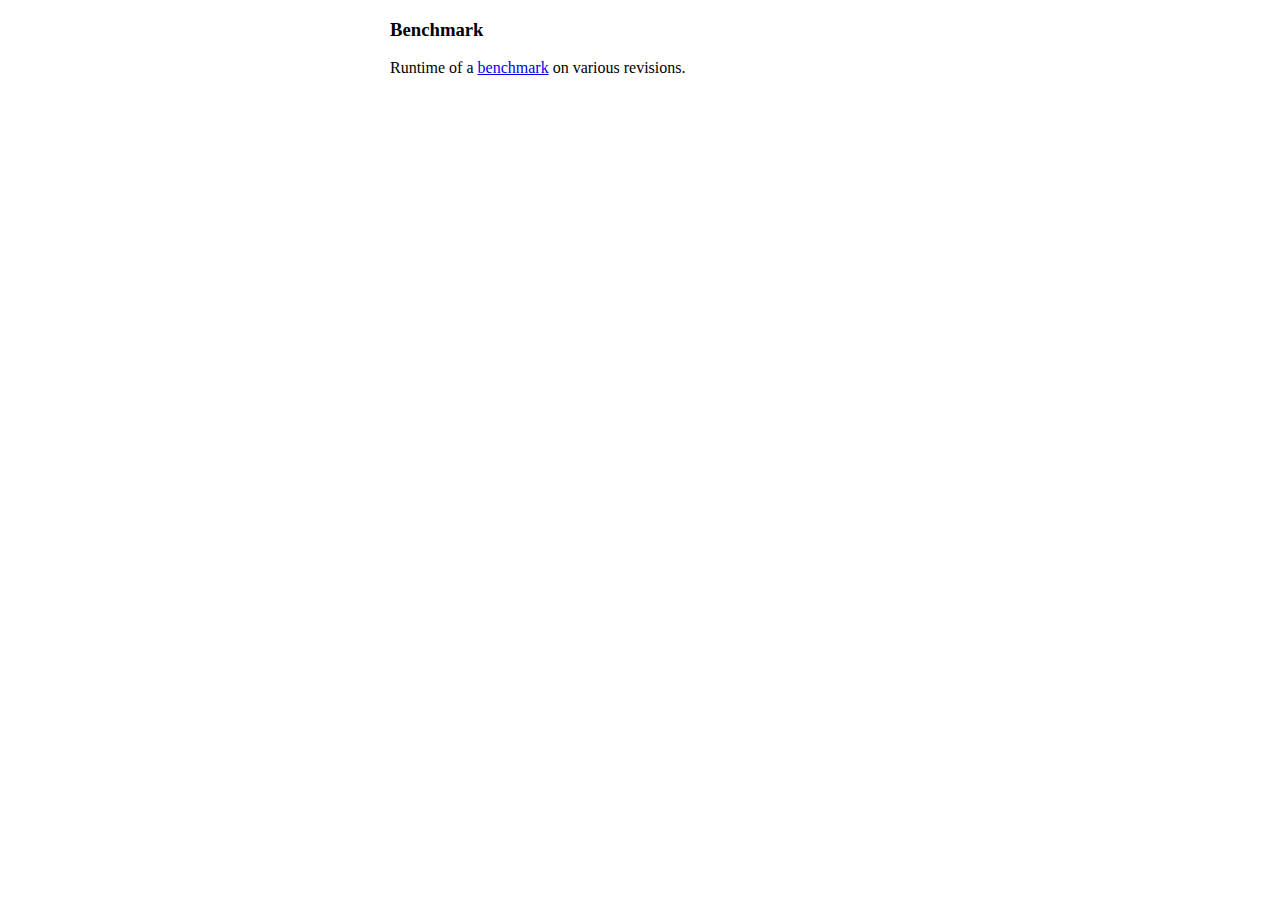
<file: doc/dashboard/index.html>
<!DOCTYPE html>
<meta charset="utf-8">
<script src="https://d3js.org/d3.v4.js"></script>

<head>
  <link rel="stylesheet" href="main.css">
</head>

<div class="content">
  <h3>Benchmark</h3>
  Runtime of a <a href="https://github.com/cselab/aphros-dev/tree/master/sim/sim25_benchmark">benchmark</a> on various revisions.
  <div id="chart"></div>
</div>

<script src="data.js"></script>
<script src="main.js"></script>
</file>
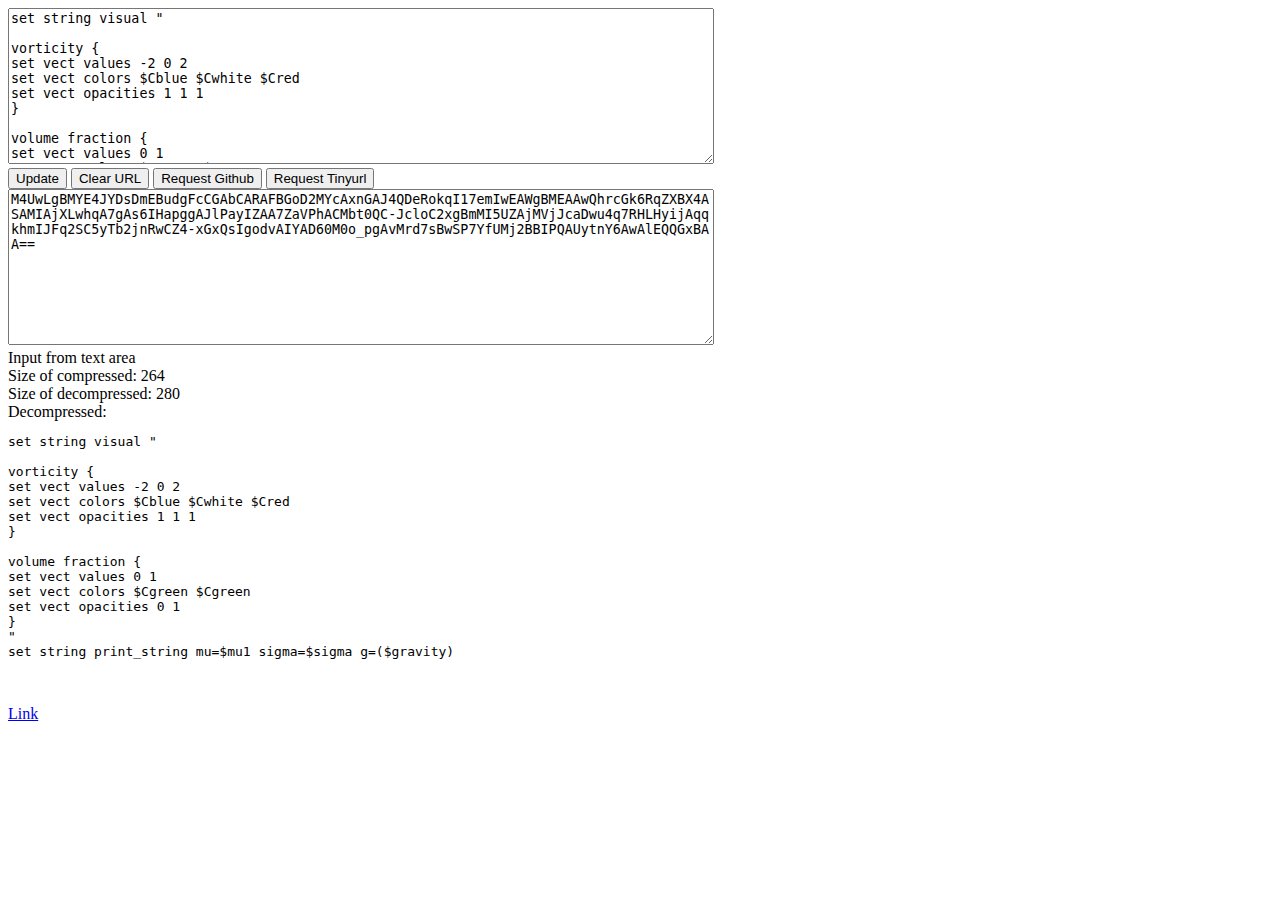
<file: poc/share/index.html>
<!doctype html>
<html lang="en-us">
  <head>
    <meta charset="utf-8">
    <meta http-equiv="Content-Type" content="text/html; charset=utf-8">
  </head>
  <body onLoad="update();">
    <script src="libs/lz-string.js"></script>
    <script src="main.js"></script>

    <textarea id="text_input" rows=10 style="width: 700px;">
set string visual "

vorticity {
set vect values -2 0 2
set vect colors $Cblue $Cwhite $Cred
set vect opacities 1 1 1
}

volume fraction {
set vect values 0 1
set vect colors $Cgreen $Cgreen
set vect opacities 0 1
}
"
set string print_string mu=$mu1 sigma=$sigma g=($gravity)
    </textarea>
    <br>
    <button onClick="update();">Update</button>
    <button onClick="clearURL();">Clear URL</button>
    <button onClick="requestGithub();">Request Github</button>
    <button onClick="requestTinyurl();">Request Tinyurl</button>
    <br>
    <textarea id="text_compressed" rows=10 style="width: 700px; word-break: break-all;">
    </textarea>
    <br>
    <div id="div_info">
    </div>
  </body>
</html>
</file>
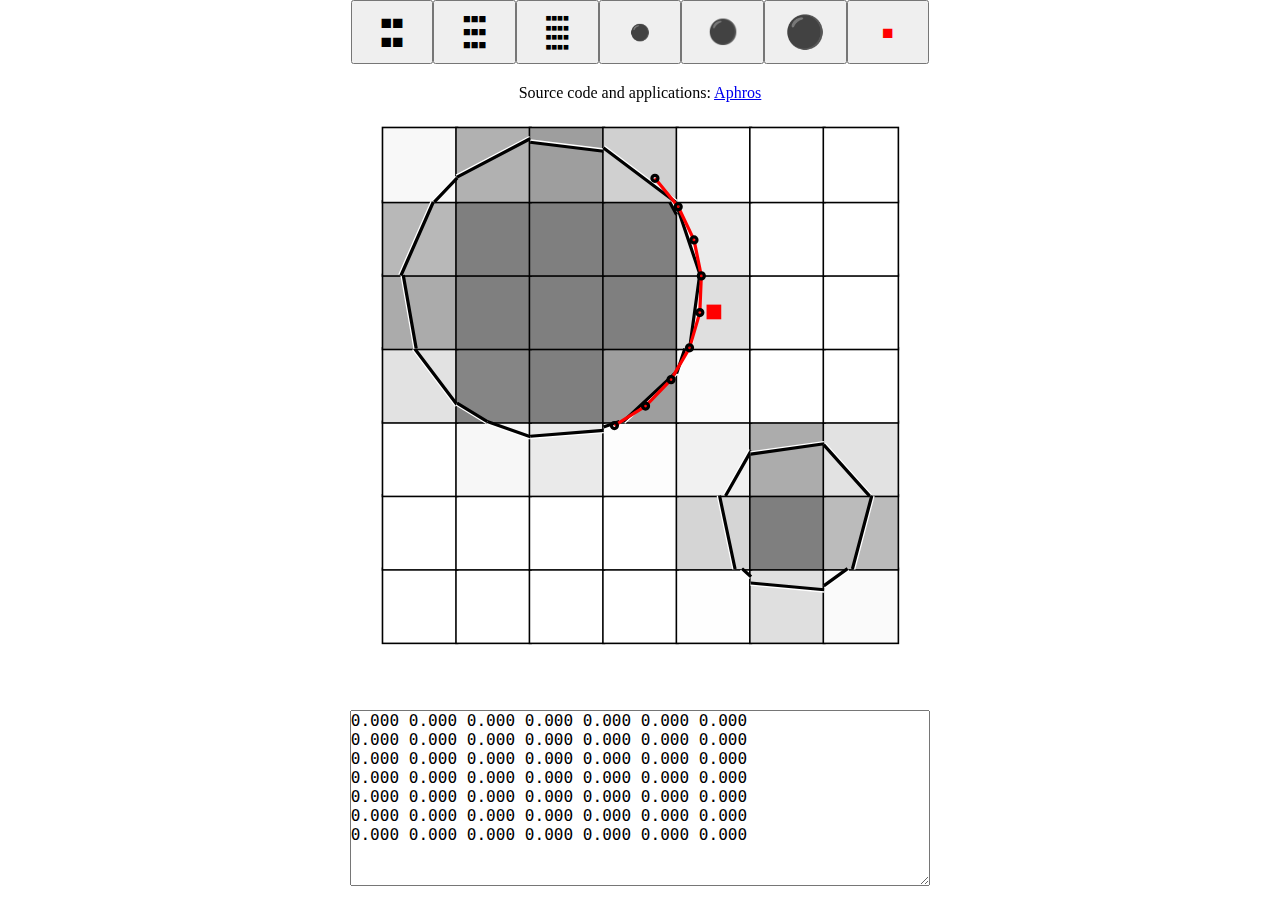
<file: curv.html>
<!DOCTYPE HTML>
<html>
  <head>
    <meta charset="utf-8"/>
    <meta name="viewport" content="width=device-width, initial-scale=1">
    <style>
      body {
        margin: 0;
        padding: 0;
      }
      textarea {
        white-space: pre;
        overflow-wrap: normal;
        overflow-x: scroll;
        margin: 0;
        padding: 0;
      }
      button {
        align-items: center;
        font-size: 100%;
        line-height: 100%;
        margin: 0;
        padding: 0;
        vertical-align: top;
      }
      #linksTag {
        position: absolute;
        width: 100%;
        top: 3%;
        text-align: center;
      }
      #buttons {
        text-align:center;
        line-height: 50%;
      }
    </style>
  </head>
  <body>
    <div id="buttons">
      <button onclick="SetSize(5,5);" style="font-size: 60%">
        &#9632;&#9632;<br />
        &#9632;&#9632;<br />
      </button><!---
   --><button onclick="SetSize(7,7);" style="font-size: 40%">
        &#9632;&#9632;&#9632;<br />
        &#9632;&#9632;&#9632;<br />
        &#9632;&#9632;&#9632;<br />
      </button><!--
   --><button onclick="SetSize(9,9);" style="font-size: 30%">
        &#9632;&#9632;&#9632;&#9632;<br />
        &#9632;&#9632;&#9632;&#9632;<br />
        &#9632;&#9632;&#9632;&#9632;<br />
        &#9632;&#9632;&#9632;&#9632;<br />
      </button><!--
   --><button onclick="StartSelectShape(1);" style="font-size: 50%">
        &#9899
      </button><!--
   --><button onclick="StartSelectShape(1.5);" style="font-size: 75%">
        &#9899
      </button><!--
   --><button onclick="StartSelectShape(2);" style="font-size: 100%">
        &#9899
      </button><!--
   --><button onclick="StartSelect();" style="font-size: 60%;" id="selectcell">
       &#9632
      </button>
    </div>
    <div id="paint" style="text-align:center;position:relative">
      <canvas id="myCanvas"></canvas>
      <div id="linksTag">
        Source code and applications: <a href="https://github.com/cselab/aphros">Aphros</a>
      </div>
    </div>
    <div style="text-align:center">
      <textarea id="myTextarea" rows="5"></textarea>
    </div>

    <script>
      "use strict";
      function matrix_read(file) {
    var a, nr, NR, l, line, i, j, x, m
    var lines = require('fs').readFileSync(file, 'ascii')
        .split('\n')
        .filter(Boolean)
    NR = lines.length
    if (NR < 0)
        throw new Error("no lines in file " + file)
    nr = 0
    line = lines[nr++]
    l = line.trim().split(" ")
    if (l.length != 2)
        throw new Error("expecting 'M N' got " + line)
    M = parseInt(l[0])
    if (Number.isNaN(M))
        throw new Error("expecting 'M', got " + l[0])
    N = parseInt(l[1])
    if (Number.isNaN(N))
        throw new Error("expecting 'N', got " + l[1])
    a = matrix_new(M, N)

    for (i = 0; i < M; i++) {
        if (nr >= NR)
            throw new Error("too few lines in ${file}, expecting ${NR}, got ${nr}")
        line = lines[nr++]
        l = line.trim().split(" ")
        if (l.length != N)
            throw new Error("expecting ${N} numbers, got '${line}'")
        for (j = 0; j < N; j++) {
            x = parseFloat(l[j])
            if (Number.isNaN(x))
                throw new Error("expecting float, got " + l[i])
            a[i][j] = x
        }
    }
    return a
}

function matrix_write(stream, M, N, a) {
    var i, j
    if (!Array.isArray(a))
        throw new Error("a is not an array: " + a)
    stream.write(M + " " + N + "\n")
    for (i = 0; i < M; i++) {
        if (a[i] === void 0)
            throw new Error("a[${i}] is undefined, M = ${M}, N = ${N}")
        for (j = 0; j < N; j++) {
            if (j > 0)
                stream.write(" ")
            stream.write(a[i][j] + "")
        }
        stream.write("\n")
    }
}

function matrix_lh_write(stream, m, n, M, N, a) {
    var i, j
    if (!Array.isArray(a))
        throw new Error("a is not an array: " + a)
    stream.write(M - m + " " + N - n + "\n")
    for (i = m; i < M; i++) {
        if (a[i] == void 0)
            throw new Error("a[${i}] is undefined, M = ${M}, N = ${N}")
        for (j = n; j < N; j++) {
            if (j > n) stream.write(" ")
            stream.write(a[i][j] + "")
        }
        stream.write("\n")
    }
}

function matrix_new(M, N) {
    var i, a
    a = new Array(M)
    for (i = 0; i < M; i++)
        a[i] = new Array(N)
    return a
}

function matrix_copy(M, N, a) {
    var b, i, j
    if (!Array.isArray(a))
        throw new Error("a is not an array: " + a)
    b = []
    for (i = 0; i < M; i++) {
        b[i] = []
        for (j = 0; j < N; j++)
            b[i][j] = a[i][j]
    }
    return b
}

function matrix_zero(M, N) {
    var i, j, a
    a = matrix_new(M, N)
    for (i = 0; i < M; i++)
        for (j = 0; j < M; j++)
            a[i][j] = 0
    return a
}

function matrix_halo_zero(M, N, h, a) {
    var i, j
    if (!Array.isArray(a))
        throw new Error("a is not an array: " + a)
    for (i = -h; i <     0; i++) a[i] = []
    for (i =  M; i < M + h; i++) a[i] = []

    for (i = -h; i < 0; i++)
        for (j = -h; j < N + h; j++) a[i][j] = 0;

    for (i = 0; i < M; i++) {
        for (j = -h; j < 0;      j++) a[i][j] = 0;
        for (j =   N; j < N + h; j++) a[i][j] = 0;
    }

    for (i = M; i < M + h; i++)
        for (j = -h; j < N + h; j++) a[i][j] = 0;
}

function matrix_transpose(M, N, a) {
    var i, j, b
    if (!Array.isArray(a))
        throw new Error("a is not an array: " + a)
    b = matrix_new(N, M)
    for (i = 0; i < M; i++)
        for (j = 0; j < M; j++)
            b[j][i] = a[i][j]
    return b
}

      /* static */
function _max(a, b) { return a > b ? a : b }
function _sq(a) { return a*a }
function _E(a) { return [Math.cos(a), Math.sin(a)] }
function _axpy(a, x, y,   /**/ b) {
    var X = 0, Y = 1
    b[X] = a*x[X] + y[X]
    b[Y] = a*x[Y] + y[Y]
}
function _line(nx, ny, u) {
    var u1
    u1 = 0.5 * nx / ny
    if (u <= u1)
        return -0.5 * (nx + ny) + Math.sqrt(2*nx*ny*u)
    else
        return ny * (u - 0.5)
}

function _minus(n, a, b, /**/ c) {
    var X = 0, Y = 1
    var i
    for (i = 0; i < n; i++) {
        c[i][X] = a[i][X] - b[i][X]
        c[i][Y] = a[i][Y] - b[i][Y]
    }
}
function _substr(n, a, /**/ b) {
    var X = 0, Y = 1
    var i
    for (i = 0; i < n; i++) {
        b[i][X] -= a[i][X]
        b[i][Y] -= a[i][Y]
    }
}
function _append(n, a, b /**/) {
    var X = 0, Y = 1
    var i
    for (i = 0; i < n; i++) {
        b[i][X] += a[i][X]
        b[i][Y] += a[i][Y]
    }
}
function _dot(n, a, b) {
    var X = 0, Y = 1
    var i, d
    d = 0
    for (i = 0; i < n; i++) {
        d += a[i][X]*b[i][X]
        d += a[i][Y]*b[i][Y]
    }
    return d
}

function _abs(x) { return x > 0 ? x : -x }
function _absmax(n, a) {
    var X = 0, Y = 1
    var m, c, i, b
    m = 0
    for (i = 0; i < n; i++) {
        b = a[i]
        c = _max(_abs(b[X]), _abs(b[Y]))
        if (c > m) m = c
    }
    return m
}

/**/


function partstr_norm(i, j, u) {
    var nx, ny, n, p
    var X = 0, Y = 1
    p = Array(2)
    nx = (u[i+1][j+1]+2*u[i+1][j]+u[i+1][j-1]-u[i-1][j+1]-2*u[i-1][j]-u[i-1][j-1])/8
    ny = (u[i+1][j+1]-u[i+1][j-1]+2*u[i][j+1]-2*u[i][j-1]+u[i-1][j+1]-u[i-1][j-1])/8
    n =  -(Math.abs(nx) + Math.abs(ny) + 1e-10)
    nx /= n
    ny /= n
    p[X] = nx
    p[Y] = ny
    return p
}

function partstr_line(nx, ny, u) {
    var t
    nx = Math.abs(nx)
    ny = Math.abs(ny)
    if (ny < nx) {
        t = nx; nx = ny; ny = t
    }
    if (u < 0.5)
        return _line(nx, ny, u)
    else
        return -_line(nx, ny, 1 - u)
}

function partstr_vof_line(M, N, u, /**/ a) {
    var X = 0, Y = 1
    var i, j
    var n, u0, a0
    for (i = 0; i < M; i++)
        for (j = 0; j < N; j++) {
            n = partstr_norm(i, j, u)
            u0 = u[i][j]
            a0 = partstr_line(n[X], n[Y], u0)
            a[i][j] = a0
        }
}

function partstr_vof_ends(M, N, u, /**/ ends) {
    var X = 0, Y = 1
    var AX = 0, AY = 1, BX = 2, BY = 3
    var h = 1.0
    var n, a, i, j;
    var e = Array(4)
    for (i = 0; i < M; i++)
        for (j = 0; j < N; j++) {
            if (u[i][j] <= 0 || u[i][j] >= 1)
                continue
            n = partstr_norm(i, j, u)
            a = partstr_line(n[X], n[Y], u[i][j])
            partstr_ends(n[X], n[Y], a, /**/ e)
            e[AX] += i*h + h/2; e[AY] += j*h + h/2
            e[BX] += i*h + h/2; e[BY] += j*h + h/2
            ends[i][j] = e.slice()
        }
}

function partstr_ends(M, N, a, /**/ e) {
    var AX = 0, AY = 1, BX = 2, BY = 3
    var h  = 0.5
    var x, y, u, v, cross, t
    var j

    x = (a + h*N)/M
    y = (a + h*M)/N

    u = (a - h*N)/M
    v = (a - h*M)/N

    e[0] = e[1] = e[2] = e[3] = 0
    j = 0
    if (-h <= x && x <= h) {
        e[2*j] = x; e[2*j+1] = -h; j++
    }

    if (-h <= u && u <= h) {
        e[2*j] = u; e[2*j + 1] = h; j++
    }

    if (j < 2 && -h <= y && y <= h) {
        e[2*j] = -h; e[2*j + 1] = y; j++
    }

    if (j < 2 && -h <= v && v <= h) {
        e[2*j] = h; e[2*j + 1] = v; j++
    }

    if (j == 1) {
        e[2*j] = e[0]; e[2*j + 1] = e[1]
    }

    cross = (e[BY]-e[AY])*M-(e[BX]-e[AX])*N
    if (cross > 0) {
        t = e[AX]; e[AX] = e[BX]; e[BX] = t
        t = e[AY]; e[AY] = e[BY]; e[BY] = t
    }
}

function partstr_cell_ends(M, N, m, n, ends) {
    var s = 2
    var e, ans, i, j, k
    if (m >= M)
        throw new Error("m=" + m + " >= M=" + M)
    if (n >= N)
        throw new Error("n=" + n + " >= n=" + N)
    if (ends[m][n] === undefined)
        throw new Error("ends[" + m + "][" + n + "] is undefined")
    ans = []; k = 1
    for (i = m - s; i < m + s + 1; i++) {
        if (i <  0) continue
        if (i >= M) continue
        for (j = n - s; j < n + s + 1; j++) {
            if (j <  0) continue
            if (j >= N) continue
            e = ends[i][j]
            if (e === undefined) continue
            if (i == m && j == n)
                ans[0] = e
            else
                ans[k++] = e
        }
    }
    return ans
}

function partstr_ends_read(file) {
    var ans, M, N
    ans = matrix_read(file)
    M = ans.length
    N = ans[0].length
    if (N !== 4)
        throw new Error("wrong matrix size " + [M, N])
    return ans
}

function partstr_ends_write(stream, ends) {
    var n
    n = ends.length
    matrix_write(stream, n, 4, ends)
}

function partstr_cell_ends_gnuplot(stream, n, ends) {
    var AX = 0, AY = 1, BX = 2, BY = 3
    var X = 0, Y = 1
    var i, e
    for (i = 0; i < n; i++) {
        e = ends[i]
        if (e === undefined) continue
        if (i > 0)
            stream.write("\n")
        stream.write(e[AX] + " " + e[AY] + "\n")
        stream.write(e[BX] + " " + e[BY] + "\n")
    }
}

function partstr_ends_gnuplot(stream, M, N, ends) {
    var AX = 0, AY = 1, BX = 2, BY = 3
    var X = 0, Y = 1
    var i, e
    for (i = 0; i < M; i++)
        for (j = 0; j < N; j++) {
            e = ends[i][j]
            if (e === undefined) continue
            if (i != 0 || j != 0)
                stream.write("\n")
            stream.write(e[AX] + " " + e[AY] + "\n")
            stream.write(e[BX] + " " + e[BY] + "\n")
        }
}

function partstr_part(nh, hp, p, a, t, /**/ xx) {
    var n, j, jp
    if (!Array.isArray(xx))
        throw new Error("xx is not an array: " + xx)
    n = 2*nh + 1
    xx[nh] = p.slice()
    for (j = 0; j < nh; j++) {
        jp = j + 0.5
        _axpy( hp, _E(a + t*jp), xx[nh + j], /**/ xx[nh + j + 1])
        _axpy(-hp, _E(a - t*jp), xx[nh - j], /**/ xx[nh - j - 1])
    }
}

function partstr_segcirc(k, l, d) {
    var t1, t2
    t1 = 1 - _sq(k*l)
    t2 = 1 - _sq(k*d)
    if (t1 < 0)
        throw new Error("t1=${t1} < 0, k=${k}, l=${l}, d=${d}\n")
    if (t2 < 0)
        throw new Error("t2=${t2} < 0, k=${k}, l=${l}, d=${d}\n")
    t1 = Math.sqrt(t1)
    t2 = Math.sqrt(t2)
    if (t1 + t2 === 0.0)
        throw new Error("t1 + t2 === 0, k=${k}, l=${l}, d=${d}\n")
    return k*(l*l - d*d)/(t1 + t2)
}

function partstr_shsegcirc(k, a, b, x) {
    var X = 0, Y = 1
    var sc = 1
    var u, v, p, q, g, dc, mdc, s
    u = b[X] - a[X]
    v = b[Y] - a[Y]
    p = 0.5*(b[X] + a[X]) - x[X]
    q = 0.5*(b[Y] + a[Y]) - x[Y]

    mdc = _sq(u) + _sq(v)
    mdc = Math.sqrt(mdc)/2.0

    dc =  _sq(p) + _sq(q)
    dc = Math.sqrt(dc)

    g = _sq(u) + _sq(v)
    if (g > 0) {
        g = Math.sqrt(g)
        u /= g
        v /= g
    }

    s = sc*partstr_segcirc(k, mdc, dc);
    return [x[X] + s*v, x[Y] - s*u]
}

function partstr_nearest(a, b, x) {
    var X = 0, Y = 1
    var u, v, p, q, k, g

    u = b[X] - a[X]
    v = b[Y] - a[Y]

    p = x[X] - a[X]
    q = x[Y] - a[Y]

    k = u*p + v*q
    g = _sq(u) + _sq(v)
    if (g > 0)
        k /= g

    if (k < 0) k = 0
    if (k > 1) k = 1

    return [a[X] + k*u, a[Y] + k*v]
}

function partstr_nearest_ends(n, ends, x, k) {
    var X = 0, Y = 1
    var AX = 0, AY = 1, BX = 2, BY = 3
    var i, a, b, e, y, z, d
    var m, j
    if (!Array.isArray(ends))
        throw new Error("ends is not an array: " + ends)
    a = Array(2); b = Array(2)
    for (i = 0; i < n; i++) {
        e = ends[i]
        if (!Array.isArray(e))
            throw new Error("e is not an array: " + e)
        a[X] = e[AX]; a[Y] = e[AY]
        b[X] = e[BX]; b[Y] = e[BY]
        y = partstr_nearest(a, b, x)
        d = _sq(x[X] - y[X]) + _sq(x[Y] - y[Y])
        if (i == 0 || d < m) {
            m = d
            j = i
            z = partstr_shsegcirc(k, a, b, y)
        }
    }
    return z
}

function partstr_force(ne, ends, np, xx, k, eta, /**/ ff) {
    var X = 0, Y = 1
    var i, x, y
    if (!Array.isArray(ends))
        throw new Error("ends is not an array: " + ends)
    if (!Array.isArray(xx))
        throw new Error("xx is not an array: " + xx)
    if (!Array.isArray(ff))
        throw new Error("ff is not an array: " + ff)
    for (i = 0; i < np; i++) {
        x = xx[i]
        y = partstr_nearest_ends(ne, ends, x, k)
        ff[i][X] = eta*(y[X] - x[X])
        ff[i][Y] = eta*(y[Y] - x[Y])
    }
}

function partstr_force_write(stream, n, xx, ff) {
    var X = 0, Y = 1
    var i, x, f
    if (!Array.isArray(ff))
        throw new Error("ff is not an array: " + ff)
    if (!Array.isArray(xx))
        throw new Error("xx is not an array: " + xx)

    for (i = 0; i < n; i++) {
        x = xx[i]; f = ff[i]
        stream.write(x[X] + " " + x[Y] + " " + f[X] + " " + f[Y] + "\n")
    }
}

function partstr_dxda(nh, hp, a, t, /**/ xx) {
    var n, j, jp, pi
    if (!Array.isArray(xx))
        throw new Error("xx is not an array: " + xx)
    n = 2*nh + 1
    pi = Math.PI
    xx[nh] = [0, 0]
    for (j = 0; j < nh; j++) {
        jp = j + 0.5
        _axpy( hp, _E(a + t*jp + pi/2), xx[nh + j], /**/ xx[nh + j + 1])
        _axpy(-hp, _E(a - t*jp + pi/2), xx[nh - j], /**/ xx[nh - j - 1])
    }
}

function partstr_dxdt(nh, hp, a, t, /**/ xx) {
    var n, j, jp, pi
    if (!Array.isArray(xx))
        throw new Error("xx is not an array: " + xx)
    n = 2*nh + 1
    pi = Math.PI
    xx[nh] = [0, 0]
    for (j = 0; j < nh; j++) {
        jp = j + 0.5
        _axpy(hp*jp, _E(a + t*jp + pi/2), xx[nh + j], /**/ xx[nh + j + 1])
        _axpy(hp*jp, _E(a - t*jp + pi/2), xx[nh - j], /**/ xx[nh - j - 1])
    }
}

function partstr_curv(hp, t) {
    return Math.sqrt(2)/hp*Math.sin(t)/Math.sqrt(1.0 + Math.cos(t))
}

function partstr_step(nh, ff, eta, hp, /*io*/ State) {
    var X = 0, Y = 1
    var p, a, t, x0, x1, f, n, dx, dd

    p = State.p.slice()
    a = State.a
    t = State.t

    f = ff[nh]
    n = 2*nh + 1

    x0 = matrix_new(n, 2) /**/
    x1 = matrix_new(n, 2) /* todo */
    dx = matrix_new(n, 2) /**/
    dd = matrix_new(n, 2) /**/

    /* p */
    partstr_part(nh, hp, p, a, t, /**/ x0)
    p[X] += f[X]
    p[Y] += f[Y]
    partstr_part(nh, hp, p, a, t, /**/ x1)
    _minus(n, x1, x0, /**/ dx)
    _append(n, dx, /**/ x0)

    /* a */
    partstr_dxda(nh, hp, a, t, /**/ dd)
    a += _dot(n, ff, dd)/_dot(n, dd, dd)
    partstr_part(nh, hp, p, a, t, /**/ x1)
    _minus(n, x1, x0, /**/ dx)

    /* t */
    partstr_dxdt(nh, hp, a, t, /**/ dd)
    t += _dot(n, ff, dd)/_dot(n, dd, dd)

    State.p = p.slice()
    State.a = a
    State.t = t
}

function Partstr(nh, hp, eta) {
    var n = 2*nh + 1
    this.nh = nh
    this.hp = hp
    this.eta = eta
    this.ff = matrix_new(n, 2)
    this.xx = matrix_new(n, 2)
    this.dx = matrix_new(n, 2) /* dx = old - new */

    this.start = function(ne, ends, a, t, p) {
        if (!Array.isArray(ends))
            throw new Error("ends is not an array: " + ends)
        if (!Array.isArray(p))
            throw new Error("p is not an array: " + p)
        this.ne = ne
        this.ends = ends
        this.State = {a: a, t: t, p: p.slice() }
    }

    this.step = function() {
        var a, ends, eta, ff, hp, k, key, n, ne, nh, p, State, t, xx
        nh = this.nh
        n = 2*nh + 1
        hp = this.hp
        eta = this.eta
        ends = this.ends
        ne = this.ne
        xx = this.xx
        ff = this.ff
        State = this.State
        this.Prev = {}
        for (key in State)
            this.Prev[key] = State[key]

        k = partstr_curv(hp, State.t)
        partstr_part(nh, hp, State.p, State.a, State.t, /**/ xx)
        partstr_force(ne, ends, n, xx, k, eta,     ff)
        partstr_step(nh, ff, eta, hp, /*io*/ State)
        this.k = partstr_curv(hp, State.t)
        this.xx = xx
        this.ff = ff
    }

    this.diff = function() {
        var nh, hp, n, State, Prev, dx, xx
        if (this.Prev === undefined)
            throw new Error("diff() is called before step()")
        nh = this.nh
        hp = this.hp
        n = 2*nh + 1
        State = this.State
        Prev = this.Prev
        dx = this.dx
        xx = this.xx
        if (Prev.p === undefined)
            throw new Error("call diff() before step()")
        partstr_part(nh, hp, Prev.p, Prev.a, Prev.t, /**/ dx)
        partstr_part(nh, hp, State.p, State.a, State.t, /**/ xx)
        _substr(n, xx, /*io*/ dx)
        this.r = _absmax(n, dx)/this.eta
        return this.r
    }

    this.converge = function(eps, itermax) {
        if (eps === undefined)
            throw new Error("eps is undefined")

        var i
        for (i = 0; i < itermax; i++) {
            this.step()
            this.diff()
        }
        return itermax
    }
}

      function vof_trapz(M, N, f, param, x, y, u, v) {
    var i, j;
    var p, q, dx, dy;
    var s, a, b;
    if (v === undefined)
        throw new Error("v is undefined")
    if (typeof f !== "function")
        throw new Error("f should be a function:" + f)
    s = 0
    dx = (u - x)/M
    dy = (v - y)/N
    for (i = 0; i < M + 1; i++) {
        a = (i == 0 || i == M) ? 1 : 2
        p = x + i*dx
        for (j = 0; j < N + 1; j++) {
            b = (j == 0 || j == N) ? 1 : 2
            q = y + j*dy
            s += a * b * f(p, q, param)
        }
    }
    return s/(4*N*M)
}

function vof_comosite(x, y, Param) {
    var f, g, p, q, a, b

    f = Param.f[0]
    g = Param.f[1]

    p = Param.param[0]
    q = Param.param[1]

    if (typeof f !== "function")
        throw new Error("f should be a function: " + f)
    if (typeof g !== "function")
        throw new Error("g should be a function: " + g)

    a = f(x, y, p)
    b = g(x, y, q)

    return a > b ? a : b
}

function vof_ellipse(x, y, param) {
    var x0, y0, a, b
    x0 = param.x0
    y0 = param.y0
    a = param.a
    b = param.b

    x -= x0
    y -= y0
    return (x*x)/(a*a) + (y*y)/(b*b) < 1
}


function Vof(dx, dy, f, param) {
    if (typeof f !== "function")
        throw new Error("f should be a function: " + f)
    this.dx = dx
    this.dy = dy
    this.f  = f
    this.param = param
    this.cell = function(i, j) {
        var M = 20, N = 20
        var x, y, u, v
        x = this.dx*i; y = this.dy*j
        u = this.dx*(i + 1); v = this.dy*(j + 1)
        return vof_trapz(M, N, this.f, this.param, x, y, u, v)
    }

    this.grid = function(M, N, /**/ a) {
        var i, j
        if (!Array.isArray(a))
            throw new Error("a is not an array: " + a)
        for (i = 0; i < M; i++)
            for (j = 0; j < N; j++)
                a[i][j] = this.cell(i, j)
    }
}

      // naming conventions
// x,y: screen coordinates
// xp,yp: physical space
// i,j: indices on the grid


function Clip(a,l,h) {
    if (isFinite(a)) {
        return Math.min(Math.max(a, l), h);
    }
    return 0.0
}

function sqr(a)  { return a*a }
function abs(a)  { return a > 0 ? a : -a }
function sign(a) { return  a == 0 ? 0 : (a >  0 ? 1 : -1) }

function ScreenToIdx(x, y) {
    var i, j
    i = Clip(Math.floor((x - base.x) / w), 0, nx - 1)
    j = ny - Clip(Math.floor((y - base.y) / w), 0, ny - 1) - 1
    return [i, j]
}

function ValidScreen(x, y) {
    var i, j;
    i = Math.floor((x - base.x) / w);
    j = ny - Math.floor((y - base.y) / w) - 1;
    return i >= 0 && i < nx && j >= 0 && j < ny;
}

function ValidIdx(i, j) {
    return i >= 0 && i < nx && j >= 0 && j < ny
}

function IdxToScreen(i, j) {
    var x, y
    x = base.x + i * w
    y = base.y + (ny - j - 1) * w
    return [x, y]
}

function PhysToScreen(xp, yp) {
    var x, y
    x = base.x + xp * w
    y = base.y + (ny - yp) * w
    return [x, y]
}

function ScreenToPhys(x, y) {
    var xp, yp
    xp = (x - base.x) / w
    yp = ny - (y - base.y) / w
    return [xp, yp]
}

function RGBToHex(r,g,b) {
    r = Clip(r, 0, 255);
    g = Clip(g, 0, 255);
    b = Clip(b, 0, 255);

    r = r.toString(16);
    g = g.toString(16);
    b = b.toString(16);

    if (r.length == 1)
        r = "0" + r;
    if (g.length == 1)
        g = "0" + g;
    if (b.length == 1)
        b = "0" + b;
    return "#" + r + g + b;
}

function IncCell() {
    var wk = wx * barl_

    var ij = ScreenToIdx(start.x, start.y)
    var i = ij[0]
    var j = ij[1]

    var dirx = (abs(mouse.x - start.x) >= abs(mouse.y - start.y));
    // range of u correction: [dum,dup]
    var dup = 1.0 - ustart[i][j]
    var dum = -ustart[i][j]
    // displacement [px]
    var dy = (dirx ? mouse.x - start.x : -(mouse.y - start.y))
    // normalize
    var dyn = dy / wk

    var dyp = dup * wk
    var dym = dum * wk

    dy = Clip(dy, dym, dyp)

    // correction
    var du = dy / wk

    u[i][j] = Clip(ustart[i][j] + du, 0.0, 1.0);
    return [dy, dym, dyp, dirx]
}


function DrawCellFill(q, x, y) {
    ctx.strokeRect(x, y, w, w);
    q = Math.floor((1-q) * 255 + q * 127);
    ctx.fillStyle = RGBToHex(q, q, q);
    ctx.fillRect(x, y, w, w);
}

function DrawCellText(q, x, y) {
    ctx.font = "20px Arial";
    ctx.fillStyle = "#000000";
    ctx.textAlign = "center";
    ctx.textBaseline = "middle";
    ctx.fillText(q.toFixed(2), x + w * 0.5, y + w * 0.5);
}

function DrawGrid(u) {
    var i, j, q, xy
    for (j = 0 ; j < ny; j++) {
        for (i = 0 ; i < nx; i++) {
            q = u[i][j];
            xy = IdxToScreen(i, j)
            DrawCellFill(q, xy[0], xy[1])
            /* DrawCellText(q, xy[0], xy[1]) */
        }
    }
}

function DrawLines(ee, u) {
    var i, j;
    for (j = 0 ; j < ny; j++) {
        for (i = 0 ; i < nx; i++) {
            var e = ee[i][j]
            if (e === undefined) continue
            var xya = PhysToScreen(e[0], e[1])
            var xyb = PhysToScreen(e[2], e[3])
            var xa = xya[0], ya = xya[1]
            var xb = xyb[0], yb = xyb[1]

            // unit normal
            var mx = -(yb - ya)
            var my = (xb - xa)
            var mm = Math.sqrt(mx * mx + my * my)
            mx /= mm
            my /= mm
            // shift [px]
            var sh = ctx.lineWidth * 0.2
            var dx = sh * mx
            var dy = sh * my

            ctx.strokeStyle = "#ffffff"
            ctx.beginPath();
            ctx.moveTo(xa - dx, ya - dy)
            ctx.lineTo(xb - dx, yb - dy)
            ctx.closePath()
            ctx.stroke()

            ctx.strokeStyle = "#000000"
            ctx.beginPath();
            ctx.moveTo(xa + dx, ya + dy)
            ctx.lineTo(xb + dx, yb + dy)
            ctx.closePath()
            ctx.stroke()
        }
    }
}

function DrawString(pp, color) {
    var i
    for (i = 1 ; i < pp.length; ++i) {
        var xya = PhysToScreen(pp[i - 1][0], pp[i - 1][1])
        var xyb = PhysToScreen(pp[i][0], pp[i][1])
        var xa = xya[0], ya = xya[1]
        var xb = xyb[0], yb = xyb[1]

        ctx.strokeStyle = color;
        ctx.beginPath();
        ctx.moveTo(xa, ya)
        ctx.lineTo(xb, yb)
        ctx.closePath();
        ctx.stroke()
    }

    for (i = 0 ; i < pp.length; ++i) {
        var xy = PhysToScreen(pp[i][0], pp[i][1])
        var x = xy[0], y = xy[1]

        ctx.strokeStyle = "black";
        ctx.beginPath();
        ctx.arc(x, y, 3, 0, 2 * Math.PI);
        ctx.closePath();
        ctx.stroke();
    }
}

function DrawBar(dy, dym, dyp, dirx) {
    var x = start.x, y = start.y;
    var q = barw_ * wx
    var qh = q / 2
    var qq = q / 2
    var qqh = qq / 2
    ctx.fillStyle = '#a0a0a0';
    if (dirx) {
        ctx.fillRect(x+dym-qqh, y-qh, dyp-dym+qh, q);
    } else {
        ctx.fillRect(x-qh, y-dyp-qqh, q, dyp-dym+qh);
    }
    ctx.fillStyle = 'blue';
    if (dirx) {
        ctx.fillRect(x, y-qqh, dy, qq);
    } else {
        ctx.fillRect(x-qqh, y, qq, -dy);
    }
    ctx.fillStyle = 'green';
    ctx.fillRect(x-qh, y-qh, q, q);
}

function GridToText(u, ny) {
    var t = ""
    var i, j
    for (j = 0; j < ny; ++j) {
        t += (j == 0 ? "" : "\n")
        for (i = 0; i < nx; ++i) {
            t += (i == 0 ? "" : " ") + u[i][ny - j - 1].toFixed(3)
        }
    }
    return t
}

function SplitText(t) {
    var ll = []
    var ss = t.split(/[\r\n]+/g);
    var ns = ss.length;
    var j;
    for (j = 0; j < ns; ++j) {
        var s = ss[j].replace(/\s+/g, ' ')
        s = s.replace(/^\s+|\s+$/g, '')
        ll[j] = s.split(' ')
    }
    return ll
}

function TextToSize(t) {
    var ll = SplitText(t)
    var ny = ll.length;
    var nx = 0;
    if (ny > 0) {
        var j;
        for (j = 0; j < ny; ++j) {
            nx = Math.max(nx, ll[j].length)
        }
    }
    return [nx, ny]
}

function TextToGrid(t, nx, ny, /**/ u) {
    var ll = SplitText(t)
    var i, j
    for (j = 0; j < ny; j++) {
        for (i = 0; i < nx; i++) {
            u[i][ny - j - 1] = Clip(parseFloat(ll[j][i]), 0.0, 1.0)
        }
    }
    return u
}

function UpdateText0(t) {
    textarea.value = t
}

function UpdateText() {
    UpdateText0(GridToText(u, ny))
}

function UpdateGrid() {
    var t = textarea.value
    var nxy = TextToSize(t)
    if (nxy[0] != nx || nxy[1] != ny) {
        SetSize0(nxy[0], nxy[1])
    }
    TextToGrid(t, nx, ny, u)
}

function DrawSelect(i, j, next) {
    var xy = IdxToScreen(i, j)
    var x = xy[0] + w/2, y = xy[1] + w/2;
    var q = w / 10
    ctx.fillStyle = (next ? cl_next : cl_curr)
    ctx.fillRect(x - q, y - q, 2 * q, 2 * q);
}

function DrawSelectCurr(i, j) {
    DrawSelect(i, j, false)
}

function DrawSelectNext(i, j) {
    DrawSelect(i, j, true)
}

function DrawSelectShape(xp, yp) {
    var xy = PhysToScreen(xp, yp)
    var x = xy[0], y = xy[1];
    ctx.strokeStyle = "black";
    ctx.beginPath();
    ctx.arc(x, y, circrad * w, 0, 2 * Math.PI);
    ctx.closePath();
    ctx.stroke();
}

function DrawStringRun(i0, j0, color) {
    var AX = 0, AY = 1, BX = 2, BY = 3
    if (ValidIdx(i0, j0) && ends[i0][j0] !== undefined) {
        var end = partstr_cell_ends(nx, ny, i0, j0, ends)
        var ne = end.length
        var nh = 4
        var hp = 4.0 / (2.0*nh)
        var eta = 0.5
        var eps = 1e-5
        var itermax = 20
        var t = 0.0
        var n = 2*nh + 1
        var partstr = new Partstr(nh, hp, eta)
        var e = end[0]
        var p = [(e[AX] + e[BX]) * 0.5, (e[AY] + e[BY]) * 0.5]
        var dx = e[BX] - e[AX]
        var dy = e[BY] - e[AY]
        var a = Math.atan2(dy, dx)
        partstr.start(ne, end, a, t, p)
        partstr.converge(eps, itermax)
        DrawString(partstr.xx, color)
    }
}


function DrawAll() {
    var AX = 0, AY = 1, BX = 2, BY = 3

    matrix_halo_zero(nx, ny, 2, u)
    ends = matrix_new(nx, ny)
    partstr_vof_ends(nx, ny, u, ends)
    DrawGrid(u)
    DrawSelectCurr(i0, j0)
    DrawLines(ends, u)
    DrawStringRun(i0, j0, cl_curr)
}

function Clear() {
    ctx.clearRect(0, 0, canvas.width, canvas.height);
}

var onPaint = function() {
    Clear()

    DrawAll()

    if (selectcell) {
        if (ValidScreen(mouse.x, mouse.y)) {
            var ij = ScreenToIdx(mouse.x, mouse.y)
            DrawSelectNext(ij[0], ij[1])
            DrawStringRun(ij[0], ij[1], cl_next)
        }
    } else if (selectshape) {
        var xyp = ScreenToPhys(mouse.x, mouse.y)
        DrawSelectShape(xyp[0], xyp[1])
    } else if (mousepressed) { // dragging cell
        var dd = IncCell()
        DrawBar(dd[0], dd[1], dd[2], dd[3])
        UpdateText()
    }
}

function StartSelect() {
    StopSelect()
    StopSelectShape()

    selectcell = true;
    onPaint()
    canvas.addEventListener('mousemove', onPaint, false);
    canvas.addEventListener('touchmove', onPaint, false);
}

function ApplySelect() {
    var x = mouse.x, y = mouse.y;
    if (ValidScreen(x, y)) {
        var ij = ScreenToIdx(x, y)
        SetCell(ij[0], ij[1])
    }
}

function SetCell(i0a, j0a) {
    i0 = i0a
    j0 = j0a
}

function StopSelect() {
    selectcell = false;
    onPaint()
    canvas.removeEventListener('mousemove', onPaint, false);
    canvas.removeEventListener('touchmove', onPaint, false);
}

// cr: cicle radius in cells
function StartSelectShape(cr) {
    StopSelect()
    StopSelectShape()

    circrad = cr

    selectshape = true;
    onPaint()
    canvas.addEventListener('mousemove', onPaint, false);
    canvas.addEventListener('touchmove', onPaint, false);
}

// xp,yp: center 
// rp: radius
// physical coordinates
function PutCircle(xp, yp, rp) {
    var lx = 1
    var dx = lx / nx
    var dy = dx
    var el = {x0: xp * dx, y0: yp * dy, a: rp * dx, b: rp * dy}
    var vof = new Vof(dx, dy, vof_ellipse, el)
    var du = matrix_new(nx, ny)
    vof.grid(nx, ny, /**/ du)
    var i, j
    for (i = 0; i < nx; i++) {
        for (j = 0; j < ny; j++) {
            u[i][j] = Clip(u[i][j] + du[i][j], 0, 1)
        }
    }
}

function ApplySelectShape() {
    // draw shape at (mouse.x mouse.y)
    var xyp = ScreenToPhys(mouse.x, mouse.y)
    PutCircle(xyp[0], xyp[1], circrad)
    UpdateText()
}

function StopSelectShape() {
    selectshape = false;
    onPaint()
    canvas.removeEventListener('mousemove', onPaint, false);
    canvas.removeEventListener('touchmove', onPaint, false);
}

function SetSize0(nxa, nya) {
    nx = nxa
    ny = nya
    InitFields()
    UpdateViewport()
}

function SetSize(nxa, nya) {
    SetSize0(nxa, nya)
    UpdateText()
    onPaint()
}


// initial
var nx = 7, ny = 7      // grid size
var i0 = 4, j0 = 4      // select cell

// sizes relative to wx
var barl_ = 0.2         // bar length
var barw_ = 0.02        // bar length
var marx_ = barl_ * 0.5 // x-margin
var mary_ = barl_ * 0.5 // y-margin
var hb_ = 0.1           // button height
var wab_ = 0.9          // button row width
var ht_ = 0.3           // text area height
var wt_ = 0.9           // texte area width
var hfb_ = 0.05          // button font height
var hf_ = 0.025          // font height
var wl_ = 0.005          // line width
var cl_curr = "red"
var cl_next = "green"

// global
var u, ustart, ends
var wx                  // screen width
var w                   // cell width
var base                // left top corner of grid
var circrad             // circle radius
var ctx                 // canvas context


function GetWindowWidth(nx, ny) {
    var wx, wy, w
    wx = window.innerWidth || document.documentElement.clientWidth  || document.body.clientWidth;
    wy = window.innerHeight || document.documentElement.clientHeight  || document.body.clientHeight;
    w = wx * (1 - marx_ * 2) / nx
    w = Math.min(w, 
        wy / (ny + nx * (mary_ * 2 + hb_ + ht_) / (1 - marx_ * 2)))

    wx = w * nx / (1 - marx_ * 2)
    wy = w * ny + wx * (mary_ * 2 + hb_ + ht_)

    return [wx, wy, w]
}

function InitFields() {
    u = matrix_zero(nx, ny)
    ustart = matrix_copy(nx, ny, u)
    ends = matrix_new(nx, ny)
}

function UpdateViewport() {
    var nm = Math.max(nx, ny)
    var ww = GetWindowWidth(nm, nm)

    wx = ww[0]
    w = ww[2]

    base = {x: wx * marx_ , y: wx * mary_}

    canvas.width = w * nx + base.x * 2
    canvas.height = w * ny + base.y * 2
    canvas.style.width = canvas.width.toString() + "px"
    canvas.style.height = canvas.height.toString() + "px"

    ctx = canvas.getContext('2d');

    var d = document.getElementById('buttons');
    d.style.fontSize = (hfb_ * wx) + "px"
    var bb = d.getElementsByTagName('button');
    var i, bl = bb.length;
    for (i = 0, bl = bb.length; i < bl; ++i) {
        var b = bb[i]
        b.style.width = (wab_ * wx / bl).toString() + "px"
        b.style.height = (hb_ * wx).toString() + "px"
    }
    document.getElementById('selectcell').style.color = cl_curr;

    textarea.style.width = (wt_ * wx) + "px"
    var k_ = 0.9 // XXX: factor to avoid vertical scrolling
    textarea.style.height = (ht_ * wx * k_) + "px"
    textarea.style.fontSize = (hf_ * wx) + "px"
    ctx.lineWidth = (wl_ * wx)

    linksTag.style.fontSize = (hf_ * wx) + "px"

    mouse.x = base.x
    mouse.y = base.y
    start.x = base.x
    start.y = base.y
}

function addListenerMulti(element, eventNames, listener) {
    var events = eventNames.split(' ')
    var i, ie;
    for (i = 0, ie = events.length; i < ie; i++) {
        element.addEventListener(events[i], listener, false);
    }
}

function SetEvents() {
    addListenerMulti(canvas, 'mousemove mousedown', function(e) {
        let rect = canvas.getBoundingClientRect();
        mouse.x = e.clientX - rect.left;
        mouse.y = e.clientY - rect.top;
    });

    addListenerMulti(canvas, 'touchmove touchstart', function(e) {
        let rect = canvas.getBoundingClientRect();
        mouse.x = e.touches[0].clientX - rect.left;
        mouse.y = e.touches[0].clientY - rect.top;
    });

    addListenerMulti(canvas, 'mousedown touchstart', function(e) {
        if (selectcell) {
            ApplySelect()
            StopSelect()
        } else if (selectshape) {
            ApplySelectShape()
            StopSelectShape()
        } else {
            mousepressed = true; // start dragging cell
            ustart = matrix_copy(nx, ny, u);
            start.x = mouse.x
            start.y = mouse.y
            canvas.addEventListener('mousemove', onPaint, false);
            canvas.addEventListener('touchmove', onPaint, false);
            onPaint()
        }
    });

    addListenerMulti(canvas, 'mouseup mouseout touchend touchcancel',
            function(e) {
        if (mousepressed) {
            canvas.removeEventListener('mousemove', onPaint, false);
            canvas.removeEventListener('touchmove', onPaint, false);
            mousepressed = false;
            onPaint()
        }
    });

    addListenerMulti(textarea, 'change input keyup onpaste oncut',
            function(e) {
        UpdateGrid()
        Clear()
        DrawAll()
    }, false);

    addListenerMulti(window, 'resize',
            function(e) {
        UpdateViewport()
        Clear()
        DrawAll()
    }, false);
}

var canvas = document.getElementById('myCanvas');
var textarea = document.getElementById("myTextarea");
var linksTag = document.getElementById("linksTag");
var mouse = {x: 0, y: 0}
var start = {x: 0, y: 0}
var mousepressed = false
var selectcell = false
var selectshape = false

SetSize(nx, ny)
PutCircle(nx / 2 - 1.2, ny / 2 + 1.3, 2)
PutCircle(nx / 2 + 2.1, ny / 2 - 1.8, 1)
SetEvents()
onPaint()

    </script>
  </body>
</html>
</file>
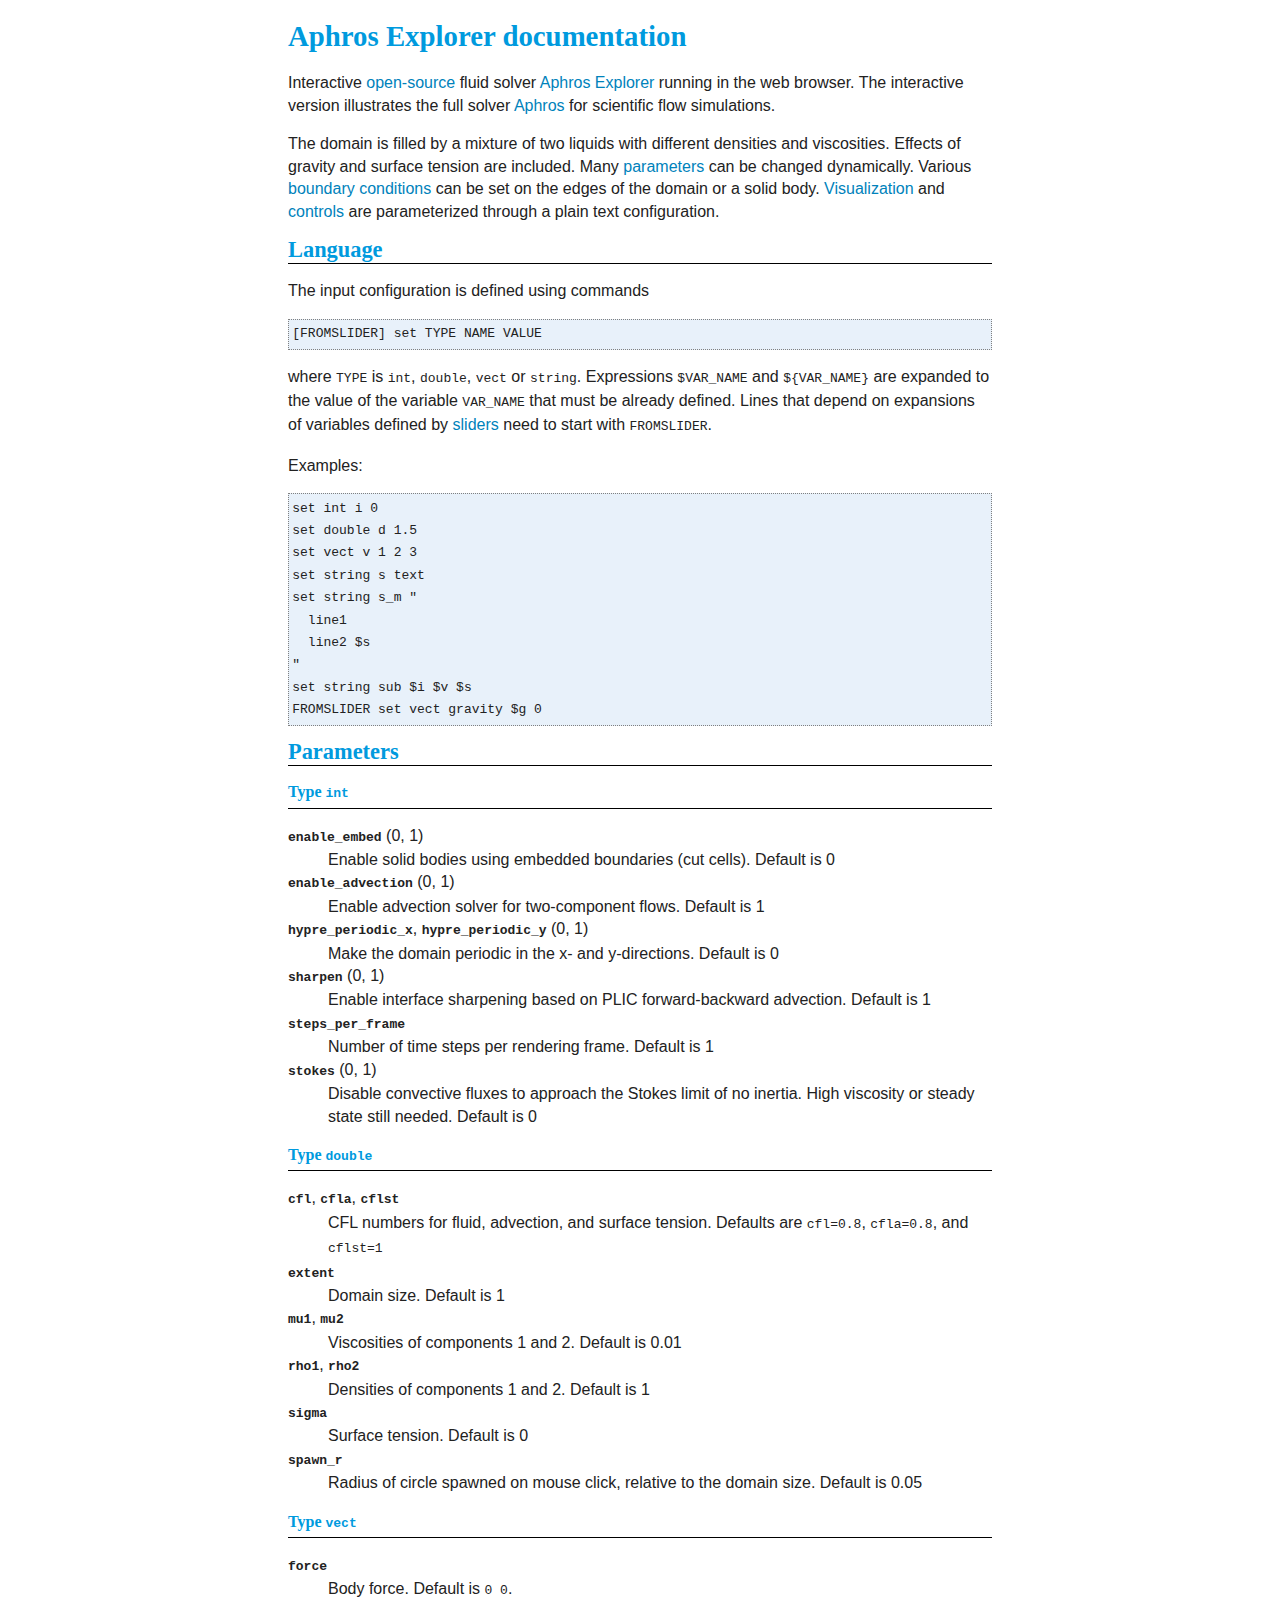
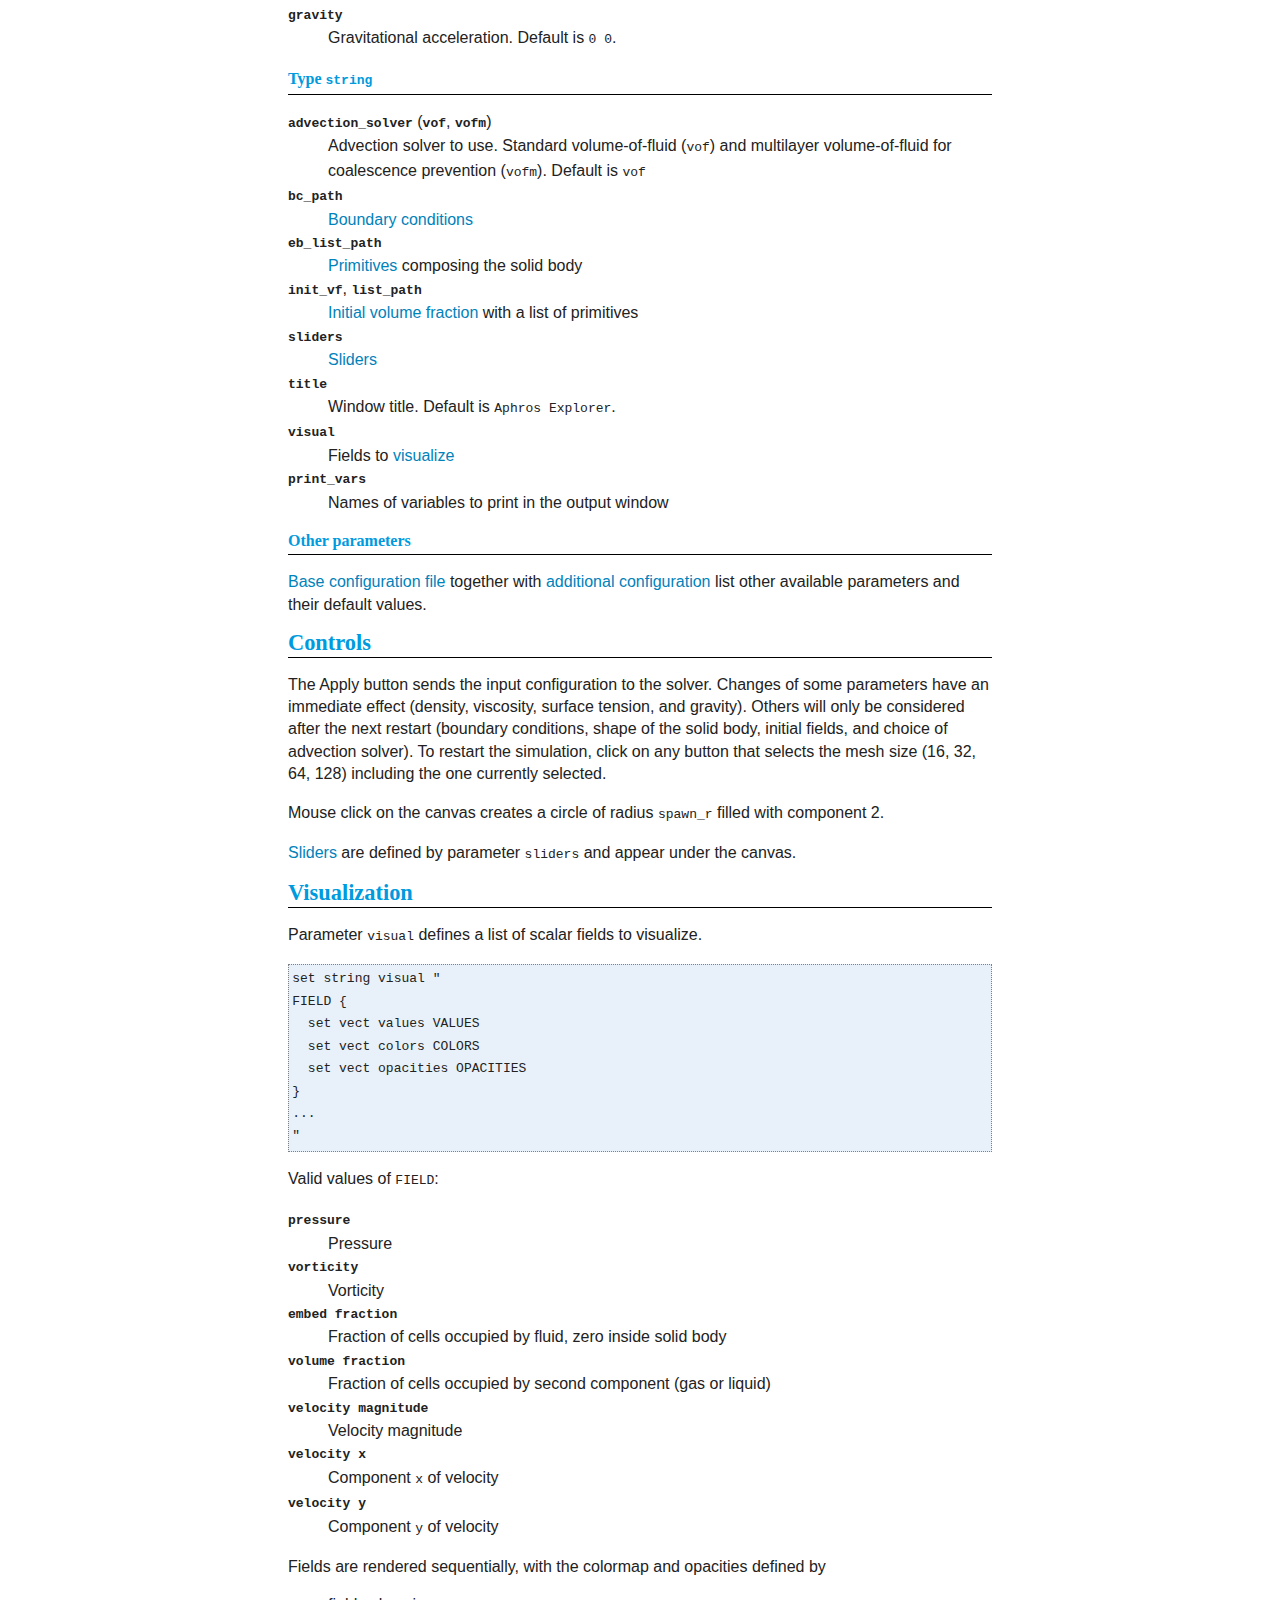
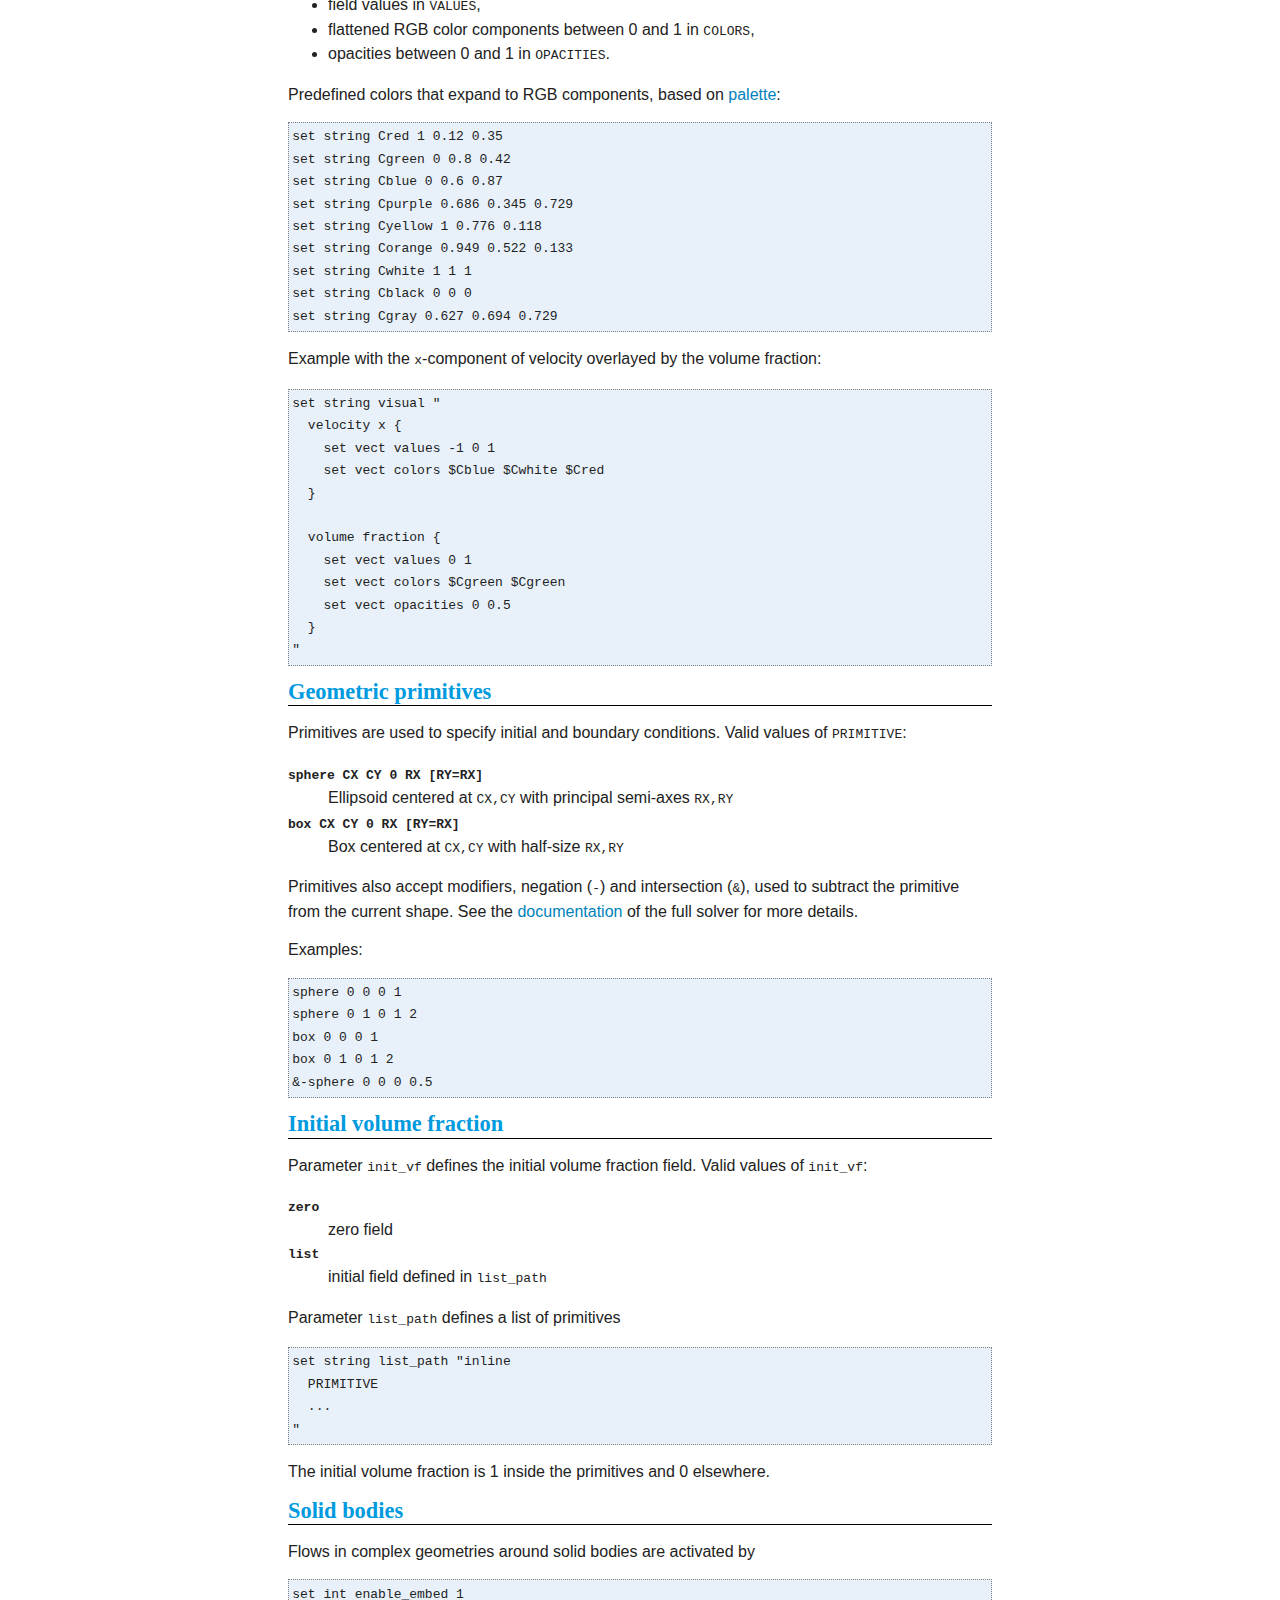
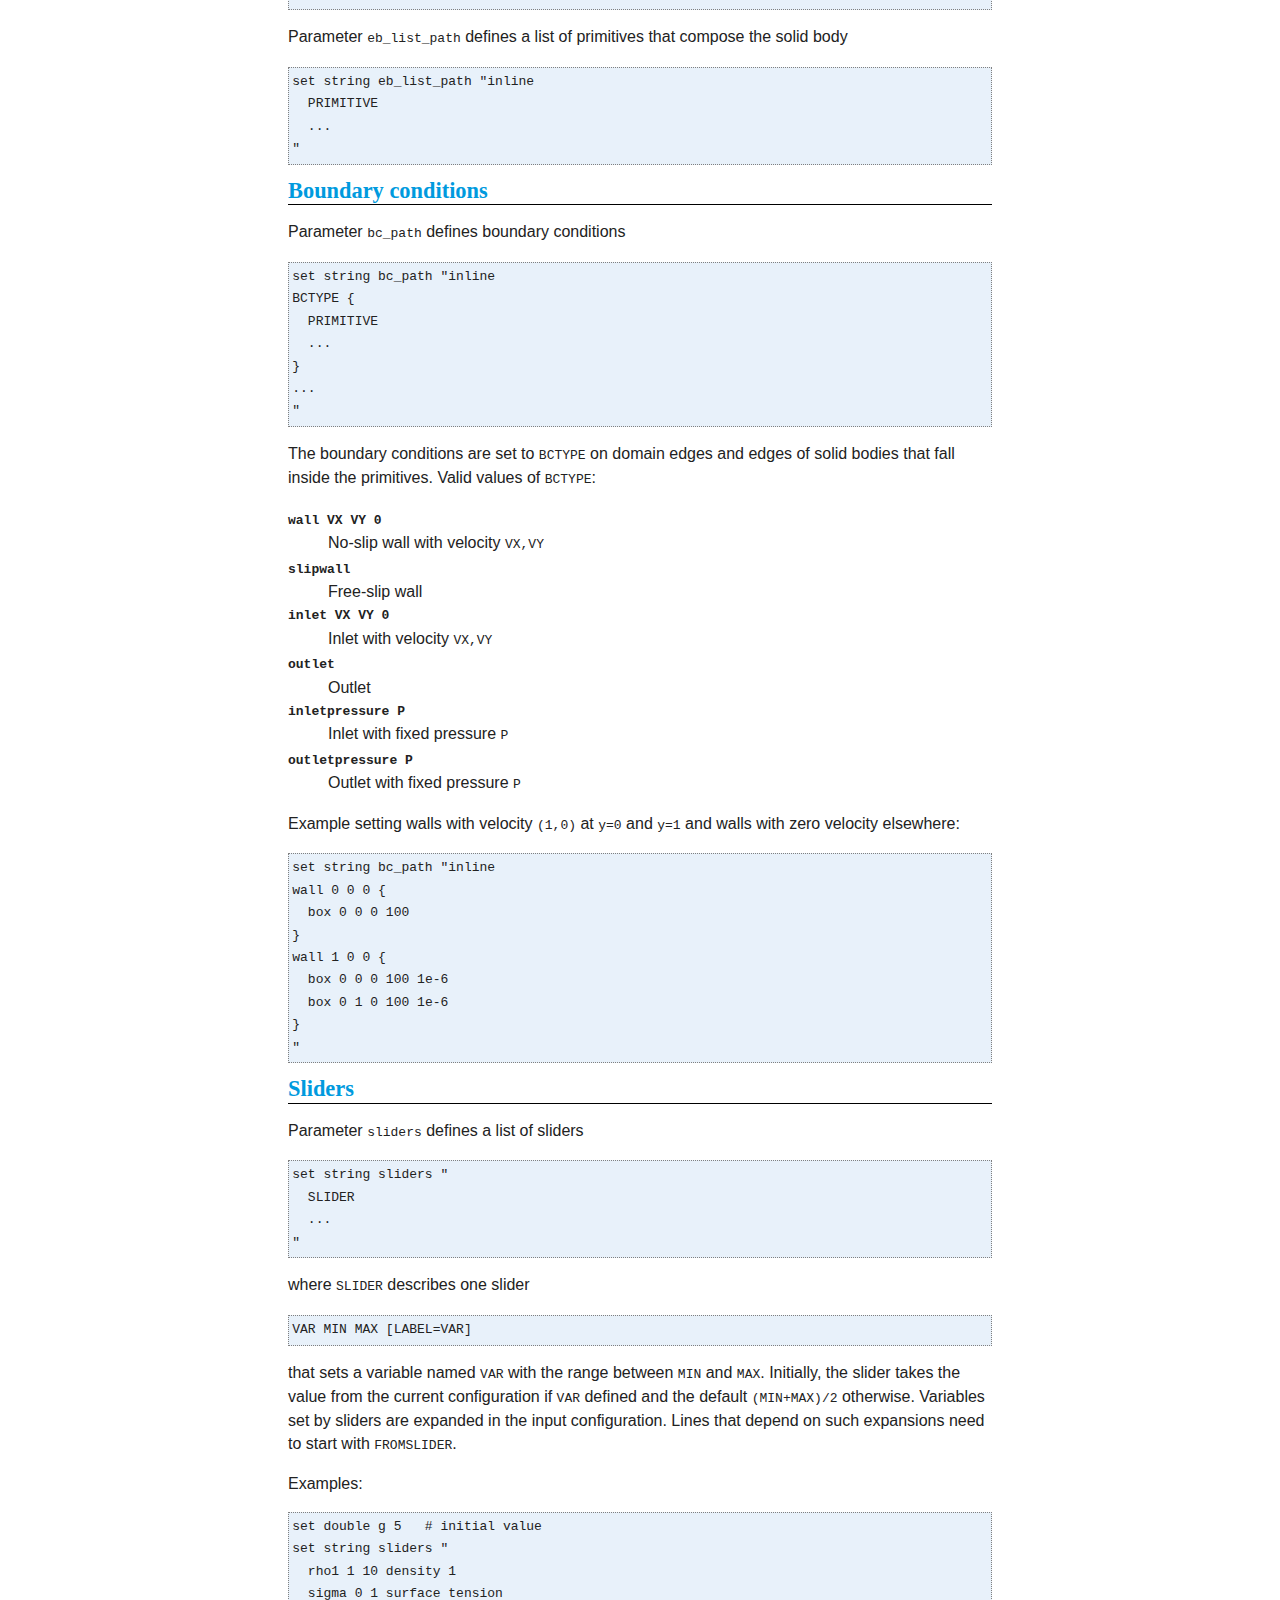
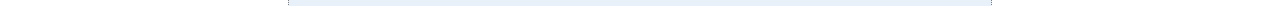
<file: wasm/aphros_doc.html>
<!DOCTYPE html>
<html xmlns="http://www.w3.org/1999/xhtml" lang="" xml:lang="">
<head>
  <meta charset="utf-8" />
  <meta name="generator" content="pandoc" />
  <meta name="viewport" content="width=device-width, initial-scale=1.0, user-scalable=yes" />
  <title>Aphros Explorer documentation</title>
  <style>
    code{white-space: pre-wrap;}
    span.smallcaps{font-variant: small-caps;}
    span.underline{text-decoration: underline;}
    div.column{display: inline-block; vertical-align: top; width: 50%;}
    div.hanging-indent{margin-left: 1.5em; text-indent: -1.5em;}
    ul.task-list{list-style: none;}
    .display.math{display: block; text-align: center; margin: 0.5rem auto;}
  </style>
  <link rel="stylesheet" href="aphros_doc.css" />
  <!--[if lt IE 9]>
    <script src="//cdnjs.cloudflare.com/ajax/libs/html5shiv/3.7.3/html5shiv-printshiv.min.js"></script>
  <![endif]-->
</head>
<body>
<header id="title-block-header">
<h1 class="title">Aphros Explorer documentation</h1>
</header>
<p>Interactive <a href="https://github.com/cselab/aphros/tree/master/examples/107_wasm">open-source</a> fluid solver <a href="aphros.html">Aphros Explorer</a> running in the web browser. The interactive version illustrates the full solver <a href="https://github.com/cselab/aphros">Aphros</a> for scientific flow simulations.</p>
<p>The domain is filled by a mixture of two liquids with different densities and viscosities. Effects of gravity and surface tension are included. Many <a href="#parameters">parameters</a> can be changed dynamically. Various <a href="#bc">boundary conditions</a> can be set on the edges of the domain or a solid body. <a href="#visualization">Visualization</a> and <a href="#controls">controls</a> are parameterized through a plain text configuration.</p>
<h1 id="language"><a name="language"></a> <a href="#language">Language</a></h1>
<p>The input configuration is defined using commands</p>
<pre><code>[FROMSLIDER] set TYPE NAME VALUE</code></pre>
<p>where <code>TYPE</code> is <code>int</code>, <code>double</code>, <code>vect</code> or <code>string</code>. Expressions <code>$VAR_NAME</code> and <code>${VAR_NAME}</code> are expanded to the value of the variable <code>VAR_NAME</code> that must be already defined. Lines that depend on expansions of variables defined by <a href="#sliders">sliders</a> need to start with <code>FROMSLIDER</code>.</p>
<p>Examples:</p>
<pre><code>set int i 0
set double d 1.5
set vect v 1 2 3
set string s text
set string s_m &quot;
  line1
  line2 $s
&quot;
set string sub $i $v $s
FROMSLIDER set vect gravity $g 0</code></pre>
<h1 id="parameters"><a name="parameters"></a> <a href="#parameters">Parameters</a></h1>
<h2 id="type-int">Type <code>int</code></h2>
<dl>
<dt><code>enable_embed</code> (0, 1)</dt>
<dd>Enable solid bodies using embedded boundaries (cut cells). Default is 0
</dd>
<dt><code>enable_advection</code> (0, 1)</dt>
<dd>Enable advection solver for two-component flows. Default is 1
</dd>
<dt><code>hypre_periodic_x</code>, <code>hypre_periodic_y</code> (0, 1)</dt>
<dd>Make the domain periodic in the x- and y-directions. Default is 0
</dd>
<dt><code>sharpen</code> (0, 1)</dt>
<dd>Enable interface sharpening based on PLIC forward-backward advection. Default is 1
</dd>
<dt><code>steps_per_frame</code></dt>
<dd>Number of time steps per rendering frame. Default is 1
</dd>
<dt><code>stokes</code> (0, 1)</dt>
<dd>Disable convective fluxes to approach the Stokes limit of no inertia. High viscosity or steady state still needed. Default is 0
</dd>
</dl>
<h2 id="type-double">Type <code>double</code></h2>
<dl>
<dt><code>cfl</code>, <code>cfla</code>, <code>cflst</code></dt>
<dd>CFL numbers for fluid, advection, and surface tension. Defaults are <code>cfl=0.8</code>, <code>cfla=0.8</code>, and <code>cflst=1</code>
</dd>
<dt><code>extent</code></dt>
<dd>Domain size. Default is 1
</dd>
<dt><code>mu1</code>, <code>mu2</code></dt>
<dd>Viscosities of components 1 and 2. Default is 0.01
</dd>
<dt><code>rho1</code>, <code>rho2</code></dt>
<dd>Densities of components 1 and 2. Default is 1
</dd>
<dt><code>sigma</code></dt>
<dd>Surface tension. Default is 0
</dd>
<dt><code>spawn_r</code></dt>
<dd>Radius of circle spawned on mouse click, relative to the domain size. Default is 0.05
</dd>
</dl>
<h2 id="type-vect">Type <code>vect</code></h2>
<dl>
<dt><code>force</code></dt>
<dd>Body force. Default is <code>0 0</code>.
</dd>
<dt><code>gravity</code></dt>
<dd>Gravitational acceleration. Default is <code>0 0</code>.
</dd>
</dl>
<h2 id="type-string">Type <code>string</code></h2>
<dl>
<dt><code>advection_solver</code> (<code>vof</code>, <code>vofm</code>)</dt>
<dd>Advection solver to use. Standard volume-of-fluid (<code>vof</code>) and multilayer volume-of-fluid for coalescence prevention (<code>vofm</code>). Default is <code>vof</code>
</dd>
<dt><code>bc_path</code></dt>
<dd><a href="#bc">Boundary conditions</a>
</dd>
<dt><code>eb_list_path</code></dt>
<dd><a href="#primitives">Primitives</a> composing the solid body
</dd>
<dt><code>init_vf</code>, <code>list_path</code></dt>
<dd><a href="#initvf">Initial volume fraction</a> with a list of primitives
</dd>
<dt><code>sliders</code></dt>
<dd><a href="#sliders">Sliders</a>
</dd>
<dt><code>title</code></dt>
<dd>Window title. Default is <code>Aphros Explorer</code>.
</dd>
<dt><code>visual</code></dt>
<dd>Fields to <a href="#visualization">visualize</a>
</dd>
<dt><code>print_vars</code></dt>
<dd>Names of variables to print in the output window
</dd>
</dl>
<h2 id="other-parameters">Other parameters</h2>
<p><a href="https://github.com/cselab/aphros/blob/master/deploy/scripts/sim_base.conf">Base configuration file</a> together with <a href="https://github.com/cselab/aphros/blob/master/examples/107_wasm/conf/std.conf">additional configuration</a> list other available parameters and their default values.</p>
<h1 id="controls"><a name="controls"></a> <a href="#controls">Controls</a></h1>
<p>The Apply button sends the input configuration to the solver. Changes of some parameters have an immediate effect (density, viscosity, surface tension, and gravity). Others will only be considered after the next restart (boundary conditions, shape of the solid body, initial fields, and choice of advection solver). To restart the simulation, click on any button that selects the mesh size (16, 32, 64, 128) including the one currently selected.</p>
<p>Mouse click on the canvas creates a circle of radius <code>spawn_r</code> filled with component 2.</p>
<p><a href="#sliders">Sliders</a> are defined by parameter <code>sliders</code> and appear under the canvas.</p>
<h1 id="visualization"><a name="visualization"></a> <a href="#visualization">Visualization</a></h1>
<p>Parameter <code>visual</code> defines a list of scalar fields to visualize.</p>
<pre><code>set string visual &quot;
FIELD {
  set vect values VALUES
  set vect colors COLORS
  set vect opacities OPACITIES
}
...
&quot;</code></pre>
<p>Valid values of <code>FIELD</code>:</p>
<dl>
<dt><code>pressure</code></dt>
<dd>Pressure
</dd>
<dt><code>vorticity</code></dt>
<dd>Vorticity
</dd>
<dt><code>embed fraction</code></dt>
<dd>Fraction of cells occupied by fluid, zero inside solid body
</dd>
<dt><code>volume fraction</code></dt>
<dd>Fraction of cells occupied by second component (gas or liquid)
</dd>
<dt><code>velocity magnitude</code></dt>
<dd>Velocity magnitude
</dd>
<dt><code>velocity x</code></dt>
<dd>Component <code>x</code> of velocity
</dd>
<dt><code>velocity y</code></dt>
<dd>Component <code>y</code> of velocity
</dd>
</dl>
<p>Fields are rendered sequentially, with the colormap and opacities defined by</p>
<ul>
<li>field values in <code>VALUES</code>,</li>
<li>flattened RGB color components between 0 and 1 in <code>COLORS</code>,</li>
<li>opacities between 0 and 1 in <code>OPACITIES</code>.</li>
</ul>
<p>Predefined colors that expand to RGB components, based on <a href="https://github.com/OrdnanceSurvey/GeoDataViz-Toolkit/tree/master/Colours">palette</a>:</p>
<pre><code>set string Cred 1 0.12 0.35
set string Cgreen 0 0.8 0.42
set string Cblue 0 0.6 0.87
set string Cpurple 0.686 0.345 0.729
set string Cyellow 1 0.776 0.118
set string Corange 0.949 0.522 0.133
set string Cwhite 1 1 1
set string Cblack 0 0 0
set string Cgray 0.627 0.694 0.729</code></pre>
<p>Example with the <code>x</code>-component of velocity overlayed by the volume fraction:</p>
<pre><code>set string visual &quot;
  velocity x {
    set vect values -1 0 1
    set vect colors $Cblue $Cwhite $Cred
  }

  volume fraction {
    set vect values 0 1
    set vect colors $Cgreen $Cgreen
    set vect opacities 0 0.5
  }
&quot;</code></pre>
<h1 id="geometric-primitives"><a name="primitives"></a> <a href="#primitives">Geometric primitives</a></h1>
<p>Primitives are used to specify initial and boundary conditions. Valid values of <code>PRIMITIVE</code>:</p>
<dl>
<dt><code>sphere CX CY 0 RX [RY=RX]</code></dt>
<dd>Ellipsoid centered at <code>CX,CY</code> with principal semi-axes <code>RX,RY</code>
</dd>
<dt><code>box CX CY 0 RX [RY=RX]</code></dt>
<dd>Box centered at <code>CX,CY</code> with half-size <code>RX,RY</code>
</dd>
</dl>
<p>Primitives also accept modifiers, negation (<code>-</code>) and intersection (<code>&amp;</code>), used to subtract the primitive from the current shape. See the <a href="https://cselab.github.io/aphros/doc/#geometric-primitives">documentation</a> of the full solver for more details.</p>
<p>Examples:</p>
<pre><code>sphere 0 0 0 1
sphere 0 1 0 1 2
box 0 0 0 1
box 0 1 0 1 2
&amp;-sphere 0 0 0 0.5</code></pre>
<h1 id="initial-volume-fraction"><a name="initvf"></a> <a href="#initvf">Initial volume fraction</a></h1>
<p>Parameter <code>init_vf</code> defines the initial volume fraction field. Valid values of <code>init_vf</code>:</p>
<dl>
<dt><code>zero</code></dt>
<dd>zero field
</dd>
<dt><code>list</code></dt>
<dd>initial field defined in <code>list_path</code>
</dd>
</dl>
<p>Parameter <code>list_path</code> defines a list of primitives</p>
<pre><code>set string list_path &quot;inline
  PRIMITIVE
  ...
&quot;</code></pre>
<p>The initial volume fraction is 1 inside the primitives and 0 elsewhere.</p>
<h1 id="solid-bodies"><a name="bodies"></a> <a href="#bodies">Solid bodies</a></h1>
<p>Flows in complex geometries around solid bodies are activated by</p>
<pre><code>set int enable_embed 1</code></pre>
<p>Parameter <code>eb_list_path</code> defines a list of primitives that compose the solid body</p>
<pre><code>set string eb_list_path &quot;inline
  PRIMITIVE
  ...
&quot;</code></pre>
<h1 id="boundary-conditions"><a name="bc"></a> <a href="#bc">Boundary conditions</a></h1>
<p>Parameter <code>bc_path</code> defines boundary conditions</p>
<pre><code>set string bc_path &quot;inline
BCTYPE {
  PRIMITIVE
  ...
}
...
&quot;</code></pre>
<p>The boundary conditions are set to <code>BCTYPE</code> on domain edges and edges of solid bodies that fall inside the primitives. Valid values of <code>BCTYPE</code>:</p>
<dl>
<dt><code>wall VX VY 0</code></dt>
<dd>No-slip wall with velocity <code>VX,VY</code>
</dd>
<dt><code>slipwall</code></dt>
<dd>Free-slip wall
</dd>
<dt><code>inlet VX VY 0</code></dt>
<dd>Inlet with velocity <code>VX,VY</code>
</dd>
<dt><code>outlet</code></dt>
<dd>Outlet
</dd>
<dt><code>inletpressure P</code></dt>
<dd>Inlet with fixed pressure <code>P</code>
</dd>
<dt><code>outletpressure P</code></dt>
<dd>Outlet with fixed pressure <code>P</code>
</dd>
</dl>
<p>Example setting walls with velocity <code>(1,0)</code> at <code>y=0</code> and <code>y=1</code> and walls with zero velocity elsewhere:</p>
<pre><code>set string bc_path &quot;inline
wall 0 0 0 {
  box 0 0 0 100
}
wall 1 0 0 {
  box 0 0 0 100 1e-6
  box 0 1 0 100 1e-6
}
&quot;</code></pre>
<h1 id="sliders"><a name="sliders"></a> <a href="#sliders">Sliders</a></h1>
<p>Parameter <code>sliders</code> defines a list of sliders</p>
<pre><code>set string sliders &quot;
  SLIDER
  ...
&quot;</code></pre>
<p>where <code>SLIDER</code> describes one slider</p>
<pre><code>VAR MIN MAX [LABEL=VAR]</code></pre>
<p>that sets a variable named <code>VAR</code> with the range between <code>MIN</code> and <code>MAX</code>. Initially, the slider takes the value from the current configuration if <code>VAR</code> defined and the default <code>(MIN+MAX)/2</code> otherwise. Variables set by sliders are expanded in the input configuration. Lines that depend on such expansions need to start with <code>FROMSLIDER</code>.</p>
<p>Examples:</p>
<pre><code>set double g 5   # initial value
set string sliders &quot;
  rho1 1 10 density 1
  sigma 0 1 surface tension
  g 0 10 gravity
&quot;
FROMSLIDER set vect gravity 0 -$g</code></pre>
</body>
</html>
</file>
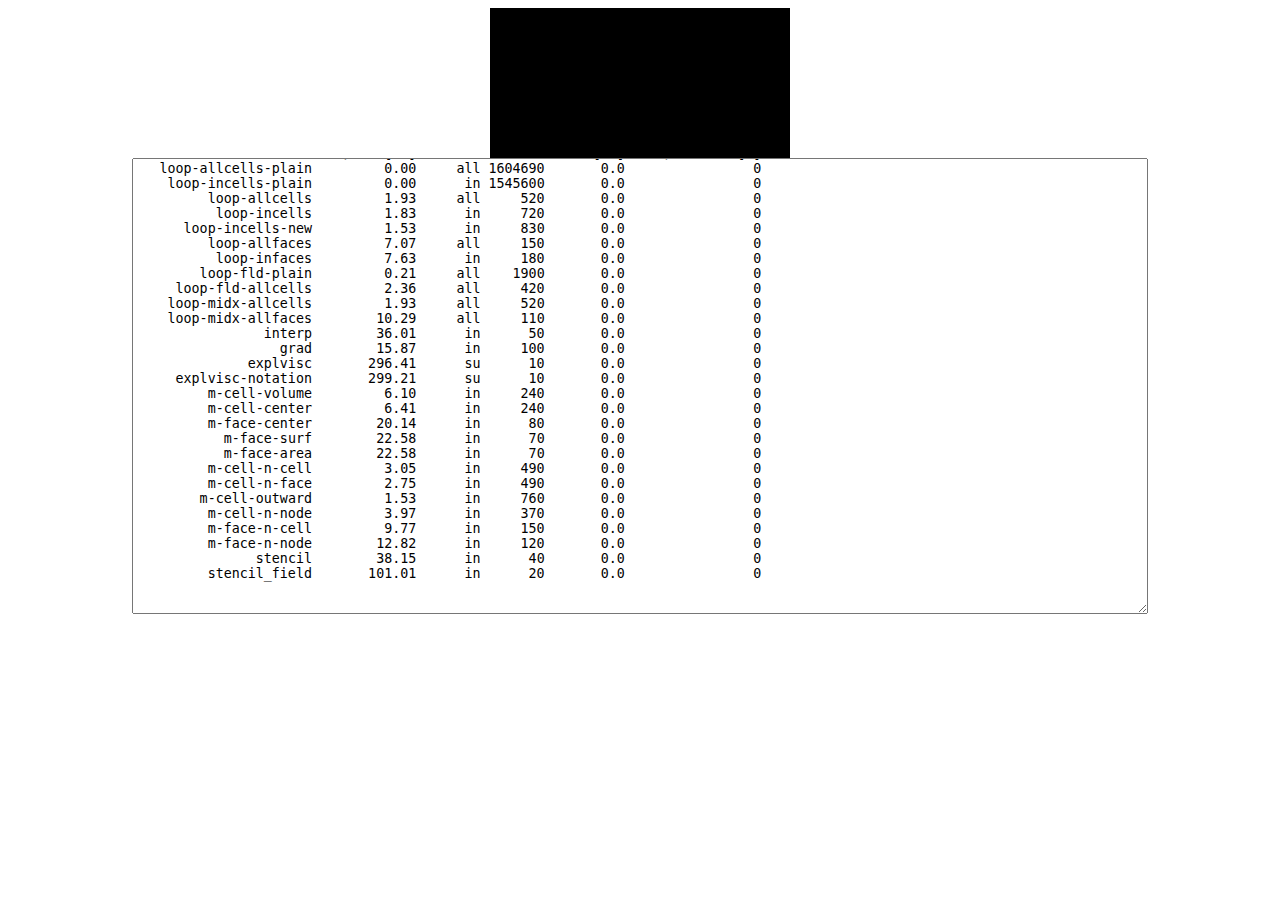
<file: wasm/benchmark.html>
<!doctypehtml><html lang=en-us><head><meta charset=utf-8><meta content="text/html; charset=utf-8"http-equiv=Content-Type><title>Emscripten example</title><style>.emscripten{padding-right:0;margin-left:auto;margin-right:auto;display:block}textarea.emscripten{font-family:monospace;width:80%}canvas.emscripten{border:0 none;background-color:#000}</style></head><body><canvas class=emscripten id=canvas tabindex=-1></canvas><textarea class=emscripten id=output rows=30></textarea><script>var Module={preRun:[],postRun:[],print:function(){var n=document.getElementById("output");return n&&(n.value=""),function(t){arguments.length>1&&(t=Array.prototype.slice.call(arguments).join(" ")),console.log(t),n&&(n.value+=t+"\n",n.scrollTop=n.scrollHeight)}}(),printErr:function(n){arguments.length>1&&(n=Array.prototype.slice.call(arguments).join(" ")),console.error(n)},canvas:document.getElementById("canvas"),setStatus:function(n){}}</script><script async src=benchmark.js></script></body></html>
</file>
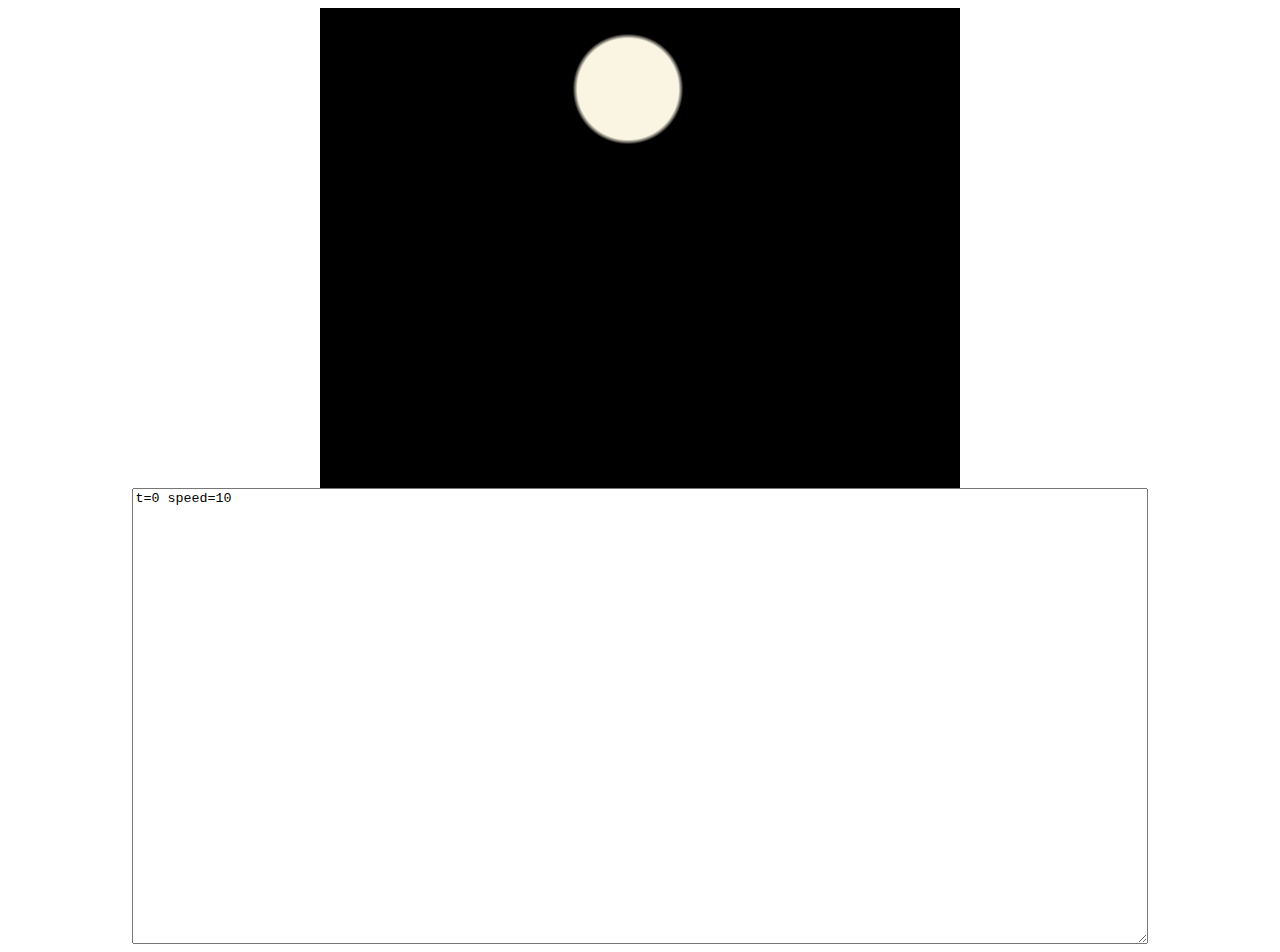
<file: wasm/canvas.html>
<!doctypehtml><html lang=en-us><head><meta charset=utf-8><meta content="text/html; charset=utf-8"http-equiv=Content-Type><title>Emscripten example</title><style>.emscripten{padding-right:0;margin-left:auto;margin-right:auto;display:block}textarea.emscripten{font-family:monospace;width:80%}canvas.emscripten{border:0 none;background-color:#000}</style></head><body><canvas class=emscripten id=canvas tabindex=-1></canvas><textarea class=emscripten id=output rows=30></textarea><script>var Module={preRun:[],postRun:[],print:function(){var n=document.getElementById("output");return n&&(n.value=""),function(t){arguments.length>1&&(t=Array.prototype.slice.call(arguments).join(" ")),console.log(t),n&&(n.value+=t+"\n",n.scrollTop=n.scrollHeight)}}(),printErr:function(n){arguments.length>1&&(n=Array.prototype.slice.call(arguments).join(" ")),console.error(n)},canvas:document.getElementById("canvas"),setStatus:function(n){}}</script><script async src=canvas.js></script></body></html>
</file>
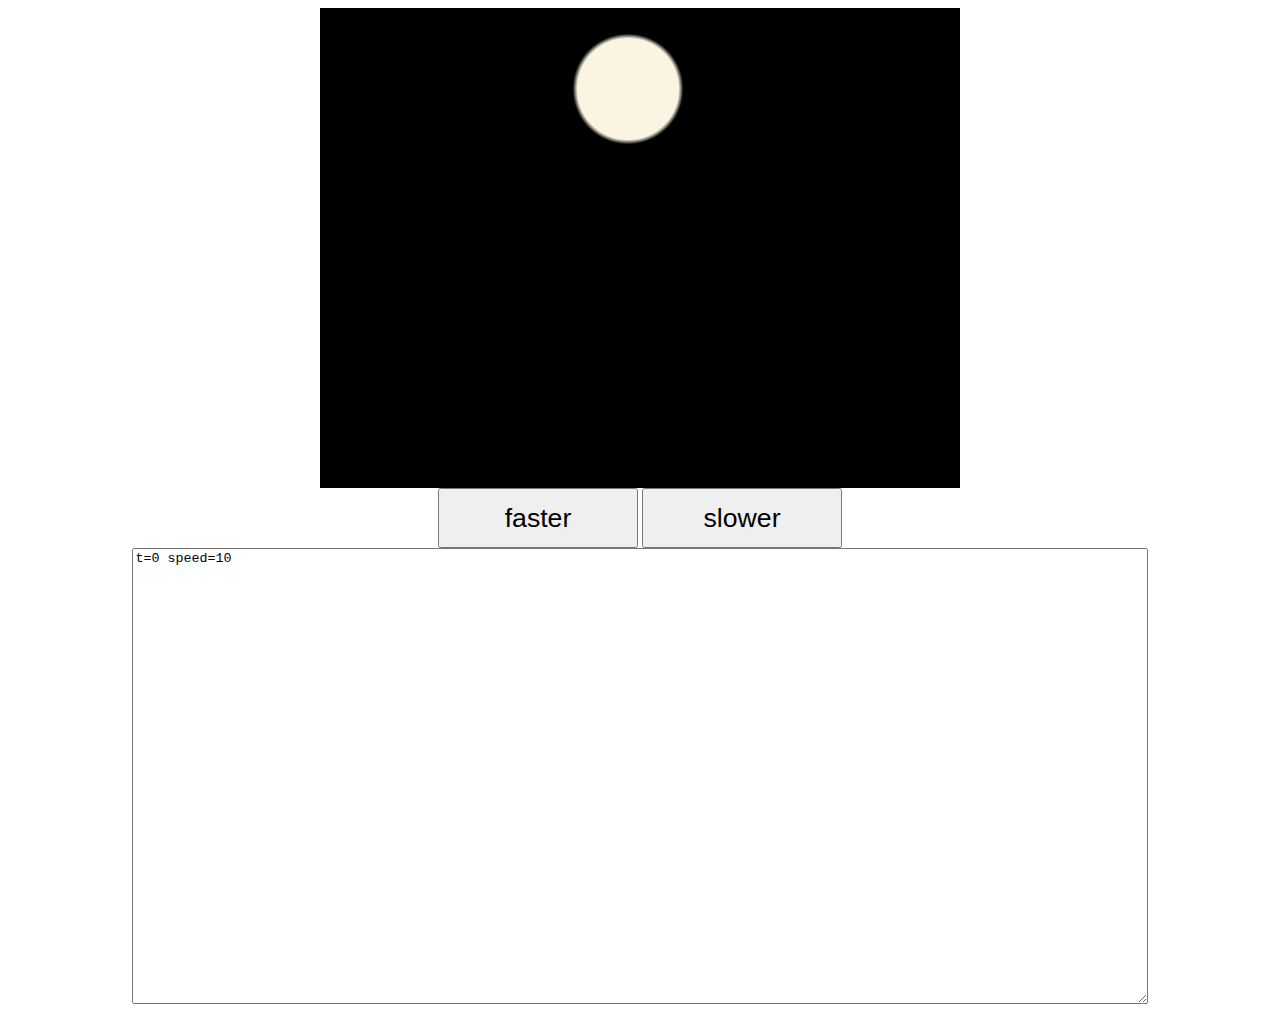
<file: wasm/canvas0.html>
<!doctype html>
<html lang="en-us">
  <head>
    <meta charset="utf-8">
    <meta http-equiv="Content-Type" content="text/html; charset=utf-8">
    <title>Canvas example</title>
    <style>
      .emscripten { padding-right: 0; margin-left: auto; margin-right: auto; display: block; }
      textarea.emscripten { font-family: monospace; width: 80%;}
      canvas.emscripten { border: 0px none; background-color: black; }
      div.emscripten { text-align: center; }
      .button {width: 200px; height: 60px; font-size: 20pt; }
    </style>
  </head>
  <body>
    <canvas class="emscripten" id="canvas" tabindex=-1></canvas>

    <div class="emscripten">
      <input type="button" class="button" value="faster"
        onclick="Module.ccall('MulSpeed', 'number', ['number'], [1.5])">
      <input type="button" class="button" value="slower"
        onclick="Module.ccall('MulSpeed', 'number', ['number'], [1/1.5])">
    </div>


    <textarea class="emscripten" id="output" rows="30"></textarea>

    <script type='text/javascript'>
      var Module = {
        preRun: [],
        postRun: [],
        print: (function() {
          var element = document.getElementById('output');
          if (element) element.value = '';
          return function(text) {
            if (arguments.length > 1) {
              text = Array.prototype.slice.call(arguments).join(' ');
            }
            console.log(text);
            if (element) {
              element.value += text + "\n";
              element.scrollTop = element.scrollHeight;
            }
          };
        })(),
        printErr: function(text) {
          if (arguments.length > 1) {
            text = Array.prototype.slice.call(arguments).join(' ');
          }
          console.error(text);
        },
        canvas: (function() { return document.getElementById('canvas'); })(),
        setStatus: function(text) {},
      };
    </script>

    <script async src=canvas.js></script>
  </body>
</html>
</file>
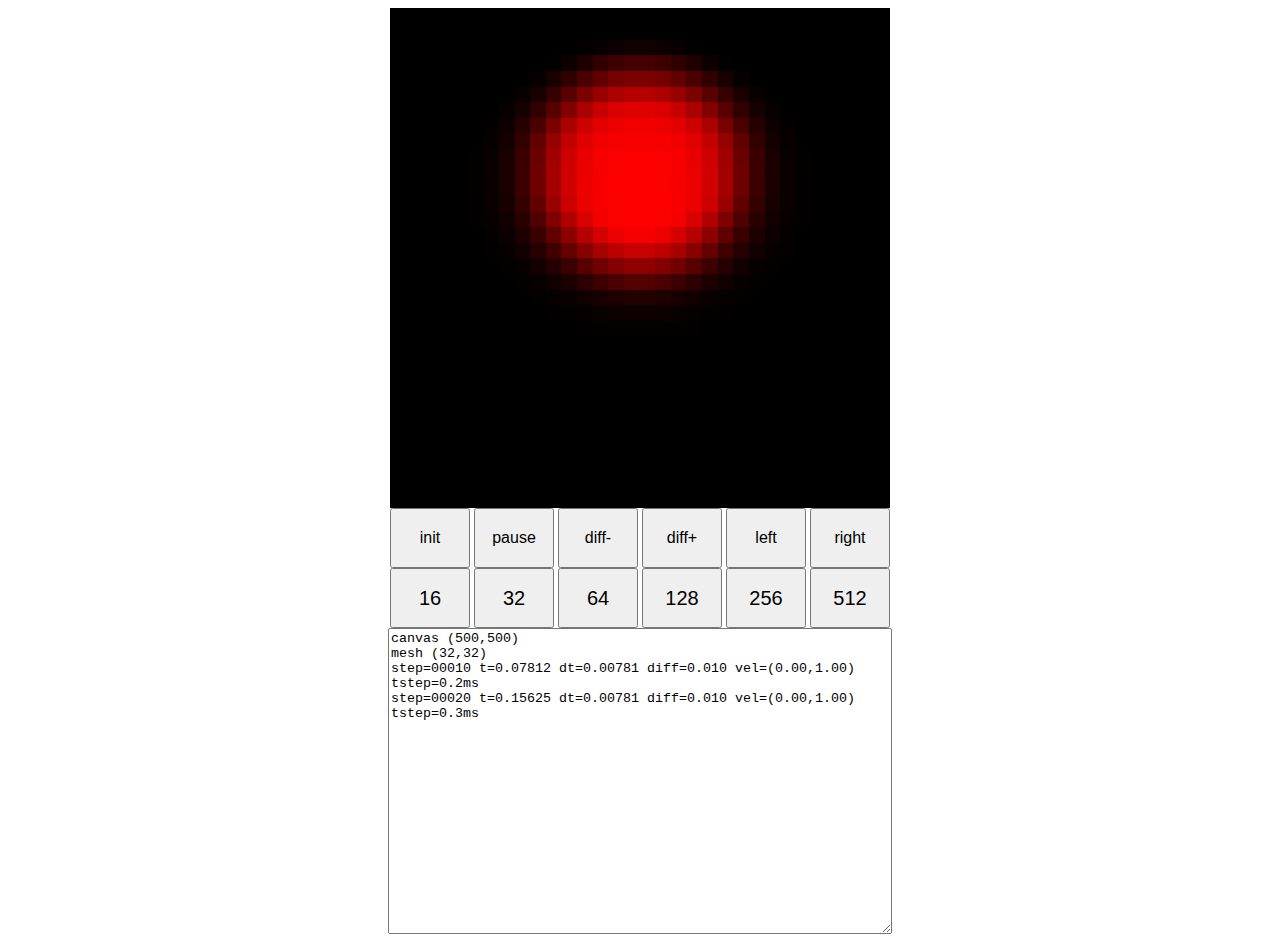
<file: wasm/diffusion.html>
<!doctype html>
<html lang="en-us">
  <head>
    <meta charset="utf-8">
    <meta http-equiv="Content-Type" content="text/html; charset=utf-8">
    <title>Advection-Diffusion</title>
    <style>
      .emscripten { padding-right: 0; margin-left: auto; margin-right: auto; display: block; touch-action: manipulation; }
      textarea.emscripten { font-family: monospace; width: 500px; }
      canvas.emscripten { border: 0px none; background-color: black; }
      div.emscripten { text-align: center; }
      .button {width: 80px; height: 60px; font-size: 12pt; padding: 0pt; margin: 0pt; touch-action: manipulation; }
      .button2 {width: 80px; height: 60px; font-size: 15pt; padding: 0pt; margin: 0pt; touch-action: manipulation; }
    </style>
  </head>
  <body>
    <canvas class="emscripten" id="canvas" tabindex=-1></canvas>

    <div class="emscripten">
      <input type="button" class="button" value="init"
        onclick="Module.ccall('Init', 'number', [])">
      <input type="button" class="button" value="pause"
        onclick="Module.ccall('TogglePause', 'number', [])">
      <input type="button" class="button" value="diff-"
        onclick="Module.ccall('MulDiffusion', 'number', ['number'], [0.5])">
      <input type="button" class="button" value="diff+"
        onclick="Module.ccall('MulDiffusion', 'number', ['number'], [2])">
      <input type="button" class="button" value="left"
        onclick="Module.ccall('AddVelocityAngle', 'number', ['number'], [30])">
      <input type="button" class="button" value="right"
        onclick="Module.ccall('AddVelocityAngle', 'number', ['number'], [-30])">
      <br>
      <input type="button" class="button2" value="16"
        onclick="Module.ccall('SetMesh', 'number', ['number'], [16])">
      <input type="button" class="button2" value="32"
        onclick="Module.ccall('SetMesh', 'number', ['number'], [32])">
      <input type="button" class="button2" value="64"
        onclick="Module.ccall('SetMesh', 'number', ['number'], [64])">
      <input type="button" class="button2" value="128"
        onclick="Module.ccall('SetMesh', 'number', ['number'], [128])">
      <input type="button" class="button2" value="256"
        onclick="Module.ccall('SetMesh', 'number', ['number'], [256])">
      <input type="button" class="button2" value="512"
        onclick="Module.ccall('SetMesh', 'number', ['number'], [512])">
    </div>


    <textarea class="emscripten" id="output" rows="20"></textarea>

    <script type='text/javascript'>
      var Module = {
        preRun: [],
        postRun: [],
        print: (function() {
          var element = document.getElementById('output');
          if (element) element.value = '';
          return function(text) {
            if (arguments.length > 1) {
              text = Array.prototype.slice.call(arguments).join(' ');
            }
            console.log(text);
            if (element) {
              element.value += text + "\n";
              element.scrollTop = element.scrollHeight;
            }
          };
        })(),
        printErr: function(text) {
          if (arguments.length > 1) {
            text = Array.prototype.slice.call(arguments).join(' ');
          }
          console.error(text);
        },
        canvas: (function() { return document.getElementById('canvas'); })(),
        setStatus: function(text) {},
      };
    </script>

    <script async src=diffusion_distr.js></script>
  </body>
</html>
</file>
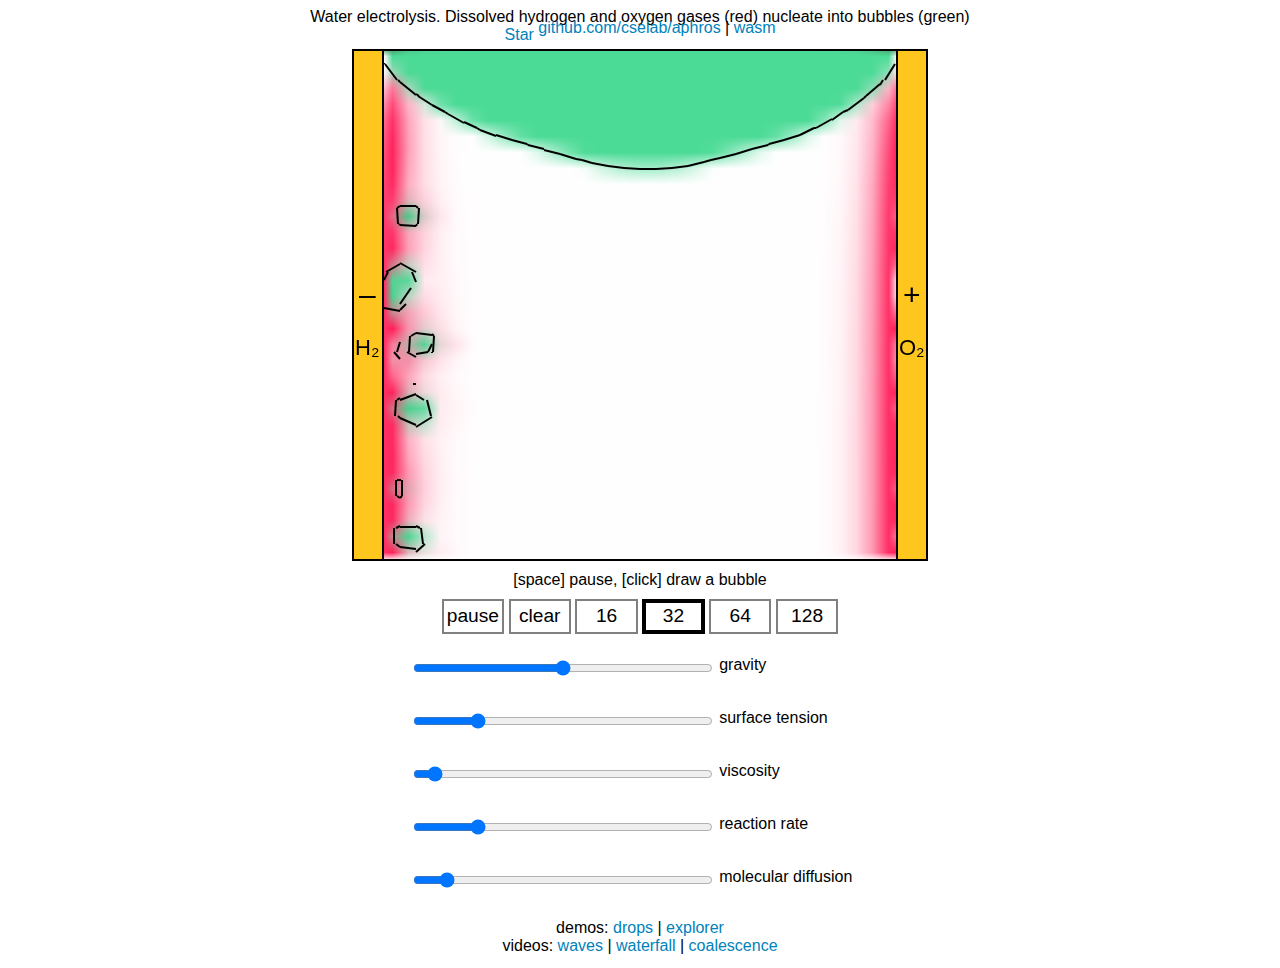
<file: wasm/electrochem.html>
<!doctype html>
<html lang="en-US">
  <head>
    <link rel="icon" type="image/png" href="electrochem-icon.png">
    <meta http-equiv="content-type" content="text/html; charset=UTF-8">
    <meta name="viewport" content="width=640, initial-scale=0.55">
    <title>Electrochemical Reactor</title>
    <style>
      html *
      {
         font-family: Arial, Helvetica, sans-serif;
      }
      .emscripten {
        padding-right: 0;
        padding: 5px;
        margin-left: auto;
        margin-right: auto;
        display: block;
        touch-action: manipulation;
      }
      textarea.emscripten { font-family: monospace; width: 500px; }
      canvas.emscripten { border: 0px none; background-color: white; }
      div.emscripten { text-align: center; }
      .slider {
        outline: none;
        width: 300px;
        height: 30px;
        padding-top: 0px;
      }
      .label {
        margin-top: 0px;
      }
      .emscripten span {
        display: inline-block;
        white-space: nowrap;
        line-height: 42px;
        vertical-align: text-bottom;
        width: 150px;
        text-align:left;
      }

      a {
        color: #0082BB;
      }
      a:link {
        text-decoration: none;
      }
      a:visited {
        text-decoration: none;
      }
      a:hover {
        text-decoration: underline;
      }
      .button {
        display: inline-block;
        color: #000000;
        background: #ffffff;
        vertical-align: baseline;
        border-radius: 0;
        border: none;
        border: 0.15em solid #808080;
        margin: 0 0;
        padding: 0;
        text-align: center;
        text-decoration: none;
        font-size: 1.2em;
        height: 1.8em;
        width: 3.25em;
        touch-action: manipulation;
      }
      .button:hover {
        border-color: #000000;
      }
      .button:active {
        background: #808080;
      }
      .pressed {
        border: 0.22em solid #000000;
      }
    </style>
  </head>
  <body>
    <div style="text-align:center;">
      Water electrolysis. Dissolved hydrogen and oxygen gases (red)
      nucleate into bubbles (green)
      <br>
      <a class="github-button" href="https://github.com/cselab/aphros" data-size="large" data-show-count="true" aria-label="Star cselab/aphros on GitHub">Star</a>
      <span style="position: relative; bottom: 0.45em;">
        <a href="https://github.com/cselab/aphros">github.com/cselab/aphros</a>
        |
        <a href="https://github.com/cselab/aphros/tree/master/examples/107_wasm">wasm</a>
      </span>
    </div>
    <noscript>
      <div style="color:red; text-align:center;">
        This simulation needs JavaScript
      </div>
    </noscript>
    <canvas class="emscripten" id="canvas" tabindex=-1></canvas>

    <div class="emscripten" style="padding: 5px;">
    [space] pause, [click] draw a bubble
    </div>
    <div class="emscripten" style="padding: 5px;">
      <input type="button" class="button" id="button_pause" value="pause" onclick="TogglePause();">
      <input type="button" class="button" value="clear"
        onclick="SetExtraConfig(); Module.ccall('Init', null, [])">
      <input type="button" class="button" id="button_16" value="16" onclick="Init(16)">
      <input type="button" class="button" id="button_32" value="32" onclick="Init(32)">
      <input type="button" class="button" id="button_64" value="64" onclick="Init(64)">
      <input type="button" class="button" id="button_128" value="128" onclick="Init(128)">
    </div>
    <div class="emscripten" style="padding: 5px;">
      <label class="label"><input type="range" class="slider" min="0" max="20" value="10" step="1" id="range_gravity"
        onchange="SetGravity(this.value);">
        <span>gravity</span></label>
    </div>
    <div class="emscripten" style="padding: 5px;">
      <label class="label"><input type="range" class="slider" min="0" max="1" value="0.2" step="0.01" id="range_sigma"
        onchange="SetSigma(this.value);">
        <span>surface tension</span></label>
    </div>
    <div class="emscripten" style="padding: 5px;">
      <label class="label"><input type="range" class="slider" min="0" max="0.02" value="0.001" step="0.0002" id="range_mu"
        onchange="SetMu(this.value);">
        <span>viscosity</span></label>
    </div>
    <div class="emscripten" style="padding: 5px;">
      <label class="label"><input type="range" class="slider" min="0" max="0.5" value="0.1" step="0.01" id="range_rate"
        onchange="SetRate(this.value);">
        <span>reaction rate</span></label>
    </div>
    <div class="emscripten" style="padding: 5px;">
      <label class="label"><input type="range" class="slider" min="0.0005" max="0.05" value="0.005" step="0.0005" id="range_diffusion"
        onchange="SetDiffusion(this.value);">
        <span>molecular diffusion</span></label>
    </div>
    <div class="emscripten" style="padding-top: 15px;">
      demos:
      <a href="hydro.html">drops</a>
      |
      <a href="aphros.html">explorer</a>
      <br>
      videos:
      <a href="https://www.youtube.com/watch?v=iGdphpztCJQ">waves</a>
      |
      <a href="https://www.youtube.com/watch?v=0Cj8pPYNJGY">waterfall</a>
      |
      <a href="https://www.youtube.com/watch?v=pRWGhGoQjyI">coalescence</a>
    </div>

    <script src=electrochem_defs.js></script>
    <script async src=electrochem.js></script>
    <script async defer src="https://buttons.github.io/buttons.js"></script>
  </body>
</html>
</file>
<file: doc/_static/pygments.css>
pre { line-height: 125%; }
td.linenos pre { color: #000000; background-color: #f0f0f0; padding-left: 5px; padding-right: 5px; }
span.linenos { color: #000000; background-color: #f0f0f0; padding-left: 5px; padding-right: 5px; }
td.linenos pre.special { color: #000000; background-color: #ffffc0; padding-left: 5px; padding-right: 5px; }
span.linenos.special { color: #000000; background-color: #ffffc0; padding-left: 5px; padding-right: 5px; }
.highlight .hll { background-color: #ffffcc }
.highlight { background: #eeffcc; }
.highlight .c { color: #408090; font-style: italic } /* Comment */
.highlight .err { border: 1px solid #FF0000 } /* Error */
.highlight .k { color: #007020; font-weight: bold } /* Keyword */
.highlight .o { color: #666666 } /* Operator */
.highlight .ch { color: #408090; font-style: italic } /* Comment.Hashbang */
.highlight .cm { color: #408090; font-style: italic } /* Comment.Multiline */
.highlight .cp { color: #007020 } /* Comment.Preproc */
.highlight .cpf { color: #408090; font-style: italic } /* Comment.PreprocFile */
.highlight .c1 { color: #408090; font-style: italic } /* Comment.Single */
.highlight .cs { color: #408090; background-color: #fff0f0 } /* Comment.Special */
.highlight .gd { color: #A00000 } /* Generic.Deleted */
.highlight .ge { font-style: italic } /* Generic.Emph */
.highlight .gr { color: #FF0000 } /* Generic.Error */
.highlight .gh { color: #000080; font-weight: bold } /* Generic.Heading */
.highlight .gi { color: #00A000 } /* Generic.Inserted */
.highlight .go { color: #333333 } /* Generic.Output */
.highlight .gp { color: #c65d09; font-weight: bold } /* Generic.Prompt */
.highlight .gs { font-weight: bold } /* Generic.Strong */
.highlight .gu { color: #800080; font-weight: bold } /* Generic.Subheading */
.highlight .gt { color: #0044DD } /* Generic.Traceback */
.highlight .kc { color: #007020; font-weight: bold } /* Keyword.Constant */
.highlight .kd { color: #007020; font-weight: bold } /* Keyword.Declaration */
.highlight .kn { color: #007020; font-weight: bold } /* Keyword.Namespace */
.highlight .kp { color: #007020 } /* Keyword.Pseudo */
.highlight .kr { color: #007020; font-weight: bold } /* Keyword.Reserved */
.highlight .kt { color: #902000 } /* Keyword.Type */
.highlight .m { color: #208050 } /* Literal.Number */
.highlight .s { color: #4070a0 } /* Literal.String */
.highlight .na { color: #4070a0 } /* Name.Attribute */
.highlight .nb { color: #007020 } /* Name.Builtin */
.highlight .nc { color: #0e84b5; font-weight: bold } /* Name.Class */
.highlight .no { color: #60add5 } /* Name.Constant */
.highlight .nd { color: #555555; font-weight: bold } /* Name.Decorator */
.highlight .ni { color: #d55537; font-weight: bold } /* Name.Entity */
.highlight .ne { color: #007020 } /* Name.Exception */
.highlight .nf { color: #06287e } /* Name.Function */
.highlight .nl { color: #002070; font-weight: bold } /* Name.Label */
.highlight .nn { color: #0e84b5; font-weight: bold } /* Name.Namespace */
.highlight .nt { color: #062873; font-weight: bold } /* Name.Tag */
.highlight .nv { color: #bb60d5 } /* Name.Variable */
.highlight .ow { color: #007020; font-weight: bold } /* Operator.Word */
.highlight .w { color: #bbbbbb } /* Text.Whitespace */
.highlight .mb { color: #208050 } /* Literal.Number.Bin */
.highlight .mf { color: #208050 } /* Literal.Number.Float */
.highlight .mh { color: #208050 } /* Literal.Number.Hex */
.highlight .mi { color: #208050 } /* Literal.Number.Integer */
.highlight .mo { color: #208050 } /* Literal.Number.Oct */
.highlight .sa { color: #4070a0 } /* Literal.String.Affix */
.highlight .sb { color: #4070a0 } /* Literal.String.Backtick */
.highlight .sc { color: #4070a0 } /* Literal.String.Char */
.highlight .dl { color: #4070a0 } /* Literal.String.Delimiter */
.highlight .sd { color: #4070a0; font-style: italic } /* Literal.String.Doc */
.highlight .s2 { color: #4070a0 } /* Literal.String.Double */
.highlight .se { color: #4070a0; font-weight: bold } /* Literal.String.Escape */
.highlight .sh { color: #4070a0 } /* Literal.String.Heredoc */
.highlight .si { color: #70a0d0; font-style: italic } /* Literal.String.Interpol */
.highlight .sx { color: #c65d09 } /* Literal.String.Other */
.highlight .sr { color: #235388 } /* Literal.String.Regex */
.highlight .s1 { color: #4070a0 } /* Literal.String.Single */
.highlight .ss { color: #517918 } /* Literal.String.Symbol */
.highlight .bp { color: #007020 } /* Name.Builtin.Pseudo */
.highlight .fm { color: #06287e } /* Name.Function.Magic */
.highlight .vc { color: #bb60d5 } /* Name.Variable.Class */
.highlight .vg { color: #bb60d5 } /* Name.Variable.Global */
.highlight .vi { color: #bb60d5 } /* Name.Variable.Instance */
.highlight .vm { color: #bb60d5 } /* Name.Variable.Magic */
.highlight .il { color: #208050 } /* Literal.Number.Integer.Long */
</file>
<file: doc/_static/basic.css>
body {
    margin: auto;
    padding-right: 1em;
    padding-left: 1em;
    max-width: 44em;
    font-family: Verdana, sans-serif;
}

ol.simple p, ul.simple p {
    margin-bottom: 0;
}

ol.simple > li:not(:first-child) > p, ul.simple > li:not(:first-child) > p {
    margin-top: 0;
}

a {
  color: #0082BB;
}

h1, h2, h3, h4, h5 {
    color: #009ADE;
    padding-bottom: 2px;
    border-bottom: 1px solid black;
}

pre {
    border: 1px dotted gray;
    padding: 0.25em;
}

img.math {
    vertical-align: middle;
}

img.align-center {
  display: block;
  margin-left: auto;
  margin-right: auto;
}

div.body div.math p {
    text-align: center;
}

span.eqno {
    float: right;
}

span.eqno a.headerlink {
    position: absolute;
    z-index: 1;
}

div.math:hover a.headerlink {
    visibility: visible;
}

table.align-center {
    margin-left: auto;
    margin-right: auto;
}

dt code {
    font-weight: bold;
}

dl.citation > dt {
    float: left;
    margin-right: 0.5em;
}

dl.citation > dd {
    margin-bottom: 0em;
}

dl.citation > dd:after {
    content: "";
    clear: both;
}

dl.field-list {
    display: grid;
    grid-template-columns: fit-content(30%) auto;
}

dl.field-list > dt {
    font-weight: bold;
    word-break: break-word;
    padding-left: 0.5em;
    padding-right: 5px;
}

dl.field-list > dt:after {
    content: ":";
}

dl.field-list > dd {
    padding-left: 0.5em;
    margin-top: 0em;
    margin-left: 0em;
    margin-bottom: 0em;
}

dl {
    margin-bottom: 15px;
}

a.headerlink {
    visibility: hidden;
}

table.docutils {
    margin-top: 10px;
    margin-bottom: 10px;
    border: 0;
    border-collapse: collapse;
}

table.align-default {
    margin-left: auto;
    margin-right: auto;
}

body div.math p {
    text-align: center;
}

div.math:hover a.headerlink {
    visibility: visible;
}

h1:hover > a.headerlink,
h2:hover > a.headerlink,
h3:hover > a.headerlink,
h4:hover > a.headerlink,
h5:hover > a.headerlink,
h6:hover > a.headerlink,
dt:hover > a.headerlink,
caption:hover > a.headerlink,
p.caption:hover > a.headerlink,
div.code-block-caption:hover > a.headerlink {
    visibility: visible;
}

table.docutils td, table.docutils th {
    padding: 1px 8px 1px 5px;
    border-top: 0;
    border-left: 0;
    border-right: 0;
    border-bottom: 1px solid #aaa;
}

th > :first-child,
td > :first-child {
    margin-top: 0px;
}

th > :last-child,
td > :last-child {
    margin-bottom: 0px;
}
</file>
<file: doc/dashboard/main.css>
.content {
  max-width: 500px;
  align-items: center;
  margin: auto;
}
.bar {
  fill: #009ADE;
}
.bar:hover {
  fill: #F28522;
}
.tooltip {
  position: absolute;
  text-align: center;
  text-anchor: middle;
  width: 70px;
  height: 42px;
  padding: 2px;
  font: 11px sans-serif;
  background: lightgray;
  border: 0px;
  border-radius: 5px;
  pointer-events: none;
}
.xticklabel {
  text-anchor: end;
}
.yticklabel {
}
.ylabel {
  text-anchor: middle;
  font: 12px sans-serif;
}
</file>
<file: wasm/aphros_doc.css>
body {
    margin: auto;
    padding-right: 1em;
    padding-left: 1em;
    max-width: 44em;
    font-family: Verdana, sans-serif;
    font-size: 100%;
    line-height: 140%;
    color: #222; 
}
pre {
    border: 1px dotted gray;
    background-color: #E8F1FA;
    padding: 0.25em;
}
code {
    font-family: monospace;
}
h1 a, h2 a, h3 a, h4 a, h5 a { 
    text-decoration: none;
    color: #009ADE; 
}
a {
  color: #0082BB;
}
a:link {
  text-decoration: none;
}
a:visited {
  text-decoration: none;
}
a:hover {
  text-decoration: underline;
}
h1, h2, h3, h4, h5 { font-family: verdana;
                     font-weight: bold;
                     padding-bottom: 2px;
                     border-bottom: 1px solid black;
                     color: #009ADE; }
h1 {
        font-size: 140%;
}

h2 {
        font-size: 100%;
}

h3 {
        font-size: 95%;
}

h4 {
        font-size: 90%;
        font-style: italic;
}

h5 {
        font-size: 90%;
        font-style: italic;
}

h1.title {
        font-size: 180%;
        font-weight: bold;
        padding-top: 0.2em;
        padding-bottom: 0.2em;
        text-align: left;
        border: none;
}

dt code {
        font-weight: bold;
}
dd p {
        margin-top: 0;
}

#footer {
        padding-top: 1em;
        font-size: 70%;
        color: gray;
        text-align: center;
        }
</file>
